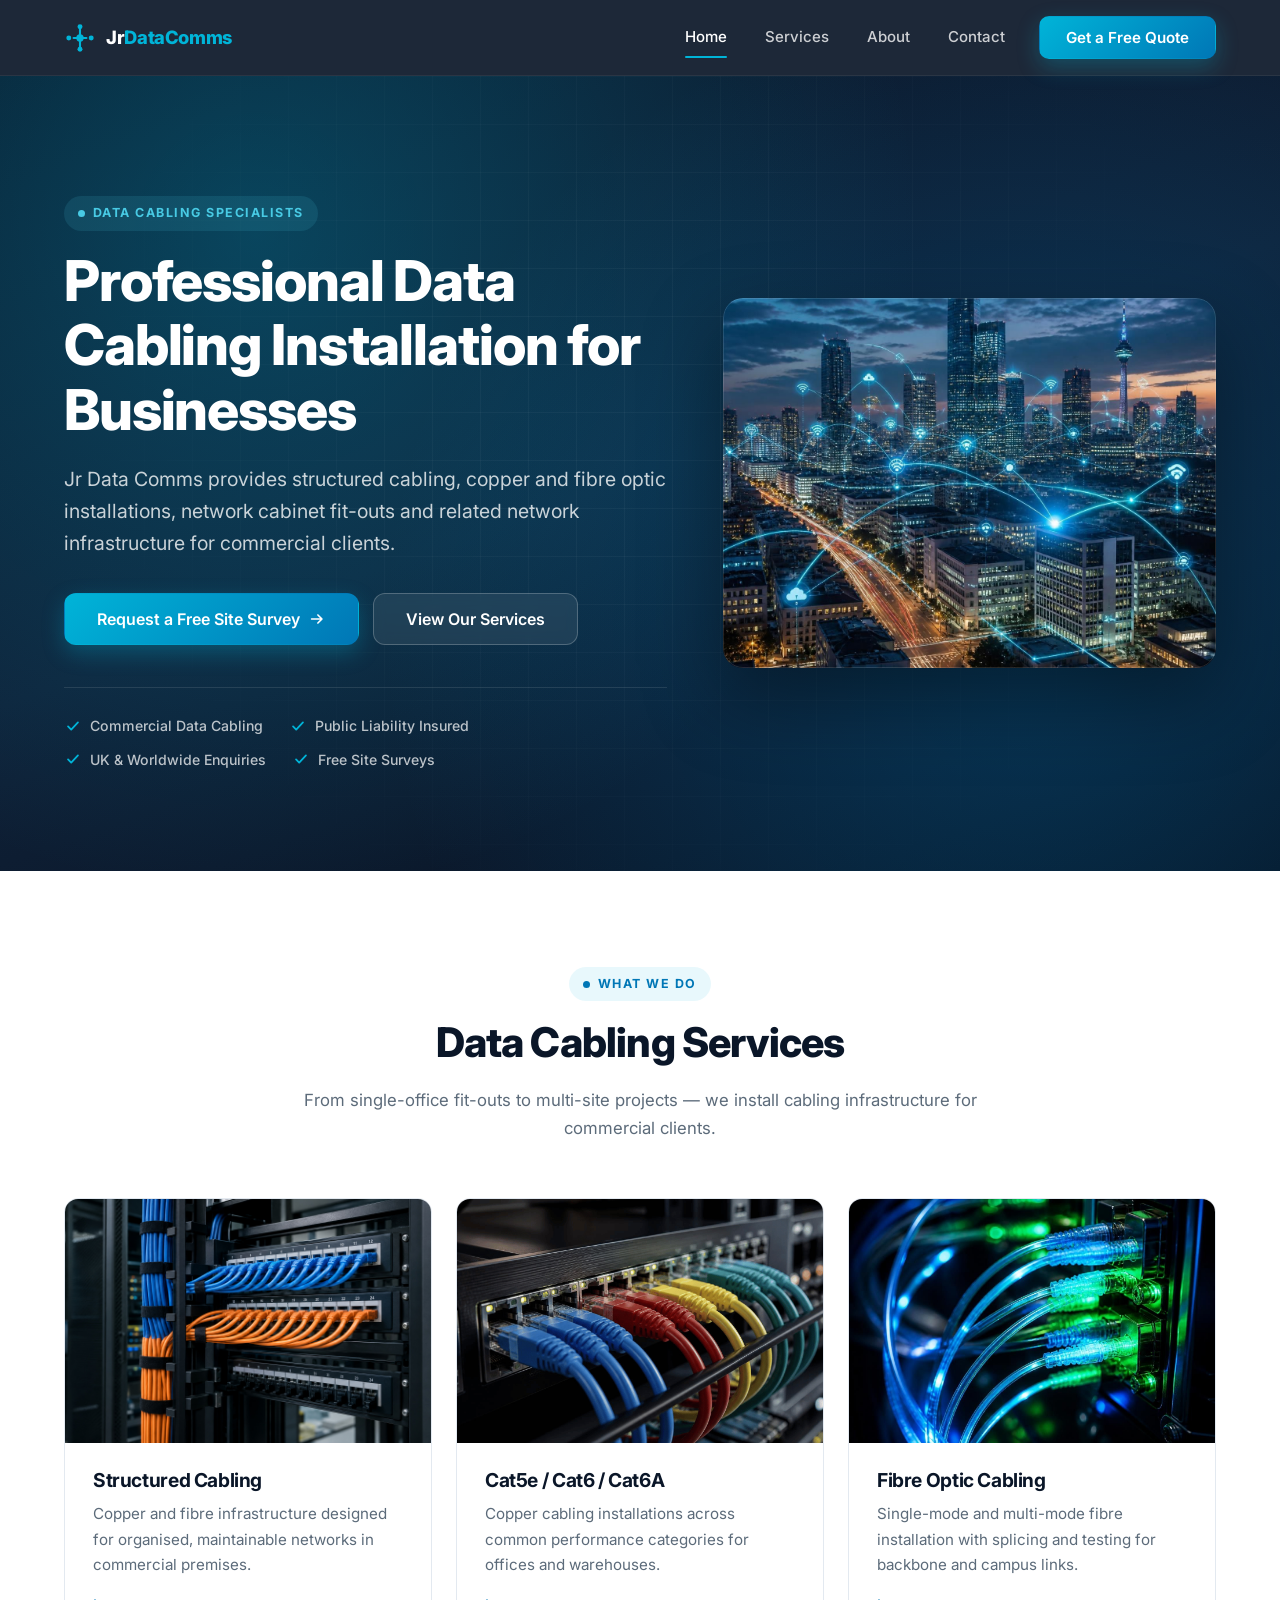
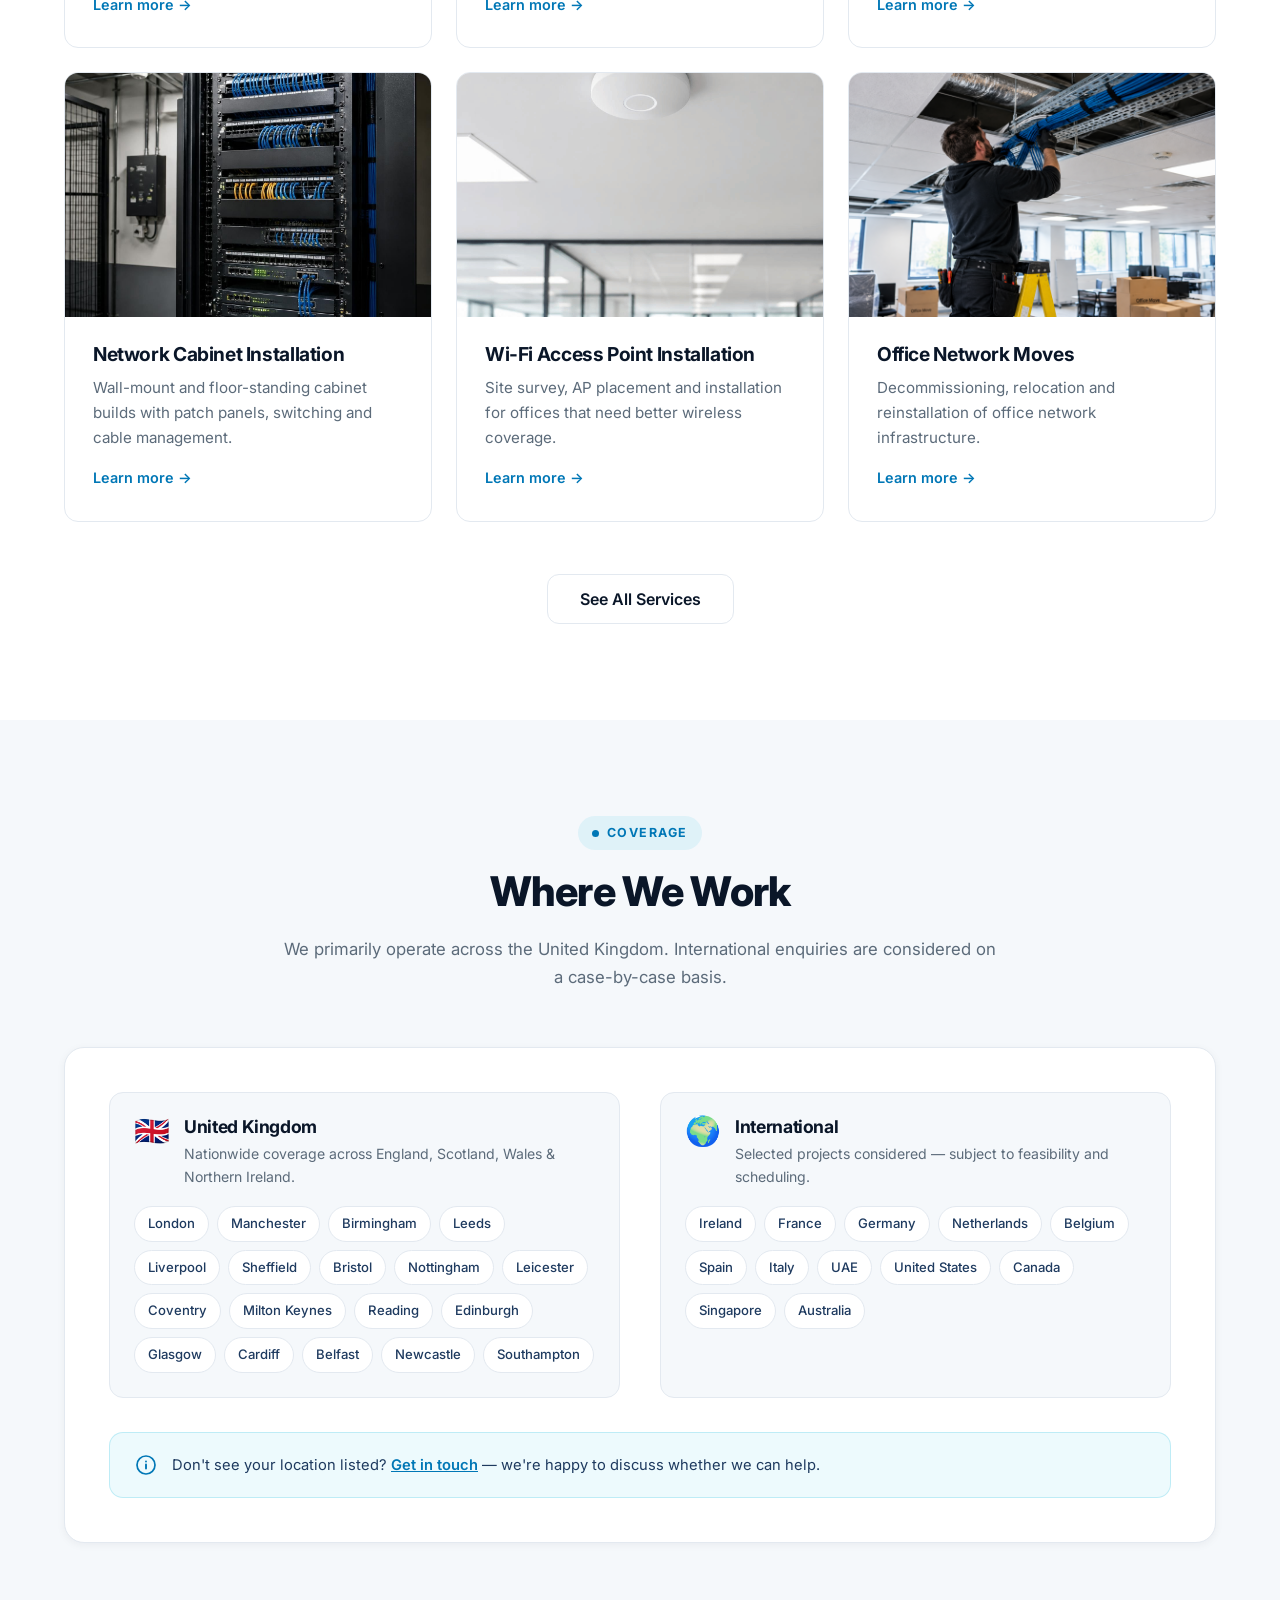
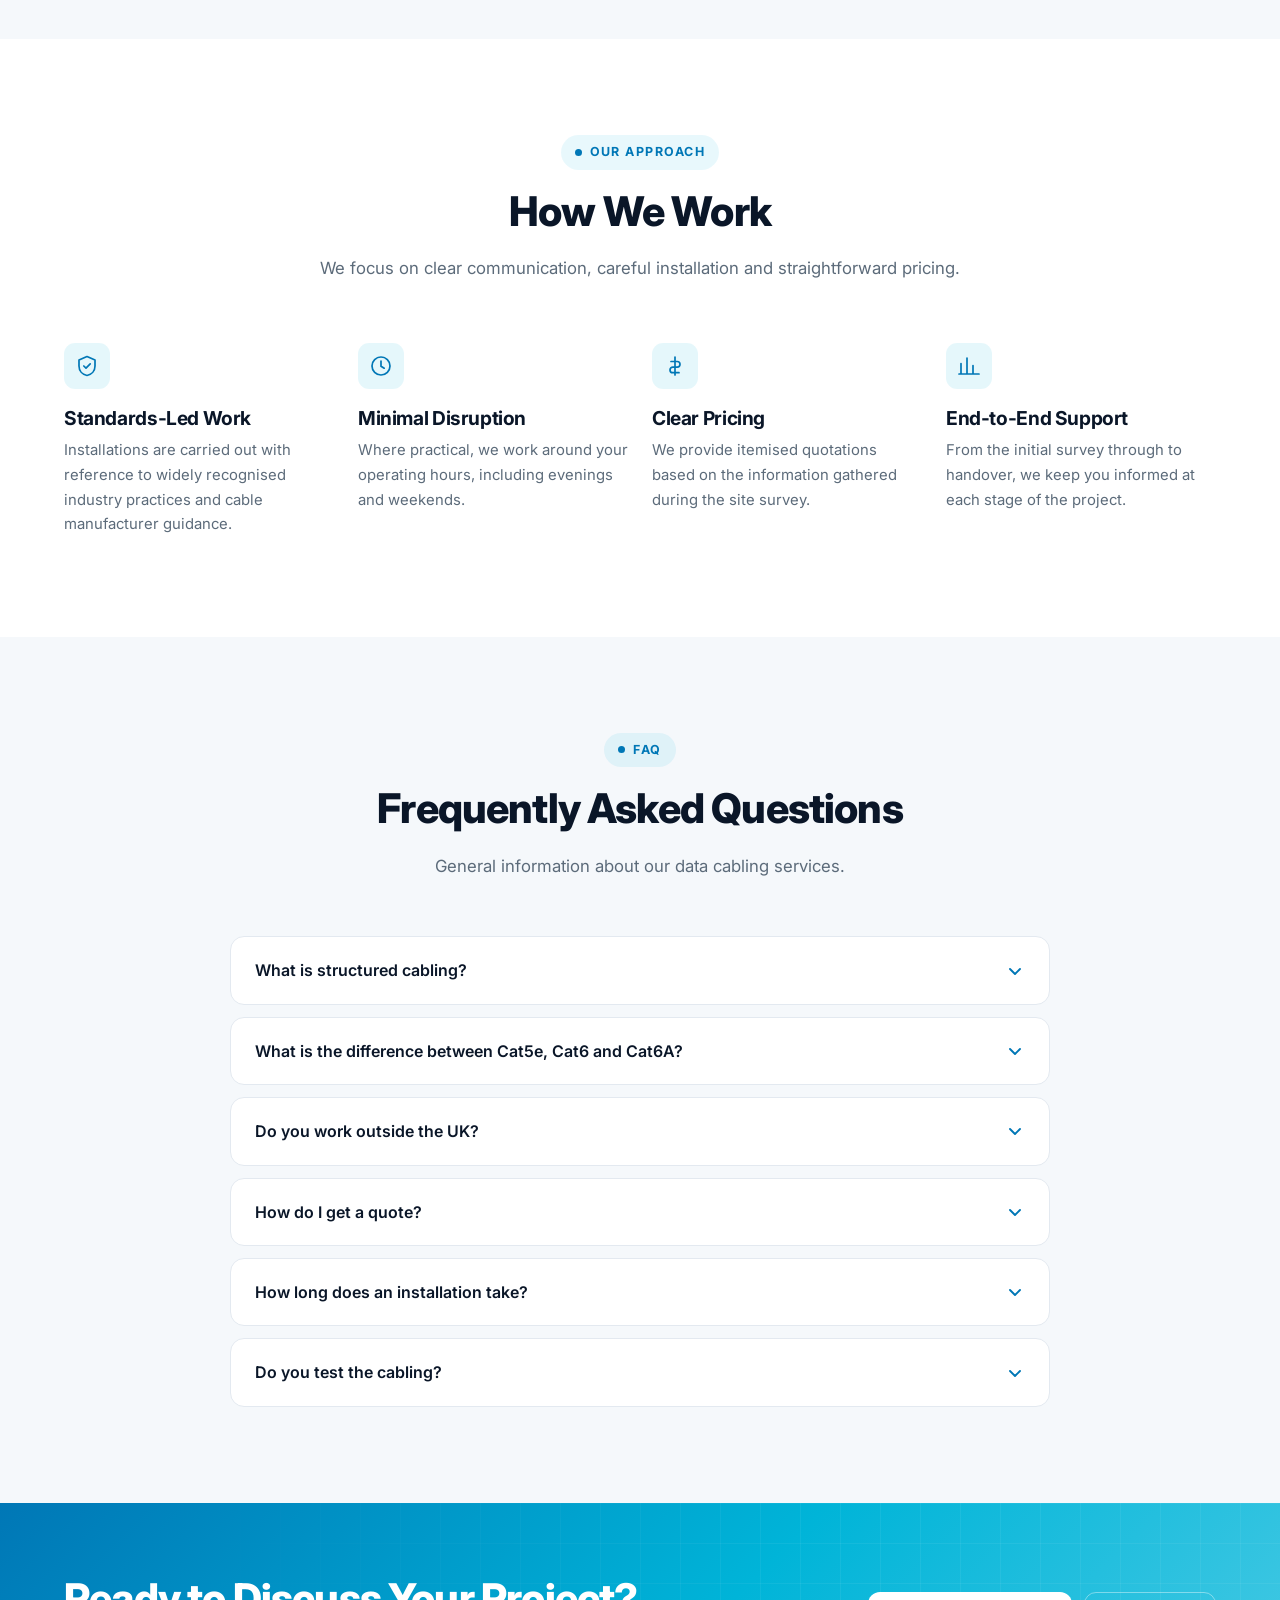
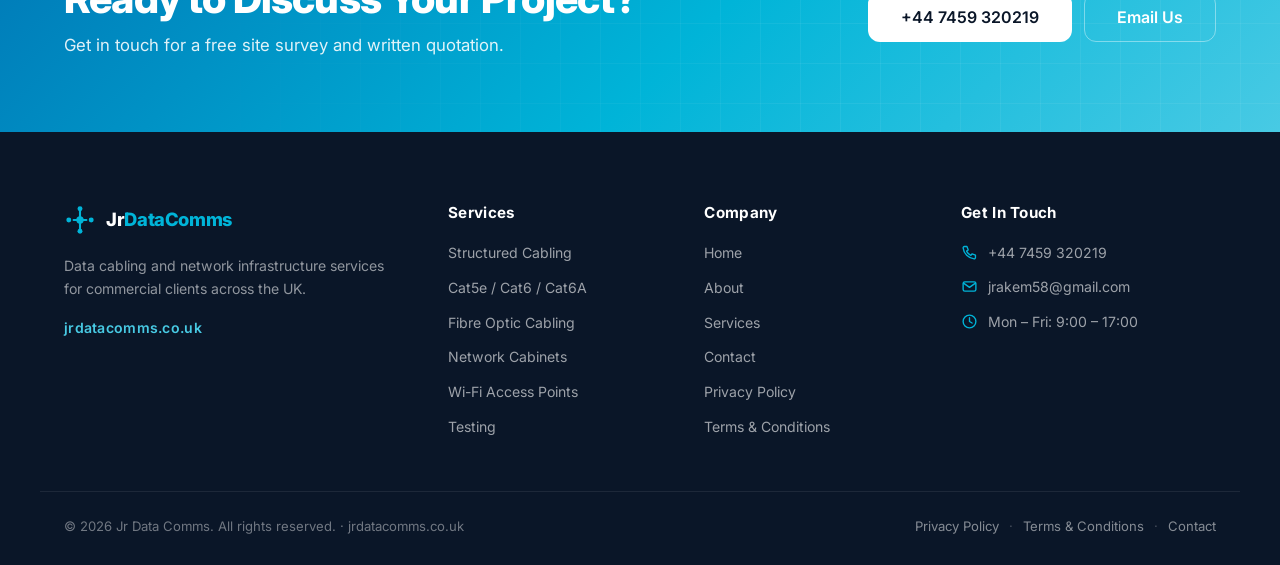
<file: index.html>
<!DOCTYPE html>
<html lang="en">
<head>
<meta charset="UTF-8">
<meta name="viewport" content="width=device-width, initial-scale=1">
<meta name="theme-color" content="#0A1628">
<title>Data Cabling Installation UK | Jr Data Comms | Free Quote</title>
<meta name="description" content="Professional data cabling installation for businesses. Structured cabling, Cat5e/Cat6/Cat6A, fibre optics &amp; Wi-Fi. UK-wide &amp; worldwide. Free site survey.">
<meta name="robots" content="index, follow, max-image-preview:large">
<link rel="canonical" href="https://jrdatacomms.co.uk/">
<link rel="preconnect" href="https://fonts.googleapis.com">
<link rel="preconnect" href="https://fonts.gstatic.com" crossorigin>
<link href="https://fonts.googleapis.com/css2?family=Inter:wght@400;500;600;700;800&display=swap" rel="stylesheet">
<link rel="stylesheet" href="css/style.css">
<link rel="icon" type="image/svg+xml" href="/favicon.svg">
</head>
<body>

<header class="site-header" id="siteHeader">
  <div class="container header-inner">
    <a class="logo" href="index.html" aria-label="Jr Data Comms home">
      <svg class="logo-mark" viewBox="0 0 40 40" aria-hidden="true">
        <path d="M20 8v8M20 24v8M12 20h6M22 20h6" stroke="currentColor" stroke-width="2.6" stroke-linecap="round"/>
        <circle cx="20" cy="20" r="4.6" fill="currentColor"/><circle cx="20" cy="6" r="3.1" fill="currentColor"/>
        <circle cx="20" cy="34" r="3.1" fill="currentColor"/><circle cx="6" cy="20" r="3.1" fill="currentColor"/>
        <circle cx="34" cy="20" r="3.1" fill="currentColor"/>
      </svg>
      <span class="logo-text">Jr<span>DataComms</span></span>
    </a>
    <nav class="nav" id="primaryNav" aria-label="Main navigation">
      <a href="index.html" class="nav-link" aria-current="page">Home</a>
      <a href="services.html" class="nav-link">Services</a>
      <a href="about.html" class="nav-link">About</a>
      <a href="contact.html" class="nav-link">Contact</a>
      <a href="contact.html" class="btn btn-primary nav-cta">Get a Free Quote</a>
    </nav>
    <button class="nav-toggle" id="navToggle" aria-label="Open menu" aria-expanded="false" aria-controls="primaryNav"><span></span><span></span><span></span></button>
  </div>
</header>

<main>

<!-- ===== HERO (with image) ===== -->
<section class="hero hero-with-image">
  <div class="hero-bg" aria-hidden="true"></div>
  <div class="container hero-inner">
    <div class="hero-content">
      <span class="eyebrow eyebrow-light"><span class="eyebrow-dot"></span> Data Cabling Specialists</span>
      <h1>Professional Data Cabling Installation for Businesses</h1>
      <p class="lead">Jr Data Comms provides structured cabling, copper and fibre optic installations, network cabinet fit-outs and related network infrastructure for commercial clients.</p>
      <div class="hero-actions">
        <a href="contact.html" class="btn btn-primary btn-lg">Request a Free Site Survey
          <svg viewBox="0 0 20 20" fill="none"><path d="M4 10h11M11 5.5 15.5 10 11 14.5" stroke="currentColor" stroke-width="1.8" stroke-linecap="round" stroke-linejoin="round"/></svg>
        </a>
        <a href="services.html" class="btn btn-ghost btn-lg">View Our Services</a>
      </div>
      <ul class="trust-bar">
        <li><svg viewBox="0 0 20 20" aria-hidden="true"><path d="m4.5 10.5 3.5 3.5 7.5-8" stroke="currentColor" stroke-width="2" stroke-linecap="round" stroke-linejoin="round" fill="none"/></svg>Commercial Data Cabling</li>
        <li><svg viewBox="0 0 20 20" aria-hidden="true"><path d="m4.5 10.5 3.5 3.5 7.5-8" stroke="currentColor" stroke-width="2" stroke-linecap="round" stroke-linejoin="round" fill="none"/></svg>Public Liability Insured</li>
        <li><svg viewBox="0 0 20 20" aria-hidden="true"><path d="m4.5 10.5 3.5 3.5 7.5-8" stroke="currentColor" stroke-width="2" stroke-linecap="round" stroke-linejoin="round" fill="none"/></svg>UK &amp; Worldwide Enquiries</li>
        <li><svg viewBox="0 0 20 20" aria-hidden="true"><path d="m4.5 10.5 3.5 3.5 7.5-8" stroke="currentColor" stroke-width="2" stroke-linecap="round" stroke-linejoin="round" fill="none"/></svg>Free Site Surveys</li>
      </ul>
    </div>

    <!-- IMAGE: Hero image -->
    <div class="hero-image reveal">
      <img src="images/hero-main.jpg"
           alt="Organised network cabling in a server room with patch panels and structured cabling"
           width="720" height="540"
           loading="eager"
           fetchpriority="high"
           decoding="async">
    </div>
  </div>
</section>

<!-- ===== SERVICES (with images) ===== -->
<section class="section" id="services">
  <div class="container">
    <div class="section-head reveal">
      <span class="eyebrow"><span class="eyebrow-dot"></span> What We Do</span>
      <h2>Data Cabling Services</h2>
      <p>From single-office fit-outs to multi-site projects — we install cabling infrastructure for commercial clients.</p>
    </div>

    <div class="grid grid-3">
      <!-- IMAGE: card image -->
      <article class="card card-with-image reveal" style="--d:.0s">
        <div class="card-image">
          <img src="images/service-structured.jpg"
               alt="Structured cabling installation with neatly bundled copper cables terminating at a patch panel"
               width="600" height="400" loading="lazy" decoding="async">
        </div>
        <div class="card-body">
          <h3>Structured Cabling</h3>
          <p>Copper and fibre infrastructure designed for organised, maintainable networks in commercial premises.</p>
          <a class="card-link" href="services.html#structured">Learn more →</a>
        </div>
      </article>

      <article class="card card-with-image reveal" style="--d:.06s">
        <div class="card-image">
          <img src="images/service-copper.jpg"
               alt="Cat6 patch cords connected to a network switch in a server rack"
               width="600" height="400" loading="lazy" decoding="async">
        </div>
        <div class="card-body">
          <h3>Cat5e / Cat6 / Cat6A</h3>
          <p>Copper cabling installations across common performance categories for offices and warehouses.</p>
          <a class="card-link" href="services.html#copper">Learn more →</a>
        </div>
      </article>

      <article class="card card-with-image reveal" style="--d:.12s">
        <div class="card-image">
          <img src="images/service-fibre.jpg"
               alt="Illuminated fibre optic cables showing blue and green light transmission"
               width="600" height="400" loading="lazy" decoding="async">
        </div>
        <div class="card-body">
          <h3>Fibre Optic Cabling</h3>
          <p>Single-mode and multi-mode fibre installation with splicing and testing for backbone and campus links.</p>
          <a class="card-link" href="services.html#fibre">Learn more →</a>
        </div>
      </article>

      <article class="card card-with-image reveal" style="--d:.0s">
        <div class="card-image">
          <img src="images/service-cabinet.jpg"
               alt="Wall-mounted network cabinet with patch panels and tidy cable management"
               width="600" height="400" loading="lazy" decoding="async">
        </div>
        <div class="card-body">
          <h3>Network Cabinet Installation</h3>
          <p>Wall-mount and floor-standing cabinet builds with patch panels, switching and cable management.</p>
          <a class="card-link" href="services.html#cabinets">Learn more →</a>
        </div>
      </article>

      <article class="card card-with-image reveal" style="--d:.06s">
        <div class="card-image">
          <img src="images/service-wifi.jpg"
               alt="Ceiling-mounted wireless access point in a modern office ceiling"
               width="600" height="400" loading="lazy" decoding="async">
        </div>
        <div class="card-body">
          <h3>Wi-Fi Access Point Installation</h3>
          <p>Site survey, AP placement and installation for offices that need better wireless coverage.</p>
          <a class="card-link" href="services.html#wifi">Learn more →</a>
        </div>
      </article>

      <article class="card card-with-image reveal" style="--d:.12s">
        <div class="card-image">
          <img src="images/service-moves.jpg"
               alt="Technician installing data cabling in an office ceiling during an office move"
               width="600" height="400" loading="lazy" decoding="async">
        </div>
        <div class="card-body">
          <h3>Office Network Moves</h3>
          <p>Decommissioning, relocation and reinstallation of office network infrastructure.</p>
          <a class="card-link" href="services.html#moves">Learn more →</a>
        </div>
      </article>
    </div>

    <div class="section-foot reveal">
      <a href="services.html" class="btn btn-outline btn-lg">See All Services</a>
    </div>
  </div>
</section>

<!-- ===== COVERAGE (with image) ===== -->
<section class="section section-alt" id="areas">
  <div class="container">
    <div class="section-head reveal">
      <span class="eyebrow"><span class="eyebrow-dot"></span> Coverage</span>
      <h2>Where We Work</h2>
      <p>We primarily operate across the United Kingdom. International enquiries are considered on a case-by-case basis.</p>
    </div>

    <div class="coverage-map reveal">
      <div class="coverage-grid">
        <div class="coverage-block">
          <div class="coverage-head">
            <span class="coverage-flag">🇬🇧</span>
            <div><h3>United Kingdom</h3><p>Nationwide coverage across England, Scotland, Wales &amp; Northern Ireland.</p></div>
          </div>
          <div class="areas-list">
            <span class="pill">London</span><span class="pill">Manchester</span><span class="pill">Birmingham</span>
            <span class="pill">Leeds</span><span class="pill">Liverpool</span><span class="pill">Sheffield</span>
            <span class="pill">Bristol</span><span class="pill">Nottingham</span><span class="pill">Leicester</span>
            <span class="pill">Coventry</span><span class="pill">Milton Keynes</span><span class="pill">Reading</span>
            <span class="pill">Edinburgh</span><span class="pill">Glasgow</span><span class="pill">Cardiff</span>
            <span class="pill">Belfast</span><span class="pill">Newcastle</span><span class="pill">Southampton</span>
          </div>
        </div>
        <div class="coverage-block">
          <div class="coverage-head">
            <span class="coverage-flag">🌍</span>
            <div><h3>International</h3><p>Selected projects considered — subject to feasibility and scheduling.</p></div>
          </div>
          <div class="areas-list">
            <span class="pill">Ireland</span><span class="pill">France</span><span class="pill">Germany</span>
            <span class="pill">Netherlands</span><span class="pill">Belgium</span><span class="pill">Spain</span>
            <span class="pill">Italy</span><span class="pill">UAE</span><span class="pill">United States</span>
            <span class="pill">Canada</span><span class="pill">Singapore</span><span class="pill">Australia</span>
          </div>
        </div>
      </div>
      <div class="coverage-note">
        <svg viewBox="0 0 24 24" fill="none"><circle cx="12" cy="12" r="9" stroke="currentColor" stroke-width="1.7"/><path d="M12 8.5v.01M12 11.5v4" stroke="currentColor" stroke-width="1.9" stroke-linecap="round"/></svg>
        <p>Don't see your location listed? <a href="contact.html">Get in touch</a> — we're happy to discuss whether we can help.</p>
      </div>
    </div>
  </div>
</section>

<!-- ===== APPROACH (unchanged, icon-based) ===== -->
<section class="section" id="why">
  <div class="container">
    <div class="section-head reveal">
      <span class="eyebrow"><span class="eyebrow-dot"></span> Our Approach</span>
      <h2>How We Work</h2>
      <p>We focus on clear communication, careful installation and straightforward pricing.</p>
    </div>
    <div class="grid grid-4">
      <div class="feature reveal" style="--d:.0s">
        <div class="feature-icon"><svg viewBox="0 0 24 24" fill="none"><path d="M12 2.5 4 6v6c0 5 3.4 8.6 8 9.5 4.6-.9 8-4.5 8-9.5V6l-8-3.5Z" stroke="currentColor" stroke-width="1.7" stroke-linejoin="round"/><path d="m8.8 12 2.2 2.2 4.2-4.4" stroke="currentColor" stroke-width="1.7" stroke-linecap="round" stroke-linejoin="round"/></svg></div>
        <h3>Standards-Led Work</h3>
        <p>Installations are carried out with reference to widely recognised industry practices and cable manufacturer guidance.</p>
      </div>
      <div class="feature reveal" style="--d:.06s">
        <div class="feature-icon"><svg viewBox="0 0 24 24" fill="none"><circle cx="12" cy="12" r="9" stroke="currentColor" stroke-width="1.7"/><path d="M12 7v5.2l3.2 2" stroke="currentColor" stroke-width="1.7" stroke-linecap="round" stroke-linejoin="round"/></svg></div>
        <h3>Minimal Disruption</h3>
        <p>Where practical, we work around your operating hours, including evenings and weekends.</p>
      </div>
      <div class="feature reveal" style="--d:.12s">
        <div class="feature-icon"><svg viewBox="0 0 24 24" fill="none"><path d="M12 3v18M8 7.5h6.2a2.8 2.8 0 0 1 0 5.6H9.8a2.8 2.8 0 0 0 0 5.6H16" stroke="currentColor" stroke-width="1.7" stroke-linecap="round" stroke-linejoin="round"/></svg></div>
        <h3>Clear Pricing</h3>
        <p>We provide itemised quotations based on the information gathered during the site survey.</p>
      </div>
      <div class="feature reveal" style="--d:.18s">
        <div class="feature-icon"><svg viewBox="0 0 24 24" fill="none"><path d="M4 20V9.5M10 20V4M16 20v-8.5M22 20h-20" stroke="currentColor" stroke-width="1.7" stroke-linecap="round"/></svg></div>
        <h3>End-to-End Support</h3>
        <p>From the initial survey through to handover, we keep you informed at each stage of the project.</p>
      </div>
    </div>
  </div>
</section>

<!-- ===== FAQ (unchanged) ===== -->
<section class="section section-alt" id="faq" aria-labelledby="faq-heading">
  <div class="container">
    <div class="section-head reveal">
      <span class="eyebrow"><span class="eyebrow-dot"></span> FAQ</span>
      <h2 id="faq-heading">Frequently Asked Questions</h2>
      <p>General information about our data cabling services.</p>
    </div>
    <div class="faq-list reveal">
      <details class="faq-item"><summary><span>What is structured cabling?</span><svg viewBox="0 0 20 20" fill="none"><path d="M5 8l5 5 5-5" stroke="currentColor" stroke-width="1.9" stroke-linecap="round" stroke-linejoin="round"/></svg></summary><div class="faq-body"><p>Structured cabling is a cabling system designed to carry voice, data and video signals across a building in an organised, maintainable way. It is typically installed with reference to widely recognised industry guidance such as TIA/EIA and ISO/IEC cabling standards.</p></div></details>
      <details class="faq-item"><summary><span>What is the difference between Cat5e, Cat6 and Cat6A?</span><svg viewBox="0 0 20 20" fill="none"><path d="M5 8l5 5 5-5" stroke="currentColor" stroke-width="1.9" stroke-linecap="round" stroke-linejoin="round"/></svg></summary><div class="faq-body"><p><strong>Cat5e</strong> is commonly used for 1Gbps networks. <strong>Cat6</strong> is often specified for modern offices where higher throughput over shorter distances is required. <strong>Cat6A</strong> is generally chosen for higher bandwidth over longer runs.</p></div></details>
      <details class="faq-item"><summary><span>Do you work outside the UK?</span><svg viewBox="0 0 20 20" fill="none"><path d="M5 8l5 5 5-5" stroke="currentColor" stroke-width="1.9" stroke-linecap="round" stroke-linejoin="round"/></svg></summary><div class="faq-body"><p>We primarily operate across the United Kingdom. International enquiries are considered on a case-by-case basis.</p></div></details>
      <details class="faq-item"><summary><span>How do I get a quote?</span><svg viewBox="0 0 20 20" fill="none"><path d="M5 8l5 5 5-5" stroke="currentColor" stroke-width="1.9" stroke-linecap="round" stroke-linejoin="round"/></svg></summary><div class="faq-body"><p>Call <a href="tel:+447459320219">+44 7459 320219</a>, email <a href="mailto:jrakem58@gmail.com">jrakem58@gmail.com</a>, or use the <a href="contact.html">contact form</a>.</p></div></details>
      <details class="faq-item"><summary><span>How long does an installation take?</span><svg viewBox="0 0 20 20" fill="none"><path d="M5 8l5 5 5-5" stroke="currentColor" stroke-width="1.9" stroke-linecap="round" stroke-linejoin="round"/></svg></summary><div class="faq-body"><p>Timescales vary depending on site size, cable type and access. We'll provide an indicative schedule with your quotation.</p></div></details>
      <details class="faq-item"><summary><span>Do you test the cabling?</span><svg viewBox="0 0 20 20" fill="none"><path d="M5 8l5 5 5-5" stroke="currentColor" stroke-width="1.9" stroke-linecap="round" stroke-linejoin="round"/></svg></summary><div class="faq-body"><p>Testing is available as part of the installation scope and can also be provided as a standalone service.</p></div></details>
    </div>
  </div>
</section>

<!-- ===== CTA ===== -->
<section class="cta-band">
  <div class="container cta-inner">
    <div class="cta-copy reveal">
      <h2>Ready to Discuss Your Project?</h2>
      <p>Get in touch for a free site survey and written quotation.</p>
    </div>
    <div class="cta-actions reveal" style="--d:.08s">
      <a href="tel:+447459320219" class="btn btn-white btn-lg">+44 7459 320219</a>
      <a href="mailto:jrakem58@gmail.com" class="btn btn-ghost-light btn-lg">Email Us</a>
    </div>
  </div>
</section>

</main>

<footer class="site-footer">
  <div class="container footer-grid">
    <div class="footer-brand">
      <a class="logo logo-footer" href="index.html">
        <svg class="logo-mark" viewBox="0 0 40 40" aria-hidden="true"><path d="M20 8v8M20 24v8M12 20h6M22 20h6" stroke="currentColor" stroke-width="2.6" stroke-linecap="round"/><circle cx="20" cy="20" r="4.6" fill="currentColor"/><circle cx="20" cy="6" r="3.1" fill="currentColor"/><circle cx="20" cy="34" r="3.1" fill="currentColor"/><circle cx="6" cy="20" r="3.1" fill="currentColor"/><circle cx="34" cy="20" r="3.1" fill="currentColor"/></svg>
        <span class="logo-text">Jr<span>DataComms</span></span>
      </a>
      <p>Data cabling and network infrastructure services for commercial clients across the UK.</p>
      <p class="footer-url">jrdatacomms.co.uk</p>
    </div>
    <div class="footer-col"><h4>Services</h4><ul><li><a href="services.html#structured">Structured Cabling</a></li><li><a href="services.html#copper">Cat5e / Cat6 / Cat6A</a></li><li><a href="services.html#fibre">Fibre Optic Cabling</a></li><li><a href="services.html#cabinets">Network Cabinets</a></li><li><a href="services.html#wifi">Wi-Fi Access Points</a></li><li><a href="services.html#testing">Testing</a></li></ul></div>
    <div class="footer-col"><h4>Company</h4><ul><li><a href="index.html">Home</a></li><li><a href="about.html">About</a></li><li><a href="services.html">Services</a></li><li><a href="contact.html">Contact</a></li><li><a href="privacy.html">Privacy Policy</a></li><li><a href="terms.html">Terms &amp; Conditions</a></li></ul></div>
    <div class="footer-col"><h4>Get In Touch</h4><ul class="footer-contact"><li><svg viewBox="0 0 20 20" fill="none"><path d="M4 3h3l1.5 4-2 1.4a11 11 0 0 0 5.1 5.1l1.4-2 4 1.5v3a1.5 1.5 0 0 1-1.6 1.5A14.5 14.5 0 0 1 2.5 4.6 1.5 1.5 0 0 1 4 3Z" stroke="currentColor" stroke-width="1.6" stroke-linejoin="round"/></svg><a href="tel:+447459320219">+44 7459 320219</a></li><li><svg viewBox="0 0 20 20" fill="none"><rect x="2.5" y="4.5" width="15" height="11" rx="2" stroke="currentColor" stroke-width="1.6"/><path d="m3 6 7 5 7-5" stroke="currentColor" stroke-width="1.6" stroke-linecap="round" stroke-linejoin="round"/></svg><a href="mailto:jrakem58@gmail.com">jrakem58@gmail.com</a></li><li><svg viewBox="0 0 20 20" fill="none"><circle cx="10" cy="10" r="7.5" stroke="currentColor" stroke-width="1.6"/><path d="M10 5.5V10l3 1.8" stroke="currentColor" stroke-width="1.6" stroke-linecap="round" stroke-linejoin="round"/></svg><span>Mon – Fri: 9:00 – 17:00</span></li></ul></div>
  </div>
  <div class="container footer-bottom">
    <p>&copy; <span id="year">2025</span> Jr Data Comms. All rights reserved. &middot; jrdatacomms.co.uk</p>
    <p class="footer-legal"><a href="privacy.html">Privacy Policy</a> <span aria-hidden="true">·</span> <a href="terms.html">Terms &amp; Conditions</a> <span aria-hidden="true">·</span> <a href="contact.html">Contact</a></p>
  </div>
</footer>

<script src="js/main.js" defer></script>
</body>
</html>
</file>
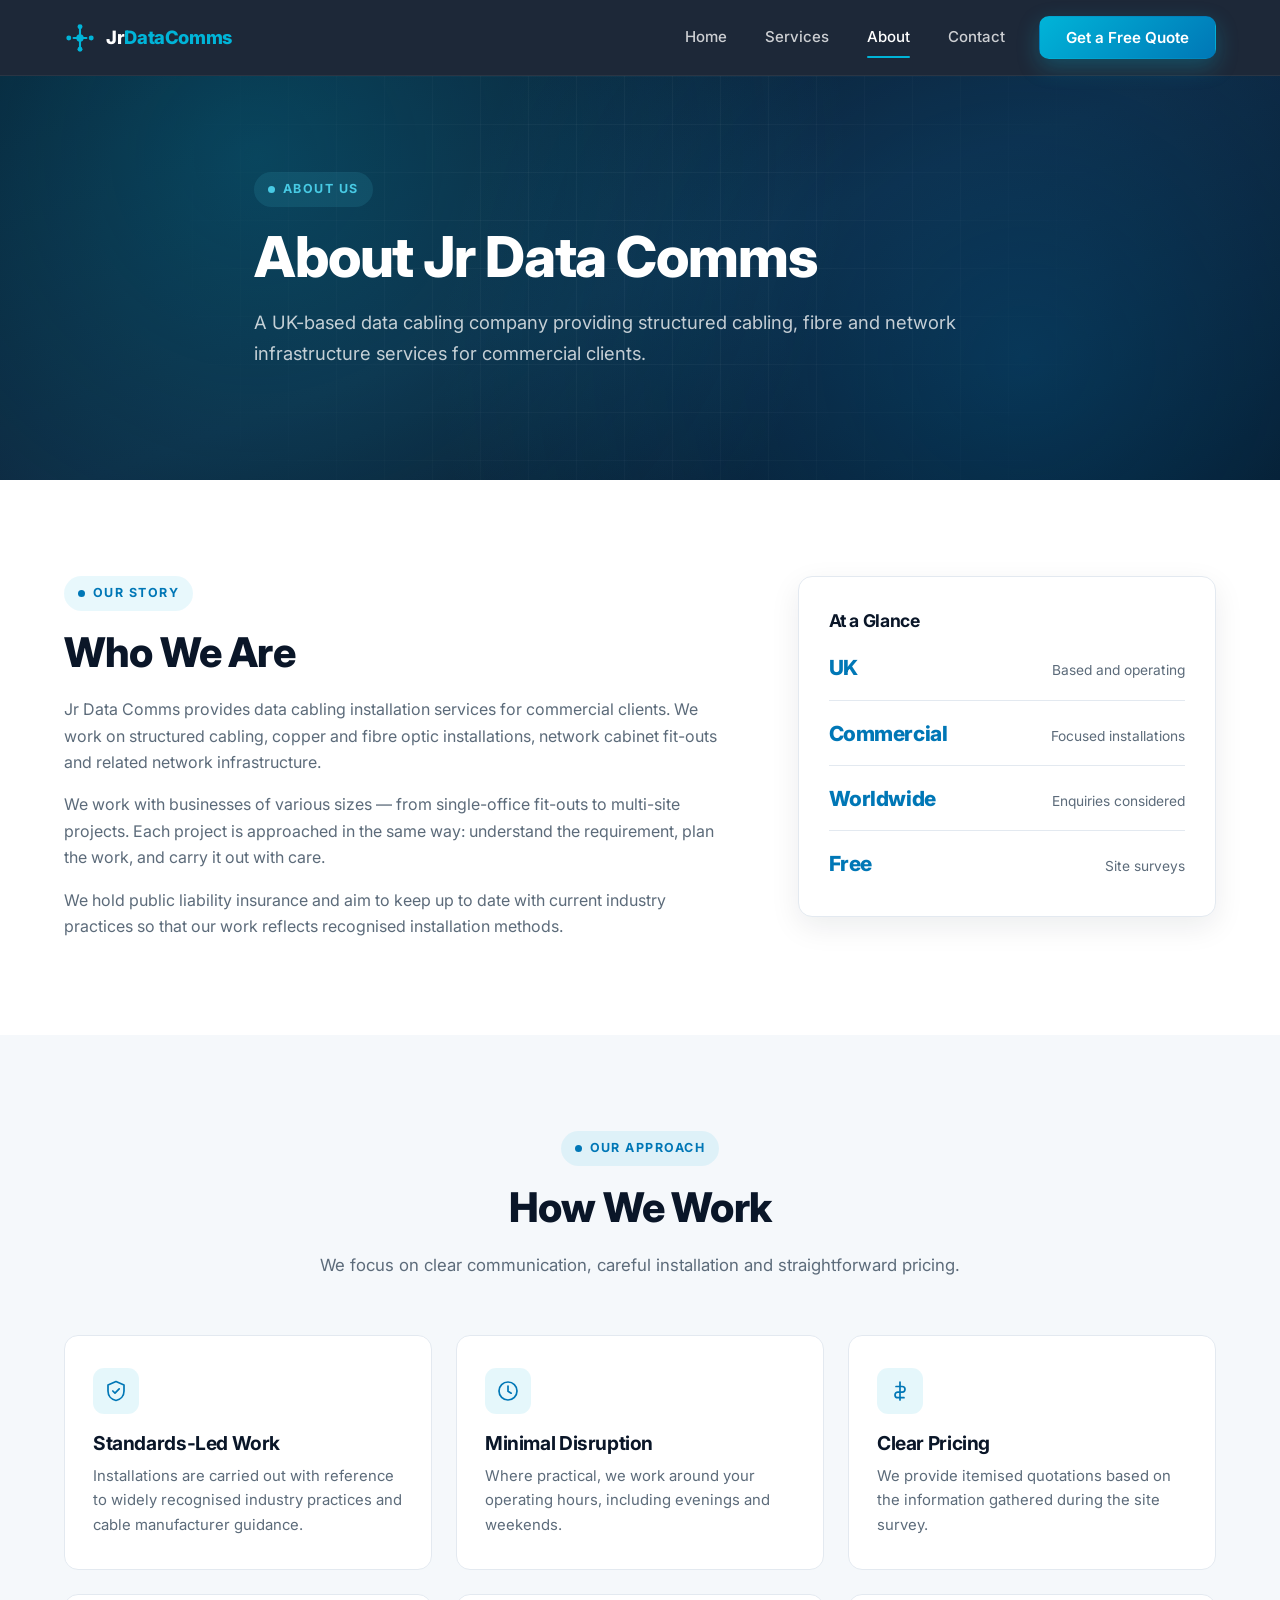
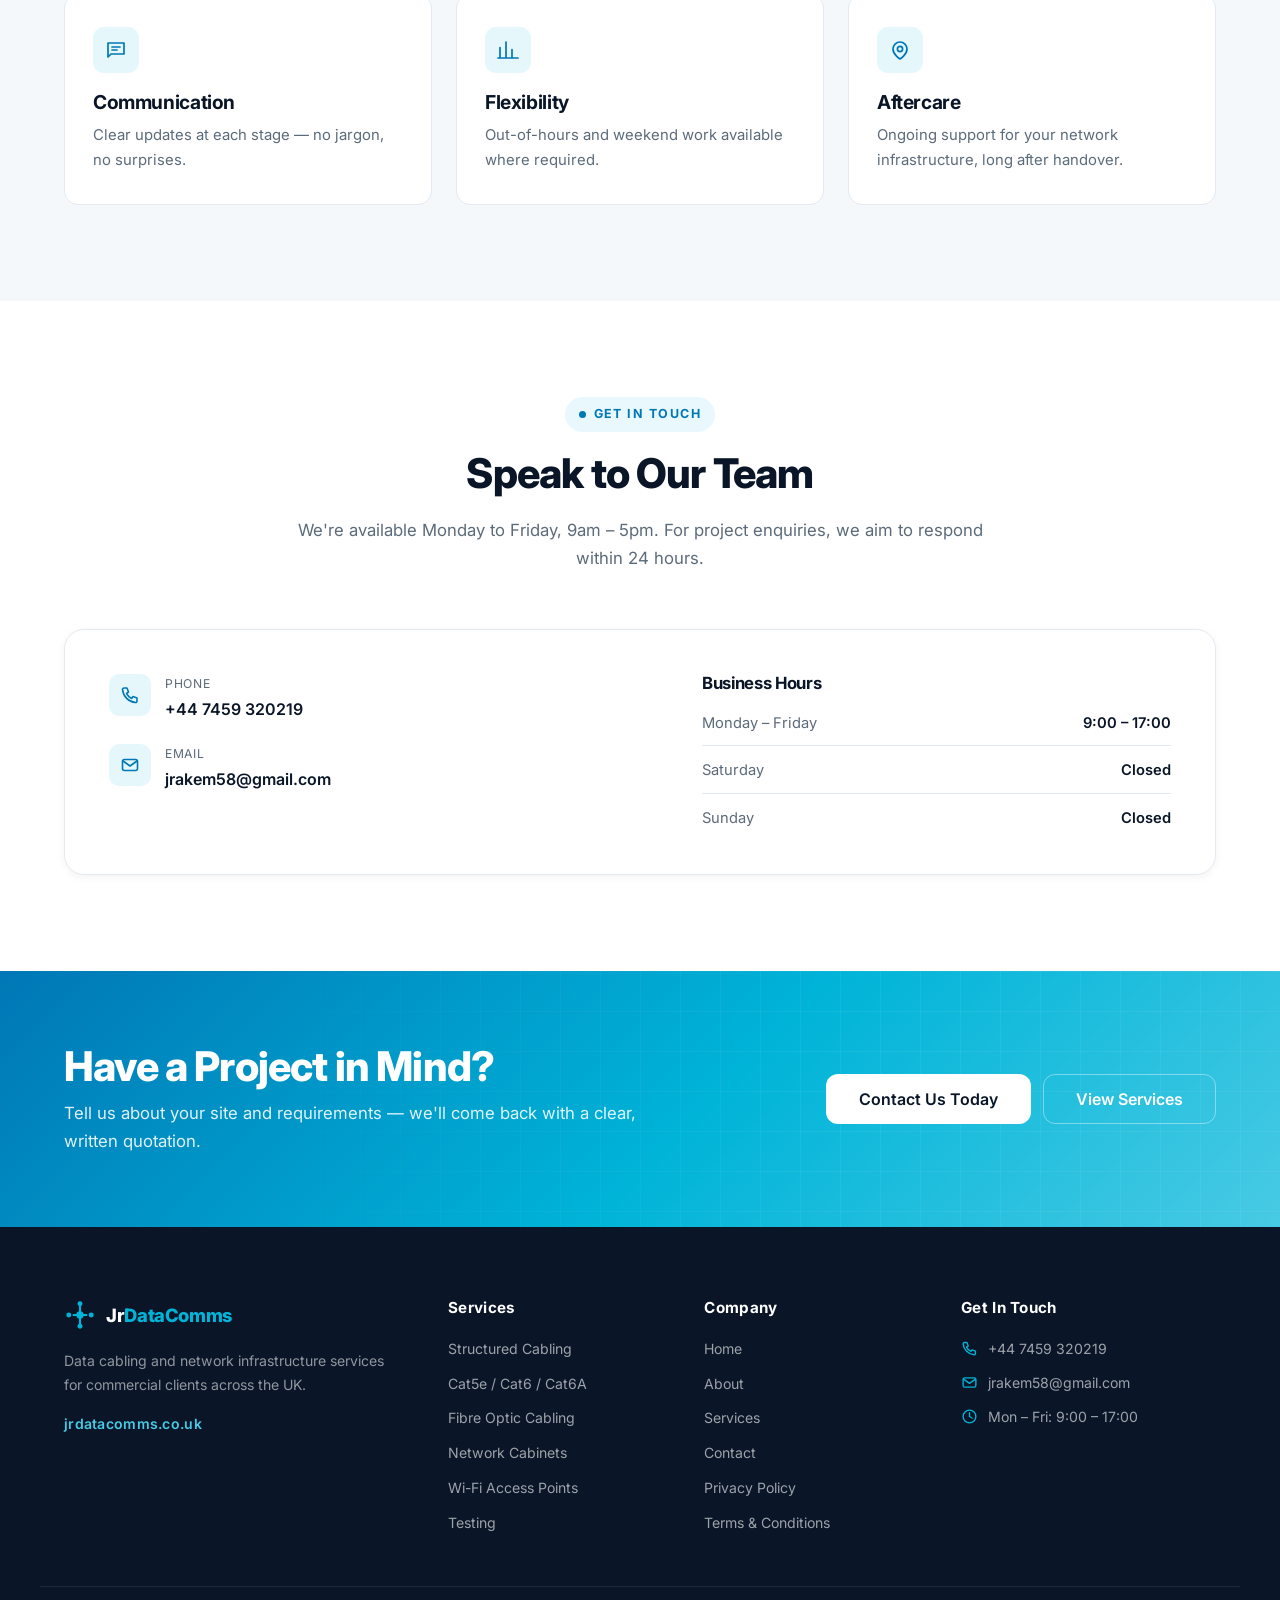
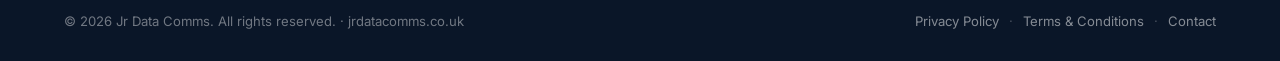
<file: about.html>
<!DOCTYPE html>
<html lang="en">
<head>
<meta charset="UTF-8">
<meta name="viewport" content="width=device-width, initial-scale=1">
<meta name="theme-color" content="#0A1628">
<title>About Jr Data Comms | Data Cabling Specialists</title>
<meta name="description" content="About Jr Data Comms — a UK-based data cabling company providing structured cabling, fibre and network infrastructure services to commercial clients.">
<meta name="robots" content="index, follow">
<link rel="canonical" href="https://jrdatacomms.co.uk/about.html">
<meta property="og:type" content="website">
<meta property="og:url" content="https://jrdatacomms.co.uk/about.html">
<meta property="og:title" content="About Jr Data Comms">
<meta property="og:description" content="A UK-based data cabling company providing structured cabling, fibre and network infrastructure services.">
<meta property="og:image" content="https://jrdatacomms.co.uk/images/og-about.jpg">
<meta name="twitter:card" content="summary_large_image">
<link rel="preconnect" href="https://fonts.googleapis.com">
<link rel="preconnect" href="https://fonts.gstatic.com" crossorigin>
<link href="https://fonts.googleapis.com/css2?family=Inter:wght@400;500;600;700;800&display=swap" rel="stylesheet">
<link rel="stylesheet" href="css/style.css">
<link rel="icon" type="image/svg+xml" href="/favicon.svg">
<link rel="manifest" href="/site.webmanifest">
<script type="application/ld+json">
{
  "@context": "https://schema.org",
  "@type": "BreadcrumbList",
  "itemListElement": [
    { "@type": "ListItem", "position": 1, "name": "Home", "item": "https://jrdatacomms.co.uk/" },
    { "@type": "ListItem", "position": 2, "name": "About", "item": "https://jrdatacomms.co.uk/about.html" }
  ]
}
</script>
</head>
<body>

<header class="site-header" id="siteHeader">
  <div class="container header-inner">
    <a class="logo" href="index.html" aria-label="Jr Data Comms home">
      <svg class="logo-mark" viewBox="0 0 40 40" aria-hidden="true">
        <path d="M20 8v8M20 24v8M12 20h6M22 20h6" stroke="currentColor" stroke-width="2.6" stroke-linecap="round"/>
        <circle cx="20" cy="20" r="4.6" fill="currentColor"/><circle cx="20" cy="6" r="3.1" fill="currentColor"/>
        <circle cx="20" cy="34" r="3.1" fill="currentColor"/><circle cx="6" cy="20" r="3.1" fill="currentColor"/>
        <circle cx="34" cy="20" r="3.1" fill="currentColor"/>
      </svg>
      <span class="logo-text">Jr<span>DataComms</span></span>
    </a>
    <nav class="nav" id="primaryNav" aria-label="Main navigation">
      <a href="index.html" class="nav-link">Home</a>
      <a href="services.html" class="nav-link">Services</a>
      <a href="about.html" class="nav-link" aria-current="page">About</a>
      <a href="contact.html" class="nav-link">Contact</a>
      <a href="contact.html" class="btn btn-primary nav-cta">Get a Free Quote</a>
    </nav>
    <button class="nav-toggle" id="navToggle" aria-label="Open menu" aria-expanded="false" aria-controls="primaryNav"><span></span><span></span><span></span></button>
  </div>
</header>

<main>

<section class="page-hero">
  <div class="hero-bg" aria-hidden="true"></div>
  <div class="container page-hero-inner">
    <span class="eyebrow eyebrow-light"><span class="eyebrow-dot"></span> About Us</span>
    <h1>About Jr Data Comms</h1>
    <p class="lead">A UK-based data cabling company providing structured cabling, fibre and network infrastructure services for commercial clients.</p>
  </div>
</section>

<section class="section">
  <div class="container about-grid">
    <div class="about-copy reveal">
      <span class="eyebrow"><span class="eyebrow-dot"></span> Our Story</span>
      <h2>Who We Are</h2>
      <p>Jr Data Comms provides data cabling installation services for commercial clients. We work on structured cabling, copper and fibre optic installations, network cabinet fit-outs and related network infrastructure.</p>
      <p>We work with businesses of various sizes — from single-office fit-outs to multi-site projects. Each project is approached in the same way: understand the requirement, plan the work, and carry it out with care.</p>
      <p>We hold public liability insurance and aim to keep up to date with current industry practices so that our work reflects recognised installation methods.</p>
    </div>
    <div class="about-side reveal" style="--d:.1s">
      <div class="side-card">
        <h3>At a Glance</h3>
        <ul class="stat-list">
          <li><strong>UK</strong><span>Based and operating</span></li>
          <li><strong>Commercial</strong><span>Focused installations</span></li>
          <li><strong>Worldwide</strong><span>Enquiries considered</span></li>
          <li><strong>Free</strong><span>Site surveys</span></li>
        </ul>
      </div>
    </div>
  </div>
</section>

<section class="section section-alt">
  <div class="container">
    <div class="section-head reveal">
      <span class="eyebrow"><span class="eyebrow-dot"></span> Our Approach</span>
      <h2>How We Work</h2>
      <p>We focus on clear communication, careful installation and straightforward pricing.</p>
    </div>
    <div class="grid grid-3">
      <div class="feature feature-card reveal" style="--d:.0s">
        <div class="feature-icon"><svg viewBox="0 0 24 24" fill="none"><path d="M12 2.5 4 6v6c0 5 3.4 8.6 8 9.5 4.6-.9 8-4.5 8-9.5V6l-8-3.5Z" stroke="currentColor" stroke-width="1.7" stroke-linejoin="round"/><path d="m8.8 12 2.2 2.2 4.2-4.4" stroke="currentColor" stroke-width="1.7" stroke-linecap="round" stroke-linejoin="round"/></svg></div>
        <h3>Standards-Led Work</h3>
        <p>Installations are carried out with reference to widely recognised industry practices and cable manufacturer guidance.</p>
      </div>
      <div class="feature feature-card reveal" style="--d:.06s">
        <div class="feature-icon"><svg viewBox="0 0 24 24" fill="none"><circle cx="12" cy="12" r="9" stroke="currentColor" stroke-width="1.7"/><path d="M12 7v5.2l3.2 2" stroke="currentColor" stroke-width="1.7" stroke-linecap="round" stroke-linejoin="round"/></svg></div>
        <h3>Minimal Disruption</h3>
        <p>Where practical, we work around your operating hours, including evenings and weekends.</p>
      </div>
      <div class="feature feature-card reveal" style="--d:.12s">
        <div class="feature-icon"><svg viewBox="0 0 24 24" fill="none"><path d="M12 3v18M8 7.5h6.2a2.8 2.8 0 0 1 0 5.6H9.8a2.8 2.8 0 0 0 0 5.6H16" stroke="currentColor" stroke-width="1.7" stroke-linecap="round" stroke-linejoin="round"/></svg></div>
        <h3>Clear Pricing</h3>
        <p>We provide itemised quotations based on the information gathered during the site survey.</p>
      </div>
      <div class="feature feature-card reveal" style="--d:.0s">
        <div class="feature-icon"><svg viewBox="0 0 24 24" fill="none"><path d="M4 5h16v11H7l-3 3V5Z" stroke="currentColor" stroke-width="1.7" stroke-linejoin="round"/><path d="M8 9h8M8 12h5" stroke="currentColor" stroke-width="1.7" stroke-linecap="round"/></svg></div>
        <h3>Communication</h3>
        <p>Clear updates at each stage — no jargon, no surprises.</p>
      </div>
      <div class="feature feature-card reveal" style="--d:.06s">
        <div class="feature-icon"><svg viewBox="0 0 24 24" fill="none"><path d="M4 20V9.5M10 20V4M16 20v-8.5M22 20h-20" stroke="currentColor" stroke-width="1.7" stroke-linecap="round"/></svg></div>
        <h3>Flexibility</h3>
        <p>Out-of-hours and weekend work available where required.</p>
      </div>
      <div class="feature feature-card reveal" style="--d:.12s">
        <div class="feature-icon"><svg viewBox="0 0 24 24" fill="none"><path d="M12 21s-7-4.3-7-10a7 7 0 0 1 14 0c0 5.7-7 10-7 10Z" stroke="currentColor" stroke-width="1.7" stroke-linejoin="round"/><circle cx="12" cy="11" r="2.6" stroke="currentColor" stroke-width="1.7"/></svg></div>
        <h3>Aftercare</h3>
        <p>Ongoing support for your network infrastructure, long after handover.</p>
      </div>
    </div>
  </div>
</section>

<section class="section">
  <div class="container">
    <div class="section-head reveal">
      <span class="eyebrow"><span class="eyebrow-dot"></span> Get in Touch</span>
      <h2>Speak to Our Team</h2>
      <p>We're available Monday to Friday, 9am – 5pm. For project enquiries, we aim to respond within 24 hours.</p>
    </div>
    <div class="contact-block reveal">
      <div class="contact-info">
        <div class="info-item">
          <div class="info-icon"><svg viewBox="0 0 20 20" fill="none"><path d="M4 3h3l1.5 4-2 1.4a11 11 0 0 0 5.1 5.1l1.4-2 4 1.5v3a1.5 1.5 0 0 1-1.6 1.5A14.5 14.5 0 0 1 2.5 4.6 1.5 1.5 0 0 1 4 3Z" stroke="currentColor" stroke-width="1.6" stroke-linejoin="round"/></svg></div>
          <div><small>Phone</small><a href="tel:+447459320219">+44 7459 320219</a></div>
        </div>
        <div class="info-item">
          <div class="info-icon"><svg viewBox="0 0 20 20" fill="none"><rect x="2.5" y="4.5" width="15" height="11" rx="2" stroke="currentColor" stroke-width="1.6"/><path d="m3 6 7 5 7-5" stroke="currentColor" stroke-width="1.6" stroke-linecap="round" stroke-linejoin="round"/></svg></div>
          <div><small>Email</small><a href="mailto:jrakem58@gmail.com">jrakem58@gmail.com</a></div>
        </div>
      </div>
      <div class="contact-hours">
        <h3>Business Hours</h3>
        <ul>
          <li><span>Monday – Friday</span><strong>9:00 – 17:00</strong></li>
          <li><span>Saturday</span><strong>Closed</strong></li>
          <li><span>Sunday</span><strong>Closed</strong></li>
        </ul>
      </div>
    </div>
  </div>
</section>

<section class="cta-band">
  <div class="container cta-inner">
    <div class="cta-copy reveal">
      <h2>Have a Project in Mind?</h2>
      <p>Tell us about your site and requirements — we'll come back with a clear, written quotation.</p>
    </div>
    <div class="cta-actions reveal" style="--d:.08s">
      <a href="contact.html" class="btn btn-white btn-lg">Contact Us Today</a>
      <a href="services.html" class="btn btn-ghost-light btn-lg">View Services</a>
    </div>
  </div>
</section>

</main>

<footer class="site-footer">
  <div class="container footer-grid">
    <div class="footer-brand">
      <a class="logo logo-footer" href="index.html">
        <svg class="logo-mark" viewBox="0 0 40 40" aria-hidden="true">
          <path d="M20 8v8M20 24v8M12 20h6M22 20h6" stroke="currentColor" stroke-width="2.6" stroke-linecap="round"/>
          <circle cx="20" cy="20" r="4.6" fill="currentColor"/><circle cx="20" cy="6" r="3.1" fill="currentColor"/>
          <circle cx="20" cy="34" r="3.1" fill="currentColor"/><circle cx="6" cy="20" r="3.1" fill="currentColor"/>
          <circle cx="34" cy="20" r="3.1" fill="currentColor"/>
        </svg>
        <span class="logo-text">Jr<span>DataComms</span></span>
      </a>
      <p>Data cabling and network infrastructure services for commercial clients across the UK.</p>
      <p class="footer-url">jrdatacomms.co.uk</p>
    </div>
    <div class="footer-col">
      <h4>Services</h4>
      <ul>
        <li><a href="services.html#structured">Structured Cabling</a></li>
        <li><a href="services.html#copper">Cat5e / Cat6 / Cat6A</a></li>
        <li><a href="services.html#fibre">Fibre Optic Cabling</a></li>
        <li><a href="services.html#cabinets">Network Cabinets</a></li>
        <li><a href="services.html#wifi">Wi-Fi Access Points</a></li>
        <li><a href="services.html#testing">Testing</a></li>
      </ul>
    </div>
    <div class="footer-col">
      <h4>Company</h4>
      <ul>
        <li><a href="index.html">Home</a></li><li><a href="about.html">About</a></li>
        <li><a href="services.html">Services</a></li><li><a href="contact.html">Contact</a></li>
        <li><a href="privacy.html">Privacy Policy</a></li><li><a href="terms.html">Terms &amp; Conditions</a></li>
      </ul>
    </div>
    <div class="footer-col">
      <h4>Get In Touch</h4>
      <ul class="footer-contact">
        <li><svg viewBox="0 0 20 20" fill="none"><path d="M4 3h3l1.5 4-2 1.4a11 11 0 0 0 5.1 5.1l1.4-2 4 1.5v3a1.5 1.5 0 0 1-1.6 1.5A14.5 14.5 0 0 1 2.5 4.6 1.5 1.5 0 0 1 4 3Z" stroke="currentColor" stroke-width="1.6" stroke-linejoin="round"/></svg><a href="tel:+447459320219">+44 7459 320219</a></li>
        <li><svg viewBox="0 0 20 20" fill="none"><rect x="2.5" y="4.5" width="15" height="11" rx="2" stroke="currentColor" stroke-width="1.6"/><path d="m3 6 7 5 7-5" stroke="currentColor" stroke-width="1.6" stroke-linecap="round" stroke-linejoin="round"/></svg><a href="mailto:jrakem58@gmail.com">jrakem58@gmail.com</a></li>
        <li><svg viewBox="0 0 20 20" fill="none"><circle cx="10" cy="10" r="7.5" stroke="currentColor" stroke-width="1.6"/><path d="M10 5.5V10l3 1.8" stroke="currentColor" stroke-width="1.6" stroke-linecap="round" stroke-linejoin="round"/></svg><span>Mon – Fri: 9:00 – 17:00</span></li>
      </ul>
    </div>
  </div>
  <div class="container footer-bottom">
    <p>&copy; <span id="year">2025</span> Jr Data Comms. All rights reserved. &middot; jrdatacomms.co.uk</p>
    <p class="footer-legal"><a href="privacy.html">Privacy Policy</a> <span aria-hidden="true">·</span> <a href="terms.html">Terms &amp; Conditions</a> <span aria-hidden="true">·</span> <a href="contact.html">Contact</a></p>
  </div>
</footer>

<script src="js/main.js" defer></script>
</body>
</html>
</file>
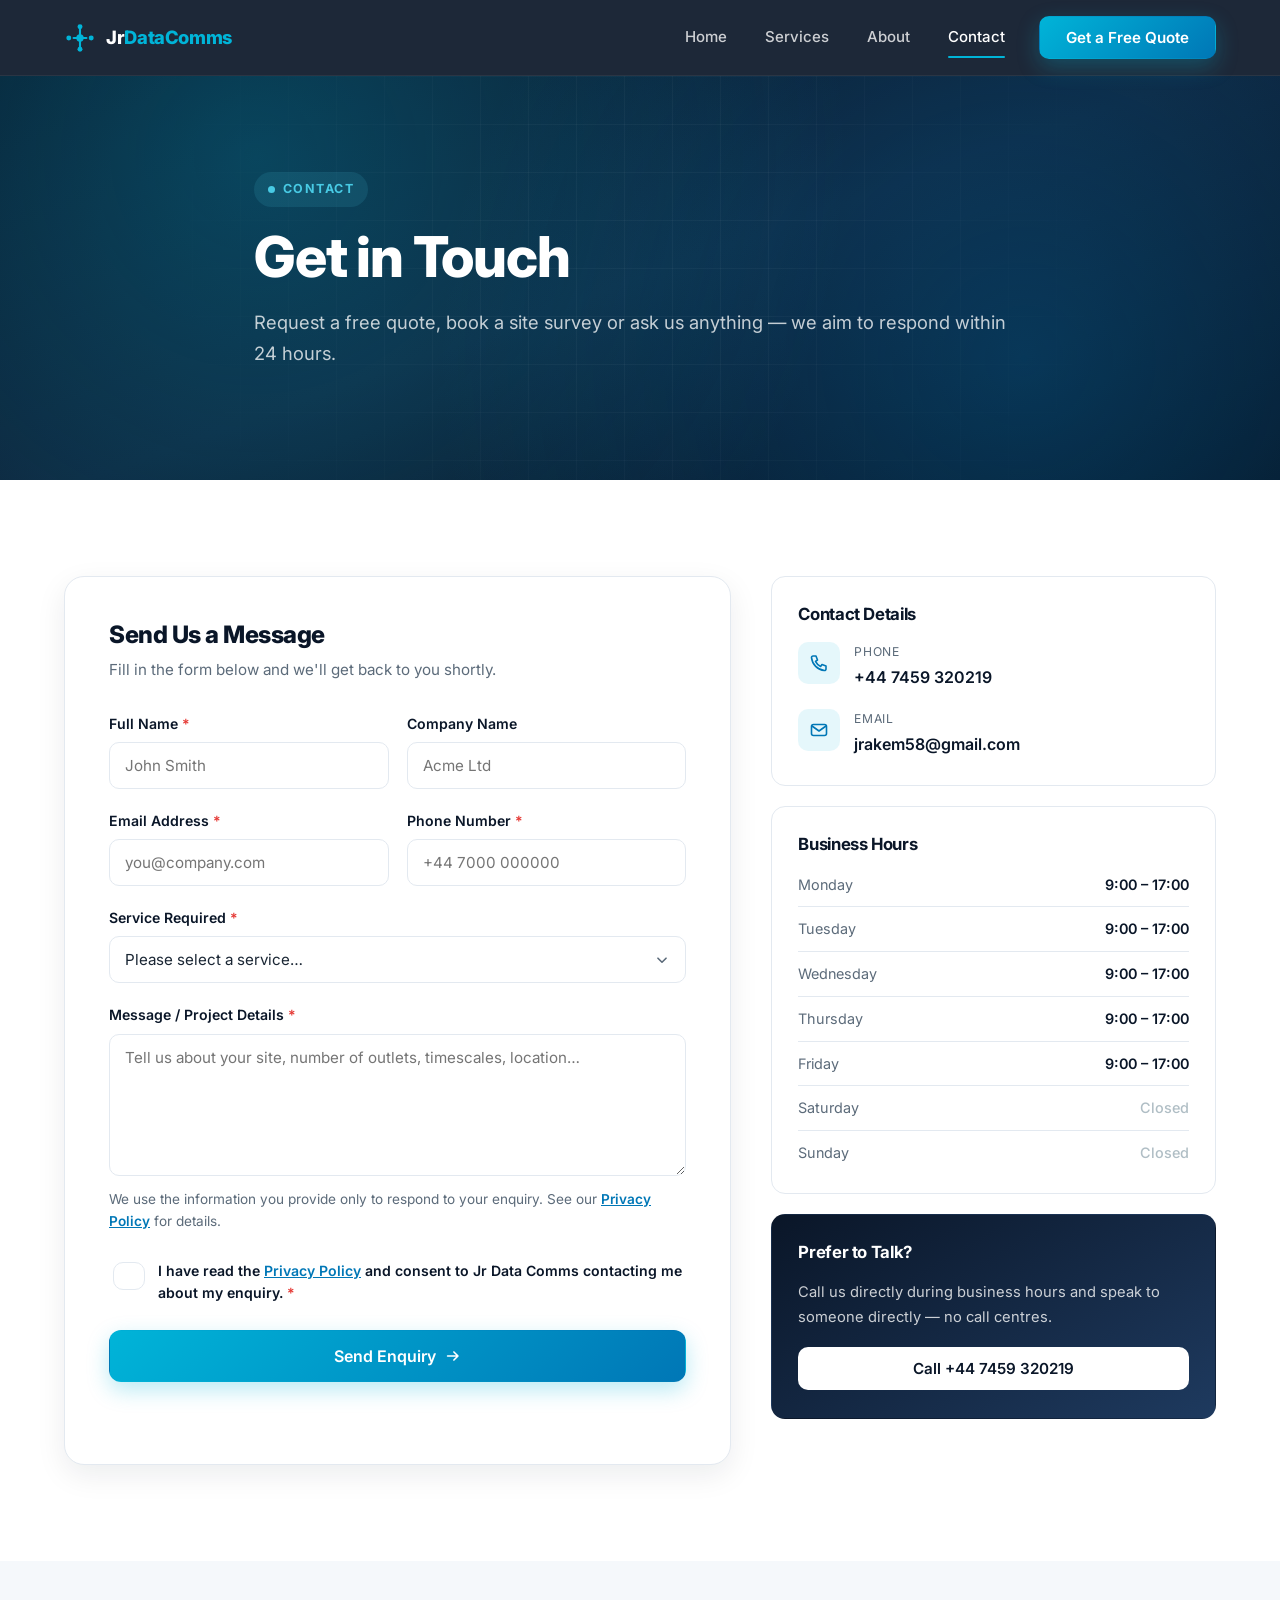
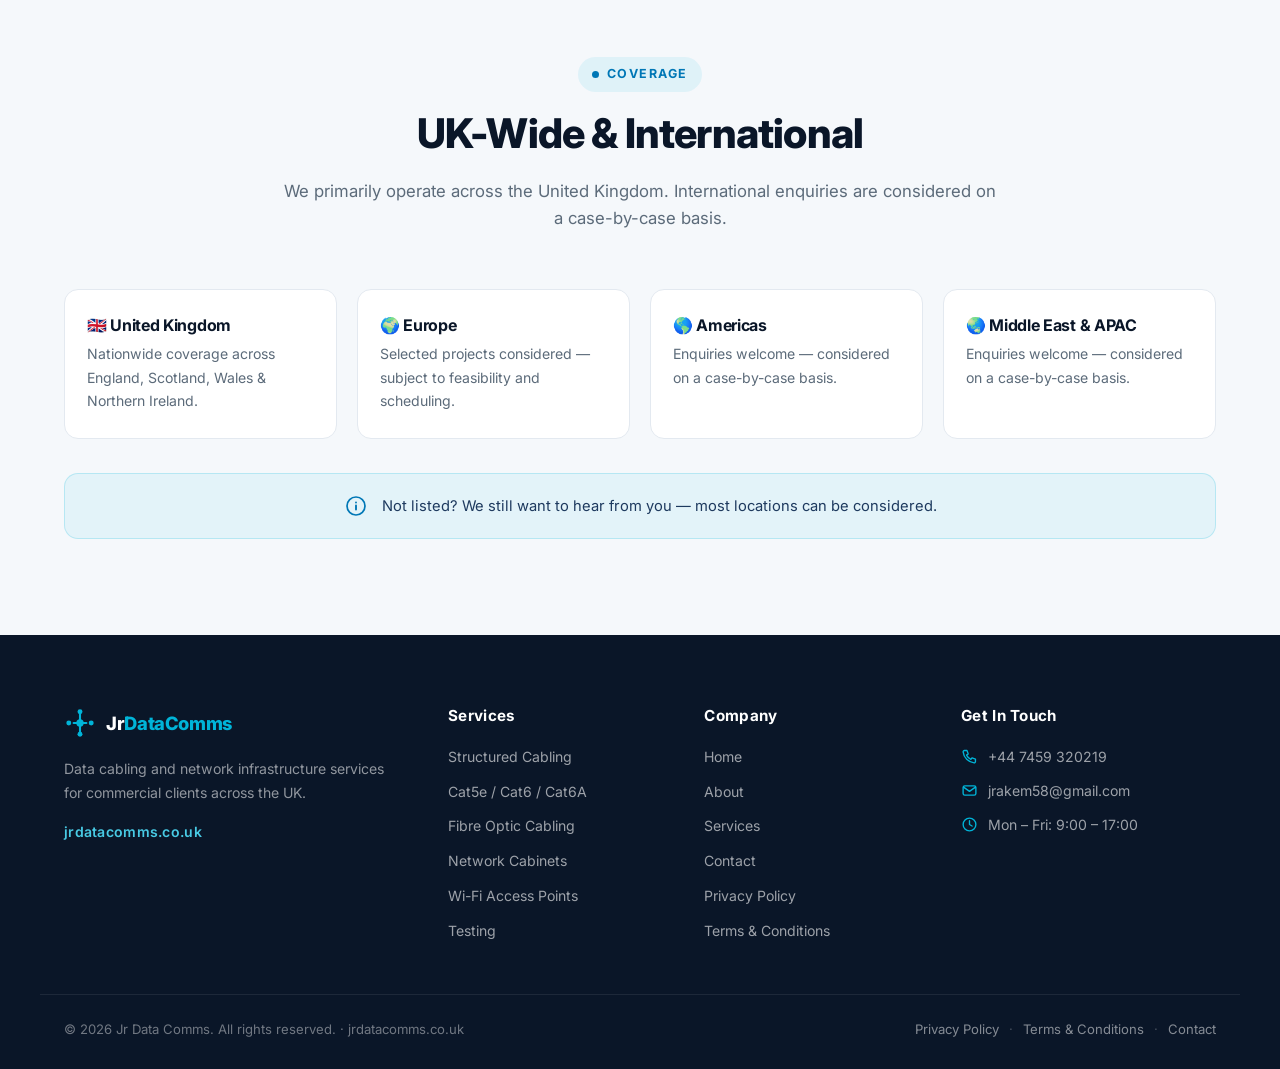
<file: contact.html>
<!DOCTYPE html>
<html lang="en">
<head>
<meta charset="UTF-8">
<meta name="viewport" content="width=device-width, initial-scale=1">
<meta name="theme-color" content="#0A1628">
<title>Contact Jr Data Comms | Free Quote &amp; Site Survey</title>
<meta name="description" content="Contact Jr Data Comms for a free data cabling quote or site survey. Call +44 7459 320219 or email jrakem58@gmail.com. Mon–Fri 9am–5pm.">
<meta name="robots" content="index, follow">
<link rel="canonical" href="https://jrdatacomms.co.uk/contact.html">
<link rel="alternate" hreflang="en-gb" href="https://jrdatacomms.co.uk/contact.html">
<link rel="alternate" hreflang="x-default" href="https://jrdatacomms.co.uk/contact.html">

<meta property="og:type" content="website">
<meta property="og:url" content="https://jrdatacomms.co.uk/contact.html">
<meta property="og:title" content="Contact Jr Data Comms | Free Quote &amp; Site Survey">
<meta property="og:description" content="Free data cabling quote and site survey. Call +44 7459 320219 or email jrakem58@gmail.com.">
<meta property="og:image" content="https://jrdatacomms.co.uk/images/og-contact.jpg">
<meta property="og:locale" content="en_GB">
<meta property="og:site_name" content="Jr Data Comms">
<meta name="twitter:card" content="summary_large_image">
<meta name="twitter:title" content="Contact Jr Data Comms">
<meta name="twitter:description" content="Free data cabling quote and site survey.">
<meta name="twitter:image" content="https://jrdatacomms.co.uk/images/og-contact.jpg">

<link rel="preconnect" href="https://fonts.googleapis.com">
<link rel="preconnect" href="https://fonts.gstatic.com" crossorigin>
<link rel="dns-prefetch" href="https://api.web3forms.com">
<link href="https://fonts.googleapis.com/css2?family=Inter:wght@400;500;600;700;800&display=swap" rel="stylesheet">
<link rel="stylesheet" href="css/style.css">
<link rel="icon" type="image/svg+xml" href="/favicon.svg">
<link rel="apple-touch-icon" href="/apple-touch-icon.png">
<link rel="manifest" href="/site.webmanifest">

<script type="application/ld+json">
{
  "@context": "https://schema.org",
  "@type": "BreadcrumbList",
  "itemListElement": [
    { "@type": "ListItem", "position": 1, "name": "Home", "item": "https://jrdatacomms.co.uk/" },
    { "@type": "ListItem", "position": 2, "name": "Contact", "item": "https://jrdatacomms.co.uk/contact.html" }
  ]
}
</script>
<script type="application/ld+json">
{
  "@context": "https://schema.org",
  "@type": "ContactPage",
  "url": "https://jrdatacomms.co.uk/contact.html",
  "name": "Contact Jr Data Comms",
  "description": "Contact Jr Data Comms for a free data cabling quote or site survey.",
  "mainEntity": { "@id": "https://jrdatacomms.co.uk/#business" }
}
</script>
</head>
<body>

<header class="site-header" id="siteHeader">
  <div class="container header-inner">
    <a class="logo" href="index.html" aria-label="Jr Data Comms home">
      <svg class="logo-mark" viewBox="0 0 40 40" aria-hidden="true">
        <path d="M20 8v8M20 24v8M12 20h6M22 20h6" stroke="currentColor" stroke-width="2.6" stroke-linecap="round"/>
        <circle cx="20" cy="20" r="4.6" fill="currentColor"/>
        <circle cx="20" cy="6" r="3.1" fill="currentColor"/>
        <circle cx="20" cy="34" r="3.1" fill="currentColor"/>
        <circle cx="6" cy="20" r="3.1" fill="currentColor"/>
        <circle cx="34" cy="20" r="3.1" fill="currentColor"/>
      </svg>
      <span class="logo-text">Jr<span>DataComms</span></span>
    </a>
    <nav class="nav" id="primaryNav" aria-label="Main navigation">
      <a href="index.html" class="nav-link">Home</a>
      <a href="services.html" class="nav-link">Services</a>
      <a href="about.html" class="nav-link">About</a>
      <a href="contact.html" class="nav-link" aria-current="page">Contact</a>
      <a href="contact.html" class="btn btn-primary nav-cta">Get a Free Quote</a>
    </nav>
    <button class="nav-toggle" id="navToggle" aria-label="Open menu" aria-expanded="false" aria-controls="primaryNav">
      <span></span><span></span><span></span>
    </button>
  </div>
</header>

<main>

  <section class="page-hero">
    <div class="hero-bg" aria-hidden="true"></div>
    <div class="container page-hero-inner">
      <span class="eyebrow eyebrow-light"><span class="eyebrow-dot"></span> Contact</span>
      <h1>Get in Touch</h1>
      <p class="lead">Request a free quote, book a site survey or ask us anything — we aim to respond within 24 hours.</p>
    </div>
  </section>

  <section class="section">
    <div class="container contact-layout">

      <!-- FORM -->
      <div class="form-card reveal">
        <h2>Send Us a Message</h2>
        <p class="form-intro">Fill in the form below and we'll get back to you shortly.</p>

        <!-- =========================================================
             WEB3FORMS INTEGRATION
             Replace the access_key value below with the key you received
             from https://web3forms.com after entering jrakem58@gmail.com.
             ========================================================= -->
        <form class="contact-form" id="contactForm" action="https://api.web3forms.com/submit" method="POST" novalidate>

          <!-- Web3Forms access key — REPLACE THIS VALUE -->
          <input type="hidden" name="access_key" value="REPLACE-THIS-WITH-YOUR-WEB3FORMS-KEY">

          <!-- Email subject line -->
          <input type="hidden" name="subject" value="New enquiry from jrdatacomms.co.uk">

          <!-- Where the reply-to should go (comes from the user's email field) -->
          <input type="hidden" name="from_name" value="Jr Data Comms Website">

          <!-- Anti-spam honeypot — real users won't see or fill this -->
          <input type="checkbox" name="botcheck" class="hidden-honeypot" tabindex="-1" autocomplete="off" aria-hidden="true">

          <div class="form-row">
            <div class="form-field">
              <label for="name">Full Name <span class="req">*</span></label>
              <input type="text" id="name" name="name" required autocomplete="name" placeholder="John Smith">
              <span class="field-error" data-error-for="name"></span>
            </div>
            <div class="form-field">
              <label for="company">Company Name</label>
              <input type="text" id="company" name="company" autocomplete="organization" placeholder="Acme Ltd">
            </div>
          </div>

          <div class="form-row">
            <div class="form-field">
              <label for="email">Email Address <span class="req">*</span></label>
              <input type="email" id="email" name="email" required autocomplete="email" placeholder="you@company.com">
              <span class="field-error" data-error-for="email"></span>
            </div>
            <div class="form-field">
              <label for="phone">Phone Number <span class="req">*</span></label>
              <input type="tel" id="phone" name="phone" required autocomplete="tel" placeholder="+44 7000 000000">
              <span class="field-error" data-error-for="phone"></span>
            </div>
          </div>

          <div class="form-field">
            <label for="service">Service Required <span class="req">*</span></label>
            <select id="service" name="service" required>
              <option value="">Please select a service…</option>
              <option>Structured Cabling</option>
              <option>Cat5e / Cat6 / Cat6A Installation</option>
              <option>Fibre Optic Cabling</option>
              <option>Network Cabinet Installation</option>
              <option>Wi-Fi Access Point Installation</option>
              <option>Office Network Move</option>
              <option>Cable Testing</option>
              <option>Other / General Enquiry</option>
            </select>
            <span class="field-error" data-error-for="service"></span>
          </div>

          <div class="form-field">
            <label for="message">Message / Project Details <span class="req">*</span></label>
            <textarea id="message" name="message" rows="6" required placeholder="Tell us about your site, number of outlets, timescales, location…"></textarea>
            <span class="field-error" data-error-for="message"></span>
          </div>

          <p class="form-note">We use the information you provide only to respond to your enquiry. See our <a href="privacy.html" target="_blank" rel="noopener">Privacy Policy</a> for details.</p>

          <div class="form-field form-check">
            <label class="checkbox-label">
              <input type="checkbox" id="consent" name="consent" required>
              <span>I have read the <a href="privacy.html" target="_blank" rel="noopener">Privacy Policy</a> and consent to Jr Data Comms contacting me about my enquiry. <span class="req">*</span></span>
            </label>
            <span class="field-error" data-error-for="consent"></span>
          </div>

          <button type="submit" class="btn btn-primary btn-lg btn-block" id="submitBtn">
            Send Enquiry
            <svg viewBox="0 0 20 20" fill="none" aria-hidden="true"><path d="M4 10h11M11 5.5 15.5 10 11 14.5" stroke="currentColor" stroke-width="1.8" stroke-linecap="round" stroke-linejoin="round"/></svg>
          </button>

          <p class="form-status" id="formStatus" role="status" aria-live="polite"></p>
        </form>
      </div>

      <!-- SIDEBAR -->
      <aside class="contact-sidebar reveal" style="--d:.08s">
        <div class="side-panel">
          <h3>Contact Details</h3>

          <div class="info-item">
            <div class="info-icon">
              <svg viewBox="0 0 20 20" fill="none" aria-hidden="true"><path d="M4 3h3l1.5 4-2 1.4a11 11 0 0 0 5.1 5.1l1.4-2 4 1.5v3a1.5 1.5 0 0 1-1.6 1.5A14.5 14.5 0 0 1 2.5 4.6 1.5 1.5 0 0 1 4 3Z" stroke="currentColor" stroke-width="1.6" stroke-linejoin="round"/></svg>
            </div>
            <div>
              <small>Phone</small>
              <a href="tel:+447459320219">+44 7459 320219</a>
            </div>
          </div>

          <div class="info-item">
            <div class="info-icon">
              <svg viewBox="0 0 20 20" fill="none" aria-hidden="true"><rect x="2.5" y="4.5" width="15" height="11" rx="2" stroke="currentColor" stroke-width="1.6"/><path d="m3 6 7 5 7-5" stroke="currentColor" stroke-width="1.6" stroke-linecap="round" stroke-linejoin="round"/></svg>
            </div>
            <div>
              <small>Email</small>
              <a href="mailto:jrakem58@gmail.com">jrakem58@gmail.com</a>
            </div>
          </div>
        </div>

        <div class="side-panel">
          <h3>Business Hours</h3>
          <ul class="hours-list">
            <li><span>Monday</span><strong>9:00 – 17:00</strong></li>
            <li><span>Tuesday</span><strong>9:00 – 17:00</strong></li>
            <li><span>Wednesday</span><strong>9:00 – 17:00</strong></li>
            <li><span>Thursday</span><strong>9:00 – 17:00</strong></li>
            <li><span>Friday</span><strong>9:00 – 17:00</strong></li>
            <li class="closed"><span>Saturday</span><strong>Closed</strong></li>
            <li class="closed"><span>Sunday</span><strong>Closed</strong></li>
          </ul>
        </div>

        <div class="side-panel side-panel-accent">
          <h3>Prefer to Talk?</h3>
          <p>Call us directly during business hours and speak to someone directly — no call centres.</p>
          <a href="tel:+447459320219" class="btn btn-white btn-block">Call +44 7459 320219</a>
        </div>
      </aside>

    </div>
  </section>

  <!-- COVERAGE -->
  <section class="section section-alt">
    <div class="container">
      <div class="section-head reveal">
        <span class="eyebrow"><span class="eyebrow-dot"></span> Coverage</span>
        <h2>UK-Wide &amp; International</h2>
        <p>We primarily operate across the United Kingdom. International enquiries are considered on a case-by-case basis.</p>
      </div>

      <div class="coverage-mini reveal">
        <div class="coverage-mini-item">
          <h4>🇬🇧 United Kingdom</h4>
          <p>Nationwide coverage across England, Scotland, Wales &amp; Northern Ireland.</p>
        </div>
        <div class="coverage-mini-item">
          <h4>🌍 Europe</h4>
          <p>Selected projects considered — subject to feasibility and scheduling.</p>
        </div>
        <div class="coverage-mini-item">
          <h4>🌎 Americas</h4>
          <p>Enquiries welcome — considered on a case-by-case basis.</p>
        </div>
        <div class="coverage-mini-item">
          <h4>🌏 Middle East &amp; APAC</h4>
          <p>Enquiries welcome — considered on a case-by-case basis.</p>
        </div>
      </div>

      <div class="coverage-note coverage-note-center reveal">
        <svg viewBox="0 0 24 24" fill="none" aria-hidden="true"><circle cx="12" cy="12" r="9" stroke="currentColor" stroke-width="1.7"/><path d="M12 8.5v.01M12 11.5v4" stroke="currentColor" stroke-width="1.9" stroke-linecap="round"/></svg>
        <p>Not listed? We still want to hear from you — most locations can be considered.</p>
      </div>
    </div>
  </section>

</main>

<footer class="site-footer">
  <div class="container footer-grid">
    <div class="footer-brand">
      <a class="logo logo-footer" href="index.html">
        <svg class="logo-mark" viewBox="0 0 40 40" aria-hidden="true">
          <path d="M20 8v8M20 24v8M12 20h6M22 20h6" stroke="currentColor" stroke-width="2.6" stroke-linecap="round"/>
          <circle cx="20" cy="20" r="4.6" fill="currentColor"/>
          <circle cx="20" cy="6" r="3.1" fill="currentColor"/>
          <circle cx="20" cy="34" r="3.1" fill="currentColor"/>
          <circle cx="6" cy="20" r="3.1" fill="currentColor"/>
          <circle cx="34" cy="20" r="3.1" fill="currentColor"/>
        </svg>
        <span class="logo-text">Jr<span>DataComms</span></span>
      </a>
      <p>Data cabling and network infrastructure services for commercial clients across the UK.</p>
      <p class="footer-url">jrdatacomms.co.uk</p>
    </div>
    <div class="footer-col">
      <h4>Services</h4>
      <ul>
        <li><a href="services.html#structured">Structured Cabling</a></li>
        <li><a href="services.html#copper">Cat5e / Cat6 / Cat6A</a></li>
        <li><a href="services.html#fibre">Fibre Optic Cabling</a></li>
        <li><a href="services.html#cabinets">Network Cabinets</a></li>
        <li><a href="services.html#wifi">Wi-Fi Access Points</a></li>
        <li><a href="services.html#testing">Testing</a></li>
      </ul>
    </div>
    <div class="footer-col">
      <h4>Company</h4>
      <ul>
        <li><a href="index.html">Home</a></li>
        <li><a href="about.html">About</a></li>
        <li><a href="services.html">Services</a></li>
        <li><a href="contact.html">Contact</a></li>
        <li><a href="privacy.html">Privacy Policy</a></li>
        <li><a href="terms.html">Terms &amp; Conditions</a></li>
      </ul>
    </div>
    <div class="footer-col">
      <h4>Get In Touch</h4>
      <ul class="footer-contact">
        <li>
          <svg viewBox="0 0 20 20" fill="none" aria-hidden="true"><path d="M4 3h3l1.5 4-2 1.4a11 11 0 0 0 5.1 5.1l1.4-2 4 1.5v3a1.5 1.5 0 0 1-1.6 1.5A14.5 14.5 0 0 1 2.5 4.6 1.5 1.5 0 0 1 4 3Z" stroke="currentColor" stroke-width="1.6" stroke-linejoin="round"/></svg>
          <a href="tel:+447459320219">+44 7459 320219</a>
        </li>
        <li>
          <svg viewBox="0 0 20 20" fill="none" aria-hidden="true"><rect x="2.5" y="4.5" width="15" height="11" rx="2" stroke="currentColor" stroke-width="1.6"/><path d="m3 6 7 5 7-5" stroke="currentColor" stroke-width="1.6" stroke-linecap="round" stroke-linejoin="round"/></svg>
          <a href="mailto:jrakem58@gmail.com">jrakem58@gmail.com</a>
        </li>
        <li>
          <svg viewBox="0 0 20 20" fill="none" aria-hidden="true"><circle cx="10" cy="10" r="7.5" stroke="currentColor" stroke-width="1.6"/><path d="M10 5.5V10l3 1.8" stroke="currentColor" stroke-width="1.6" stroke-linecap="round" stroke-linejoin="round"/></svg>
          <span>Mon – Fri: 9:00 – 17:00</span>
        </li>
      </ul>
    </div>
  </div>
  <div class="container footer-bottom">
    <p>&copy; <span id="year">2025</span> Jr Data Comms. All rights reserved. &middot; jrdatacomms.co.uk</p>
    <p class="footer-legal">
      <a href="privacy.html">Privacy Policy</a>
      <span aria-hidden="true">·</span>
      <a href="terms.html">Terms &amp; Conditions</a>
      <span aria-hidden="true">·</span>
      <a href="contact.html">Contact</a>
    </p>
  </div>
</footer>

<script src="js/main.js" defer></script>
</body>
</html>
</file>
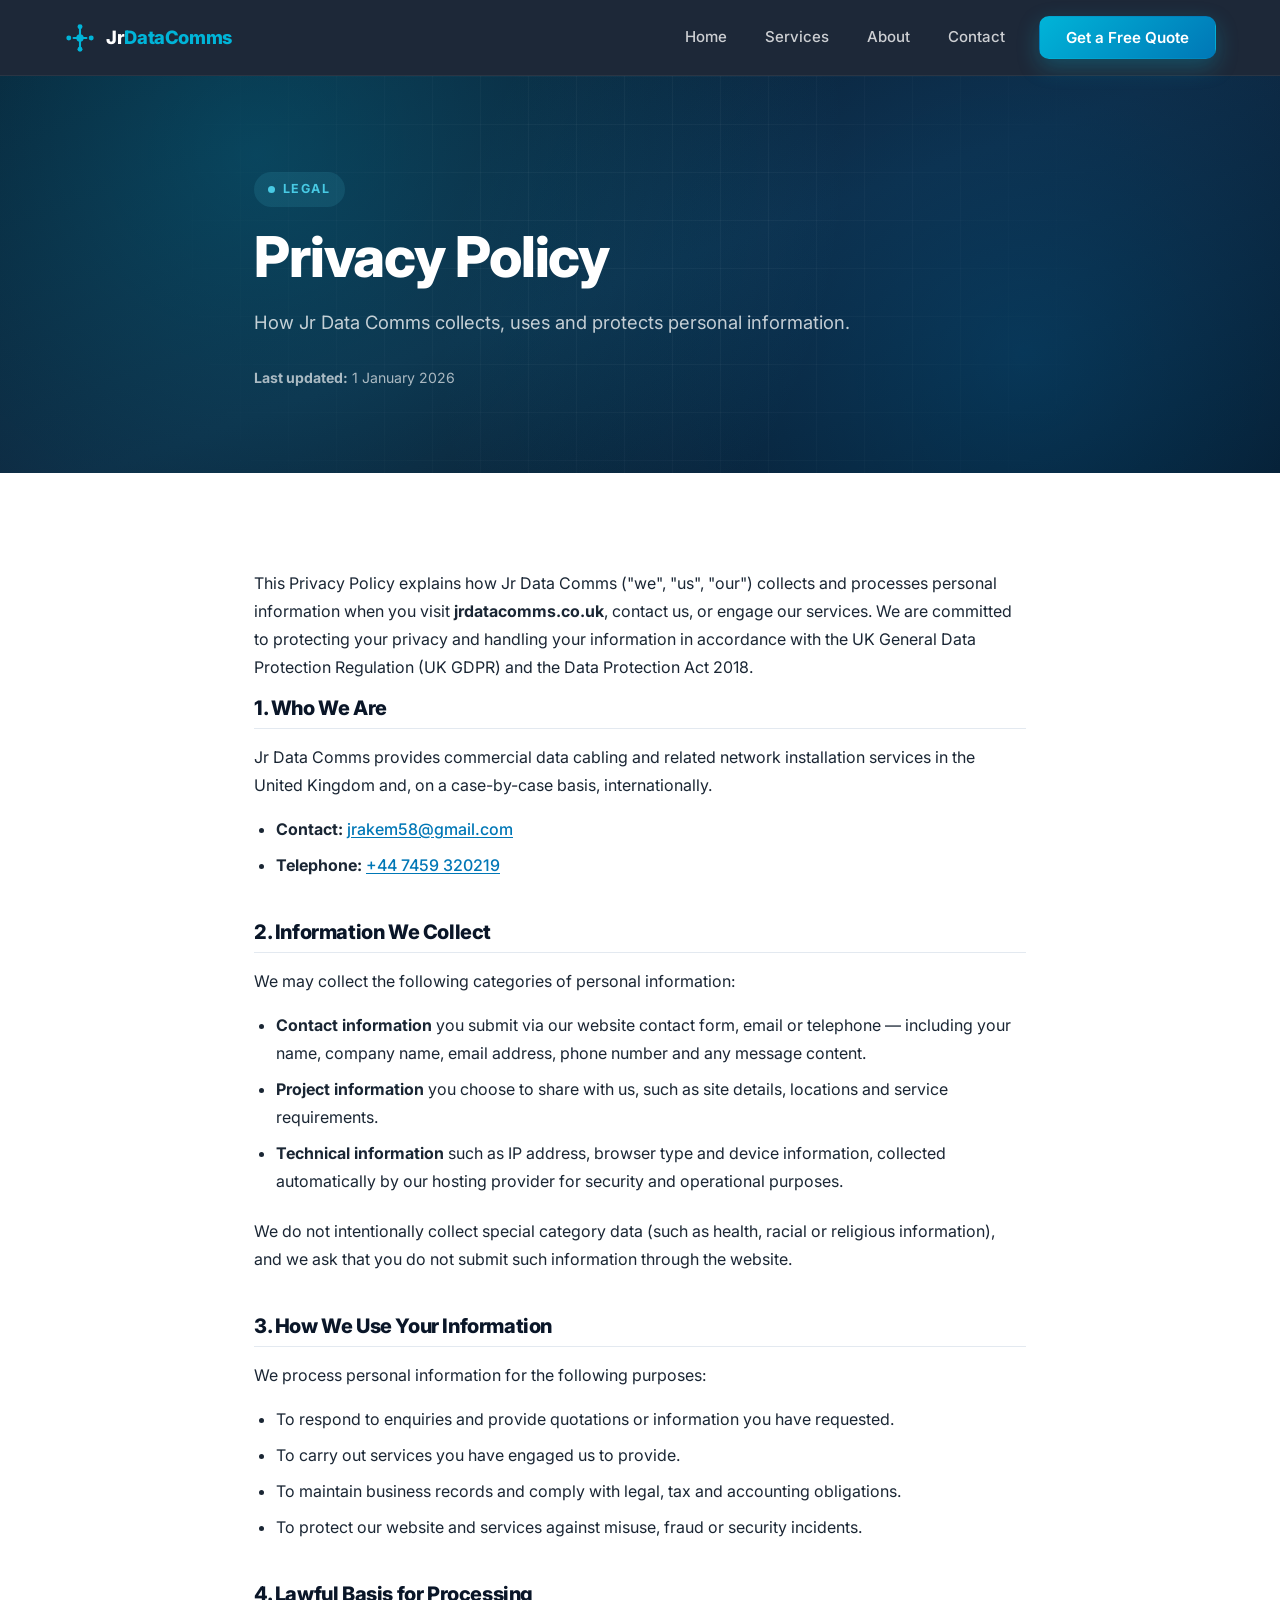
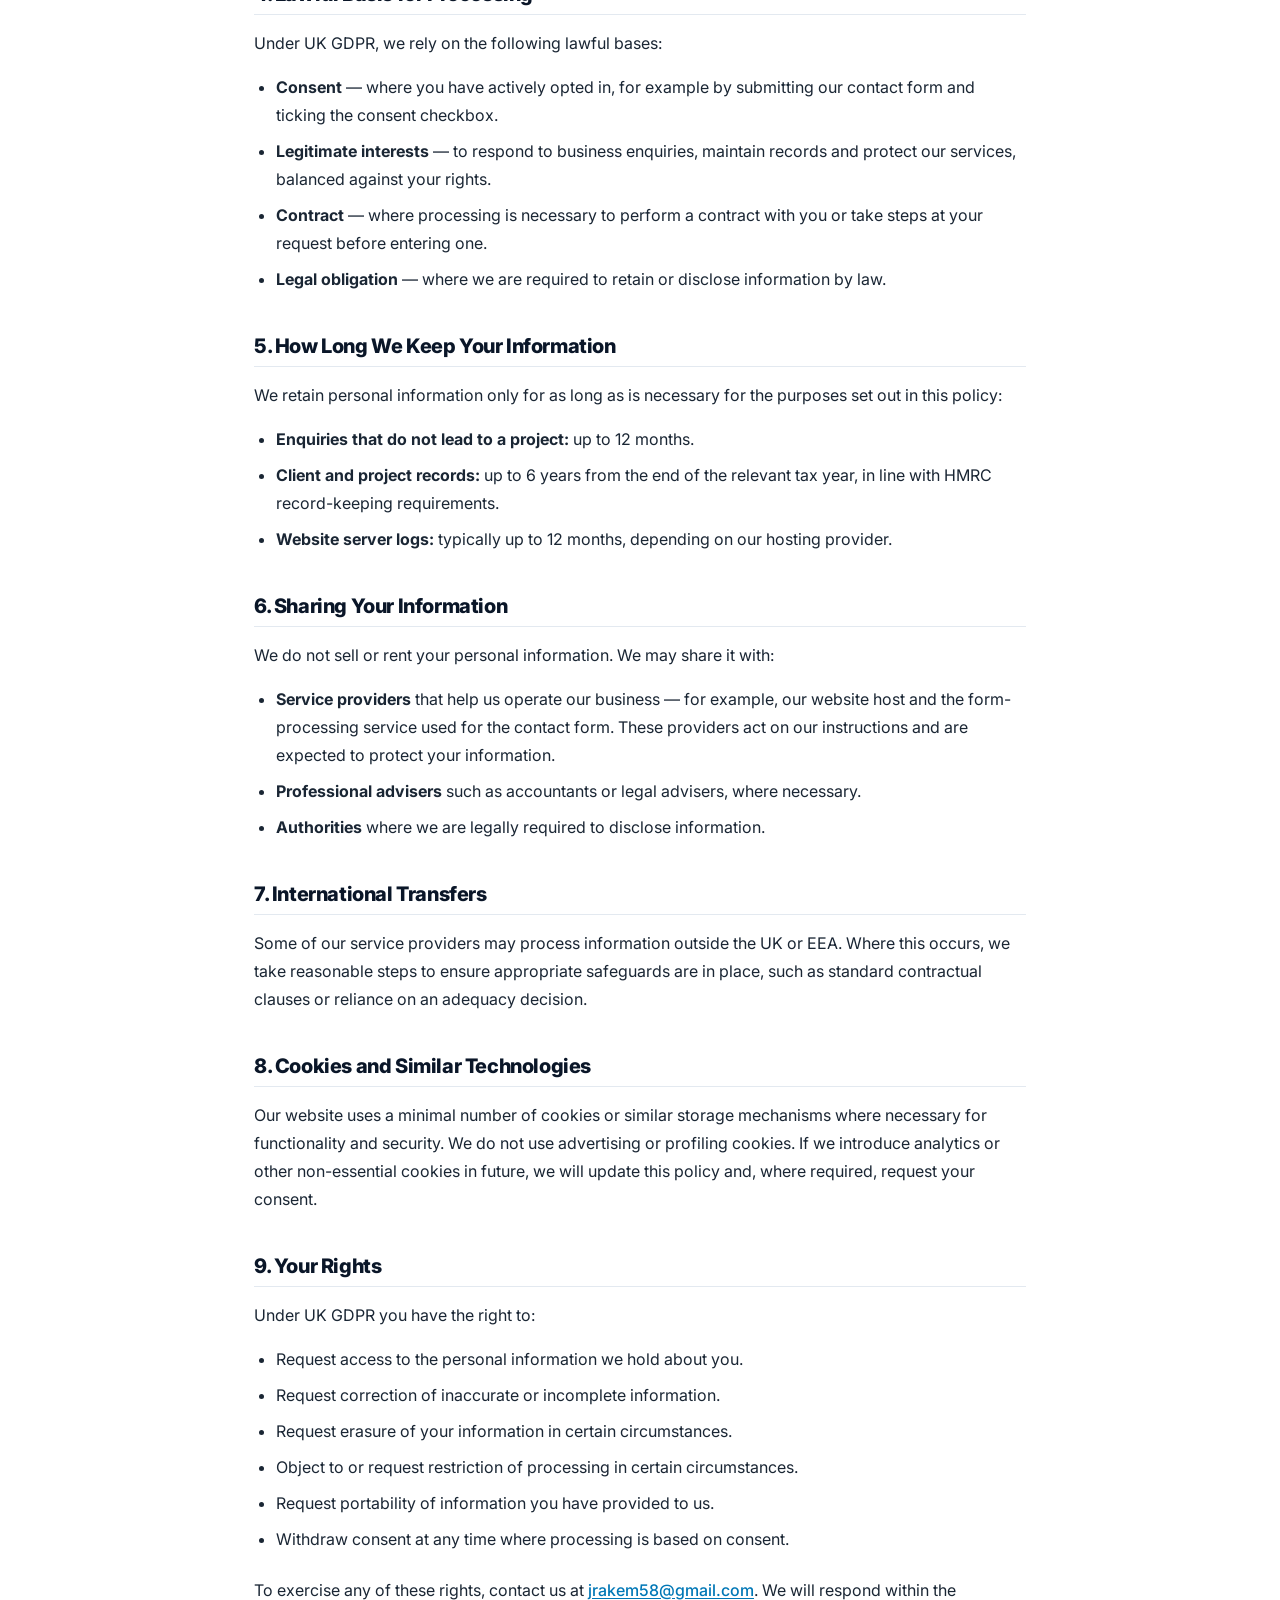
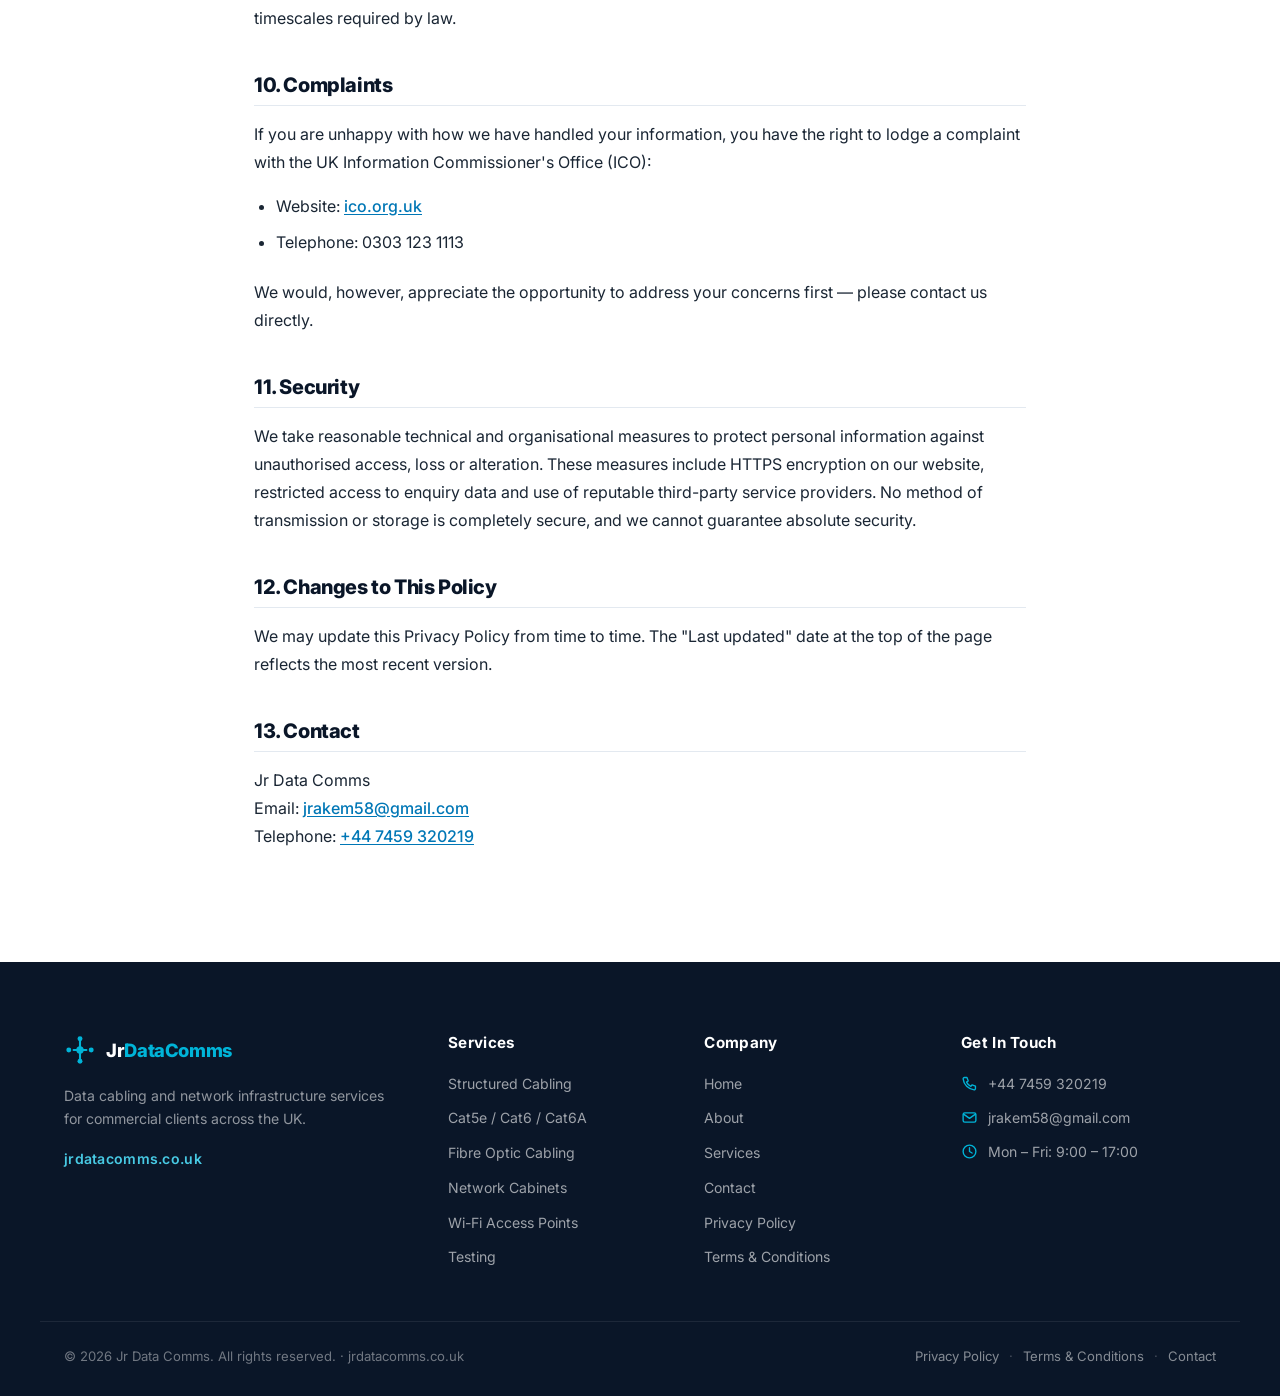
<file: privacy.html>
<!DOCTYPE html>
<html lang="en">
<head>
<meta charset="UTF-8">
<meta name="viewport" content="width=device-width, initial-scale=1">
<title>Privacy Policy | Jr Data Comms</title>
<meta name="description" content="Privacy Policy for Jr Data Comms — how we collect, use and protect personal information in accordance with UK GDPR.">
<meta name="robots" content="index, follow">
<link rel="canonical" href="https://jrdatacomms.co.uk/privacy.html">
<link rel="preconnect" href="https://fonts.googleapis.com">
<link rel="preconnect" href="https://fonts.gstatic.com" crossorigin>
<link href="https://fonts.googleapis.com/css2?family=Inter:wght@400;500;600;700;800&display=swap" rel="stylesheet">
<link rel="stylesheet" href="css/style.css">
<link rel="icon" type="image/svg+xml" href="/favicon.svg">
</head>
<body>

<header class="site-header" id="siteHeader">
  <div class="container header-inner">
    <a class="logo" href="index.html" aria-label="Jr Data Comms home">
      <svg class="logo-mark" viewBox="0 0 40 40" aria-hidden="true">
        <path d="M20 8v8M20 24v8M12 20h6M22 20h6" stroke="currentColor" stroke-width="2.6" stroke-linecap="round"/>
        <circle cx="20" cy="20" r="4.6" fill="currentColor"/><circle cx="20" cy="6" r="3.1" fill="currentColor"/>
        <circle cx="20" cy="34" r="3.1" fill="currentColor"/><circle cx="6" cy="20" r="3.1" fill="currentColor"/>
        <circle cx="34" cy="20" r="3.1" fill="currentColor"/>
      </svg>
      <span class="logo-text">Jr<span>DataComms</span></span>
    </a>
    <nav class="nav" id="primaryNav" aria-label="Main navigation">
      <a href="index.html" class="nav-link">Home</a>
      <a href="services.html" class="nav-link">Services</a>
      <a href="about.html" class="nav-link">About</a>
      <a href="contact.html" class="nav-link">Contact</a>
      <a href="contact.html" class="btn btn-primary nav-cta">Get a Free Quote</a>
    </nav>
    <button class="nav-toggle" id="navToggle" aria-label="Open menu" aria-expanded="false" aria-controls="primaryNav"><span></span><span></span><span></span></button>
  </div>
</header>

<main>
<section class="page-hero">
  <div class="hero-bg" aria-hidden="true"></div>
  <div class="container page-hero-inner">
    <span class="eyebrow eyebrow-light"><span class="eyebrow-dot"></span> Legal</span>
    <h1>Privacy Policy</h1>
    <p class="lead">How Jr Data Comms collects, uses and protects personal information.</p>
    <p class="legal-meta"><strong>Last updated:</strong> 1 January 2026</p>
  </div>
</section>

<section class="section">
  <div class="container legal-content">

    <p>This Privacy Policy explains how Jr Data Comms ("we", "us", "our") collects and processes personal information when you visit <strong>jrdatacomms.co.uk</strong>, contact us, or engage our services. We are committed to protecting your privacy and handling your information in accordance with the UK General Data Protection Regulation (UK GDPR) and the Data Protection Act 2018.</p>

    <h2>1. Who We Are</h2>
    <p>Jr Data Comms provides commercial data cabling and related network installation services in the United Kingdom and, on a case-by-case basis, internationally.</p>
    <ul>
      <li><strong>Contact:</strong> <a href="mailto:jrakem58@gmail.com">jrakem58@gmail.com</a></li>
      <li><strong>Telephone:</strong> <a href="tel:+447459320219">+44 7459 320219</a></li>
    </ul>

    <h2>2. Information We Collect</h2>
    <p>We may collect the following categories of personal information:</p>
    <ul>
      <li><strong>Contact information</strong> you submit via our website contact form, email or telephone — including your name, company name, email address, phone number and any message content.</li>
      <li><strong>Project information</strong> you choose to share with us, such as site details, locations and service requirements.</li>
      <li><strong>Technical information</strong> such as IP address, browser type and device information, collected automatically by our hosting provider for security and operational purposes.</li>
    </ul>
    <p>We do not intentionally collect special category data (such as health, racial or religious information), and we ask that you do not submit such information through the website.</p>

    <h2>3. How We Use Your Information</h2>
    <p>We process personal information for the following purposes:</p>
    <ul>
      <li>To respond to enquiries and provide quotations or information you have requested.</li>
      <li>To carry out services you have engaged us to provide.</li>
      <li>To maintain business records and comply with legal, tax and accounting obligations.</li>
      <li>To protect our website and services against misuse, fraud or security incidents.</li>
    </ul>

    <h2>4. Lawful Basis for Processing</h2>
    <p>Under UK GDPR, we rely on the following lawful bases:</p>
    <ul>
      <li><strong>Consent</strong> — where you have actively opted in, for example by submitting our contact form and ticking the consent checkbox.</li>
      <li><strong>Legitimate interests</strong> — to respond to business enquiries, maintain records and protect our services, balanced against your rights.</li>
      <li><strong>Contract</strong> — where processing is necessary to perform a contract with you or take steps at your request before entering one.</li>
      <li><strong>Legal obligation</strong> — where we are required to retain or disclose information by law.</li>
    </ul>

    <h2>5. How Long We Keep Your Information</h2>
    <p>We retain personal information only for as long as is necessary for the purposes set out in this policy:</p>
    <ul>
      <li><strong>Enquiries that do not lead to a project:</strong> up to 12 months.</li>
      <li><strong>Client and project records:</strong> up to 6 years from the end of the relevant tax year, in line with HMRC record-keeping requirements.</li>
      <li><strong>Website server logs:</strong> typically up to 12 months, depending on our hosting provider.</li>
    </ul>

    <h2>6. Sharing Your Information</h2>
    <p>We do not sell or rent your personal information. We may share it with:</p>
    <ul>
      <li><strong>Service providers</strong> that help us operate our business — for example, our website host and the form-processing service used for the contact form. These providers act on our instructions and are expected to protect your information.</li>
      <li><strong>Professional advisers</strong> such as accountants or legal advisers, where necessary.</li>
      <li><strong>Authorities</strong> where we are legally required to disclose information.</li>
    </ul>

    <h2>7. International Transfers</h2>
    <p>Some of our service providers may process information outside the UK or EEA. Where this occurs, we take reasonable steps to ensure appropriate safeguards are in place, such as standard contractual clauses or reliance on an adequacy decision.</p>

    <h2>8. Cookies and Similar Technologies</h2>
    <p>Our website uses a minimal number of cookies or similar storage mechanisms where necessary for functionality and security. We do not use advertising or profiling cookies. If we introduce analytics or other non-essential cookies in future, we will update this policy and, where required, request your consent.</p>

    <h2>9. Your Rights</h2>
    <p>Under UK GDPR you have the right to:</p>
    <ul>
      <li>Request access to the personal information we hold about you.</li>
      <li>Request correction of inaccurate or incomplete information.</li>
      <li>Request erasure of your information in certain circumstances.</li>
      <li>Object to or request restriction of processing in certain circumstances.</li>
      <li>Request portability of information you have provided to us.</li>
      <li>Withdraw consent at any time where processing is based on consent.</li>
    </ul>
    <p>To exercise any of these rights, contact us at <a href="mailto:jrakem58@gmail.com">jrakem58@gmail.com</a>. We will respond within the timescales required by law.</p>

    <h2>10. Complaints</h2>
    <p>If you are unhappy with how we have handled your information, you have the right to lodge a complaint with the UK Information Commissioner's Office (ICO):</p>
    <ul>
      <li>Website: <a href="https://ico.org.uk" target="_blank" rel="noopener noreferrer">ico.org.uk</a></li>
      <li>Telephone: 0303 123 1113</li>
    </ul>
    <p>We would, however, appreciate the opportunity to address your concerns first — please contact us directly.</p>

    <h2>11. Security</h2>
    <p>We take reasonable technical and organisational measures to protect personal information against unauthorised access, loss or alteration. These measures include HTTPS encryption on our website, restricted access to enquiry data and use of reputable third-party service providers. No method of transmission or storage is completely secure, and we cannot guarantee absolute security.</p>

    <h2>12. Changes to This Policy</h2>
    <p>We may update this Privacy Policy from time to time. The "Last updated" date at the top of the page reflects the most recent version.</p>

    <h2>13. Contact</h2>
    <p>Jr Data Comms<br>Email: <a href="mailto:jrakem58@gmail.com">jrakem58@gmail.com</a><br>Telephone: <a href="tel:+447459320219">+44 7459 320219</a></p>

  </div>
</section>
</main>

<footer class="site-footer">
  <div class="container footer-grid">
    <div class="footer-brand">
      <a class="logo logo-footer" href="index.html">
        <svg class="logo-mark" viewBox="0 0 40 40" aria-hidden="true">
          <path d="M20 8v8M20 24v8M12 20h6M22 20h6" stroke="currentColor" stroke-width="2.6" stroke-linecap="round"/>
          <circle cx="20" cy="20" r="4.6" fill="currentColor"/><circle cx="20" cy="6" r="3.1" fill="currentColor"/>
          <circle cx="20" cy="34" r="3.1" fill="currentColor"/><circle cx="6" cy="20" r="3.1" fill="currentColor"/>
          <circle cx="34" cy="20" r="3.1" fill="currentColor"/>
        </svg>
        <span class="logo-text">Jr<span>DataComms</span></span>
      </a>
      <p>Data cabling and network infrastructure services for commercial clients across the UK.</p>
      <p class="footer-url">jrdatacomms.co.uk</p>
    </div>
    <div class="footer-col">
      <h4>Services</h4>
      <ul>
        <li><a href="services.html#structured">Structured Cabling</a></li>
        <li><a href="services.html#copper">Cat5e / Cat6 / Cat6A</a></li>
        <li><a href="services.html#fibre">Fibre Optic Cabling</a></li>
        <li><a href="services.html#cabinets">Network Cabinets</a></li>
        <li><a href="services.html#wifi">Wi-Fi Access Points</a></li>
        <li><a href="services.html#testing">Testing</a></li>
      </ul>
    </div>
    <div class="footer-col">
      <h4>Company</h4>
      <ul>
        <li><a href="index.html">Home</a></li><li><a href="about.html">About</a></li>
        <li><a href="services.html">Services</a></li><li><a href="contact.html">Contact</a></li>
        <li><a href="privacy.html">Privacy Policy</a></li><li><a href="terms.html">Terms &amp; Conditions</a></li>
      </ul>
    </div>
    <div class="footer-col">
      <h4>Get In Touch</h4>
      <ul class="footer-contact">
        <li><svg viewBox="0 0 20 20" fill="none"><path d="M4 3h3l1.5 4-2 1.4a11 11 0 0 0 5.1 5.1l1.4-2 4 1.5v3a1.5 1.5 0 0 1-1.6 1.5A14.5 14.5 0 0 1 2.5 4.6 1.5 1.5 0 0 1 4 3Z" stroke="currentColor" stroke-width="1.6" stroke-linejoin="round"/></svg><a href="tel:+447459320219">+44 7459 320219</a></li>
        <li><svg viewBox="0 0 20 20" fill="none"><rect x="2.5" y="4.5" width="15" height="11" rx="2" stroke="currentColor" stroke-width="1.6"/><path d="m3 6 7 5 7-5" stroke="currentColor" stroke-width="1.6" stroke-linecap="round" stroke-linejoin="round"/></svg><a href="mailto:jrakem58@gmail.com">jrakem58@gmail.com</a></li>
        <li><svg viewBox="0 0 20 20" fill="none"><circle cx="10" cy="10" r="7.5" stroke="currentColor" stroke-width="1.6"/><path d="M10 5.5V10l3 1.8" stroke="currentColor" stroke-width="1.6" stroke-linecap="round" stroke-linejoin="round"/></svg><span>Mon – Fri: 9:00 – 17:00</span></li>
      </ul>
    </div>
  </div>
  <div class="container footer-bottom">
    <p>&copy; <span id="year">2025</span> Jr Data Comms. All rights reserved. &middot; jrdatacomms.co.uk</p>
    <p class="footer-legal"><a href="privacy.html">Privacy Policy</a> <span aria-hidden="true">·</span> <a href="terms.html">Terms &amp; Conditions</a> <span aria-hidden="true">·</span> <a href="contact.html">Contact</a></p>
  </div>
</footer>

<script src="js/main.js" defer></script>
</body>
</html>
</file>
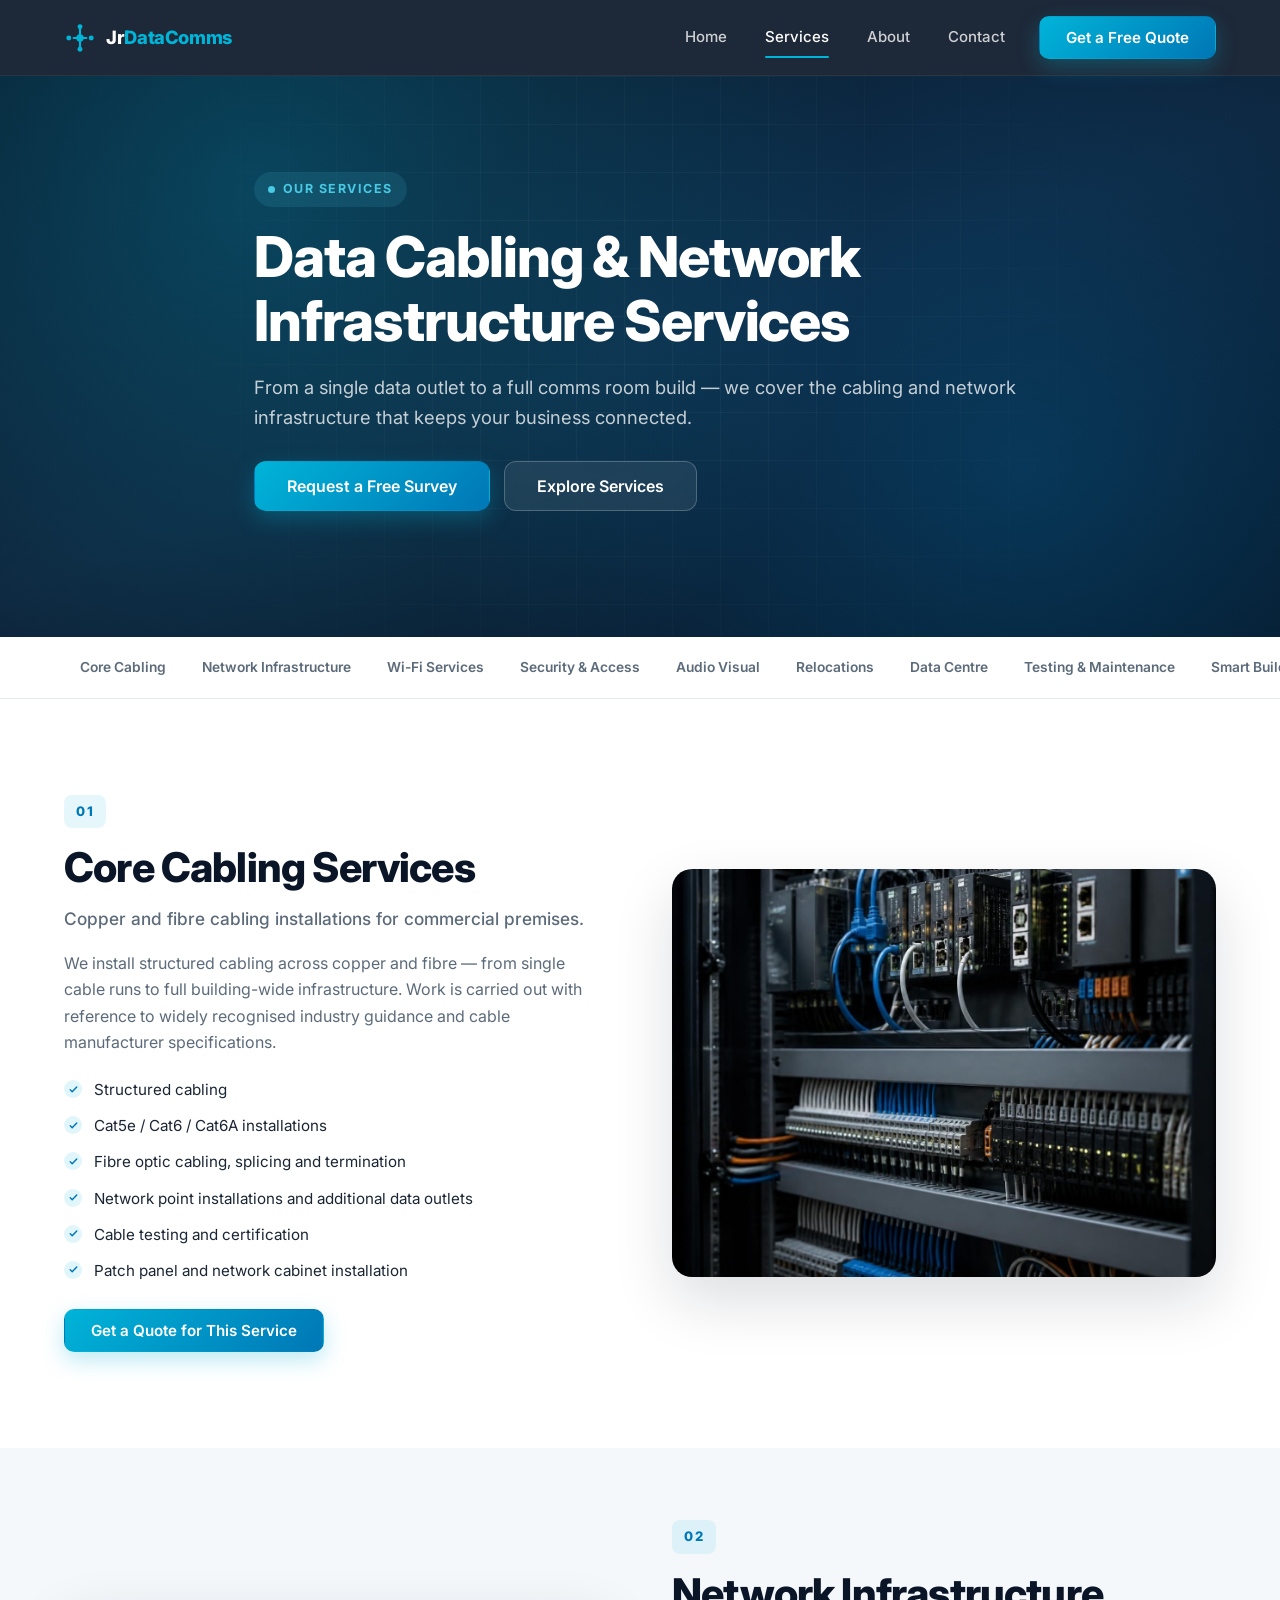
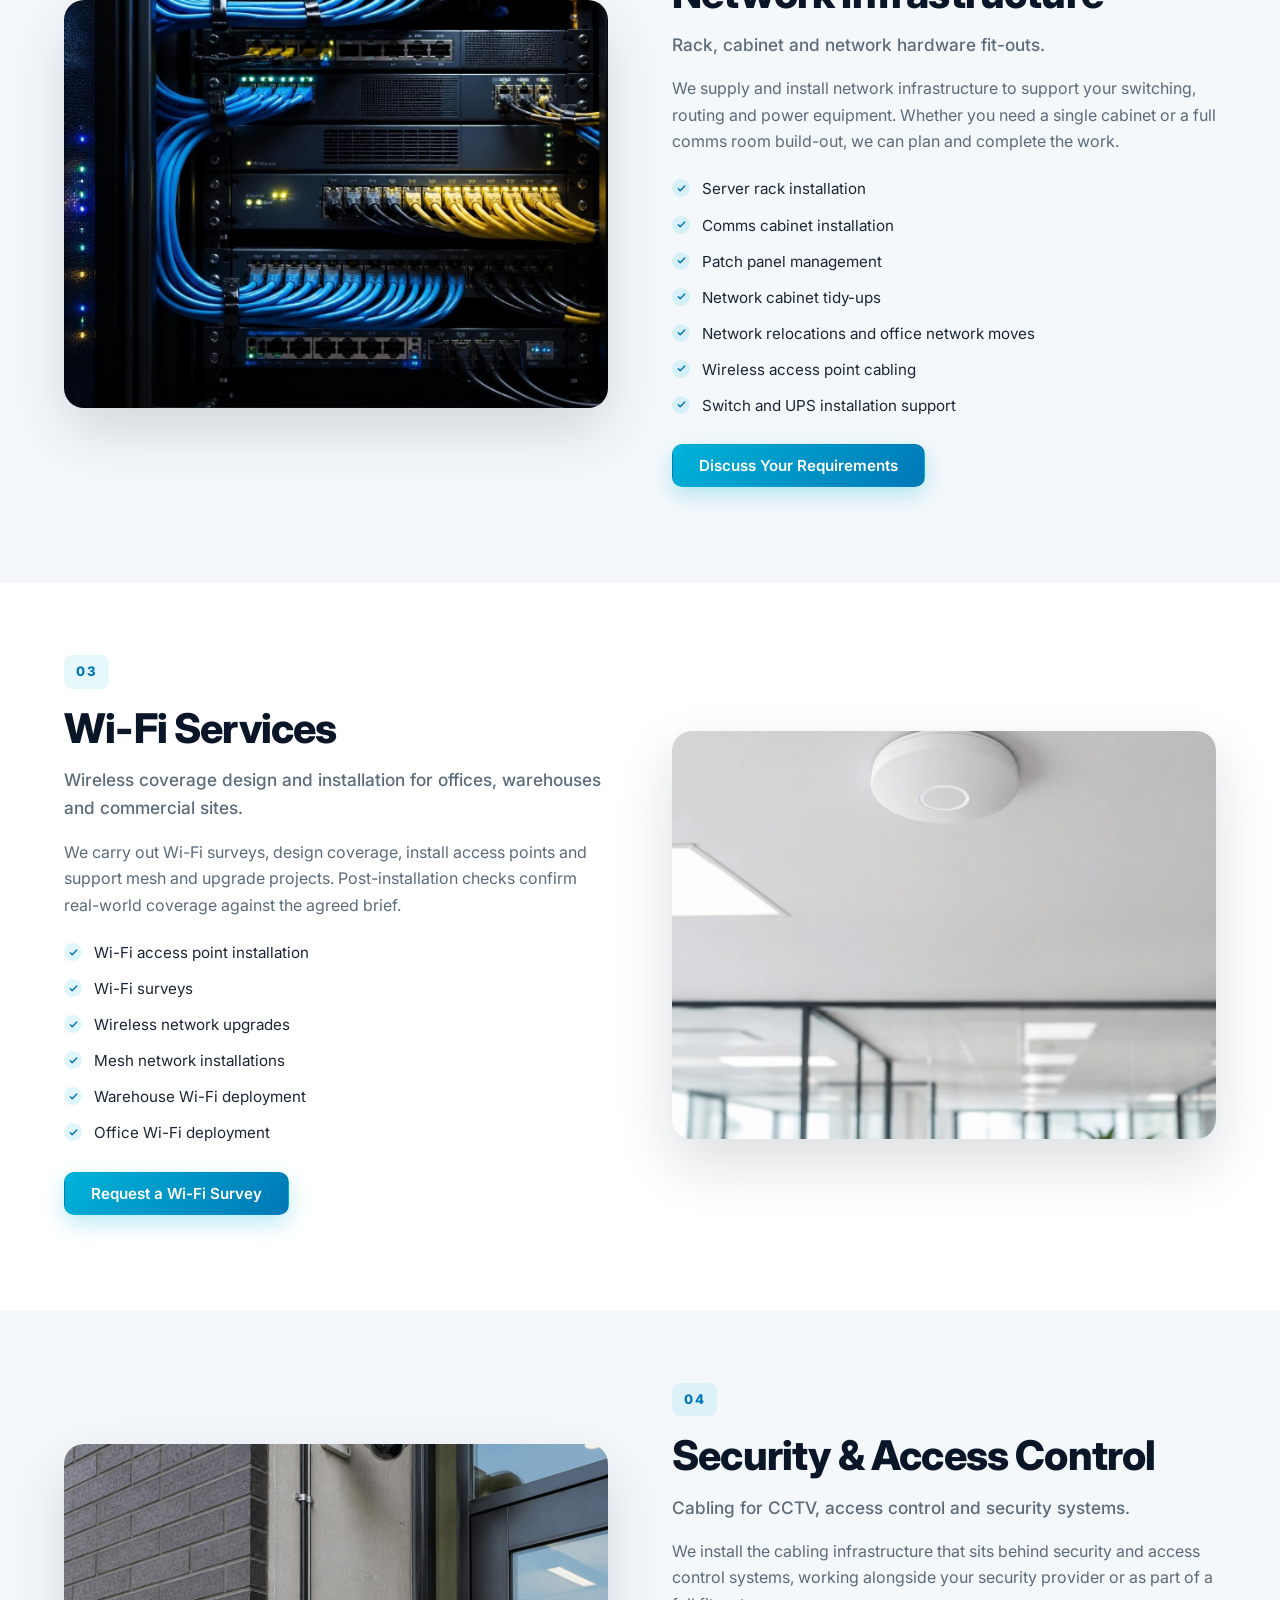
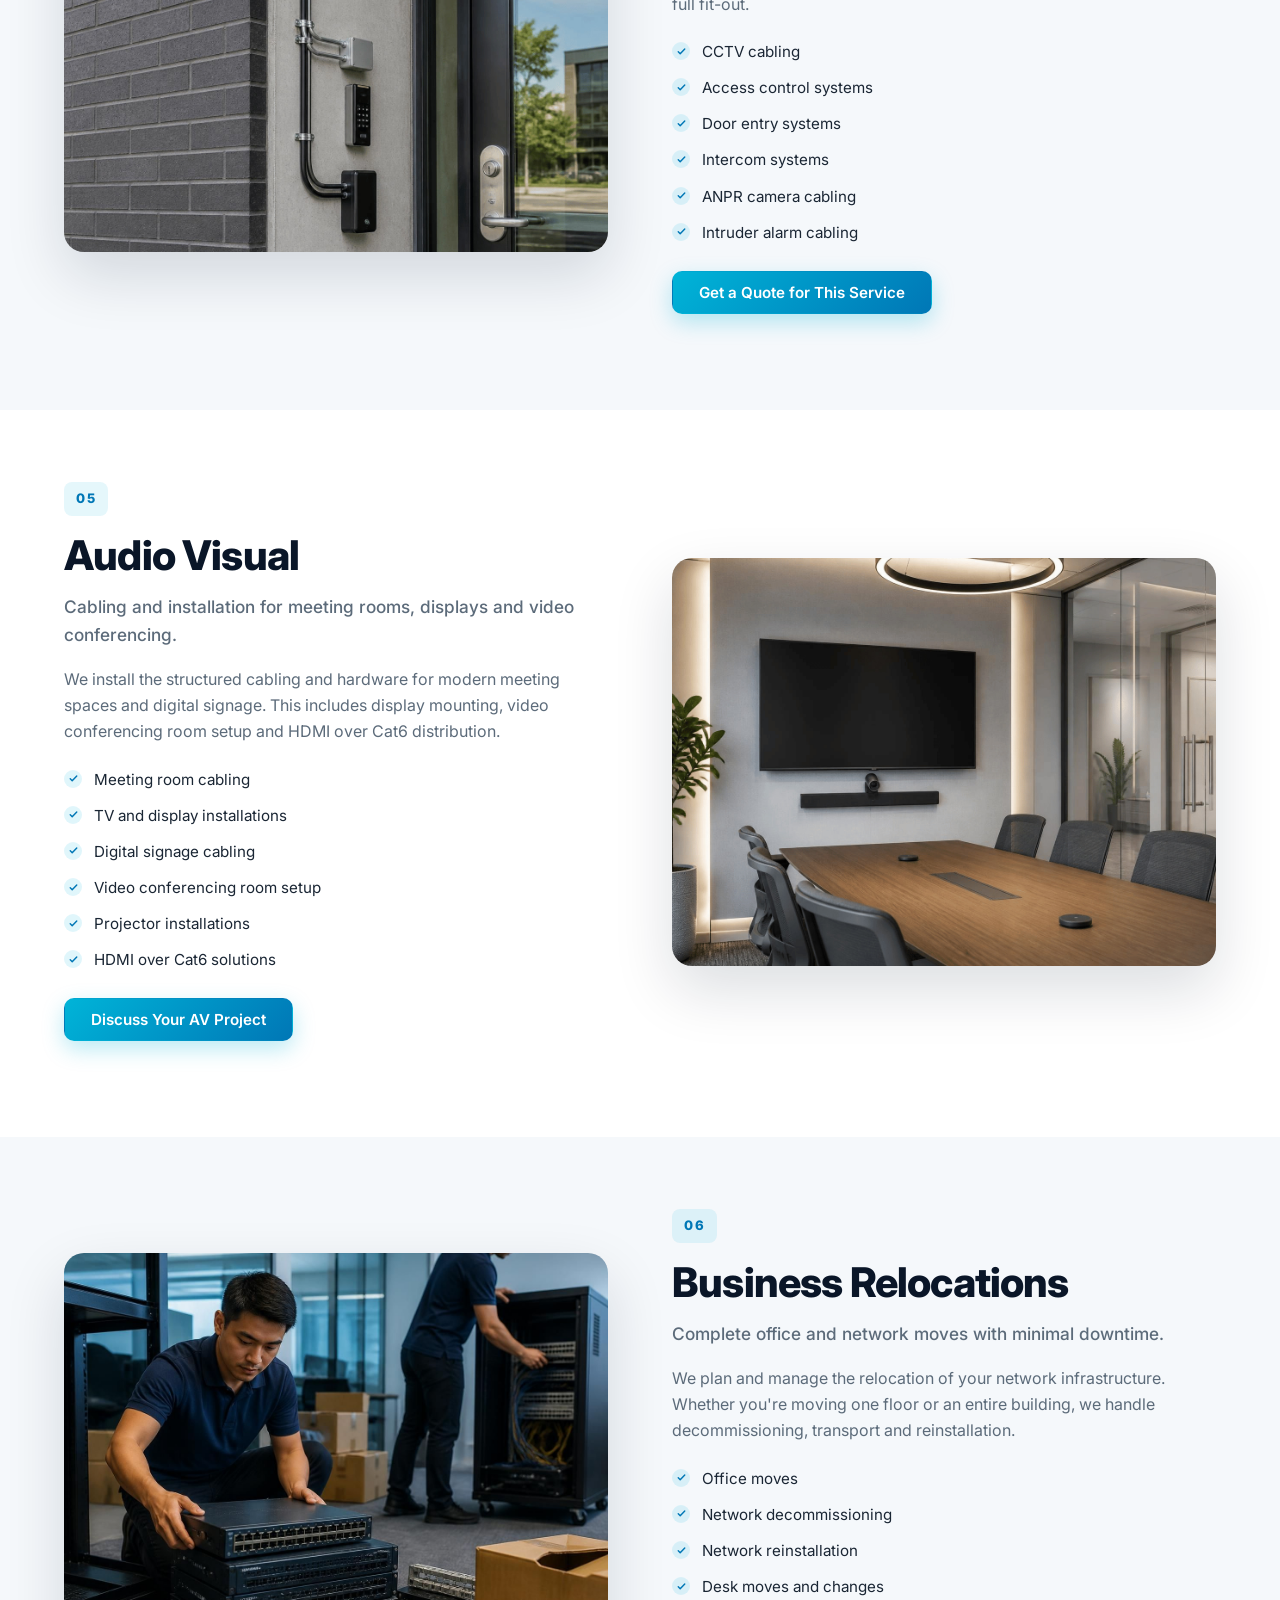
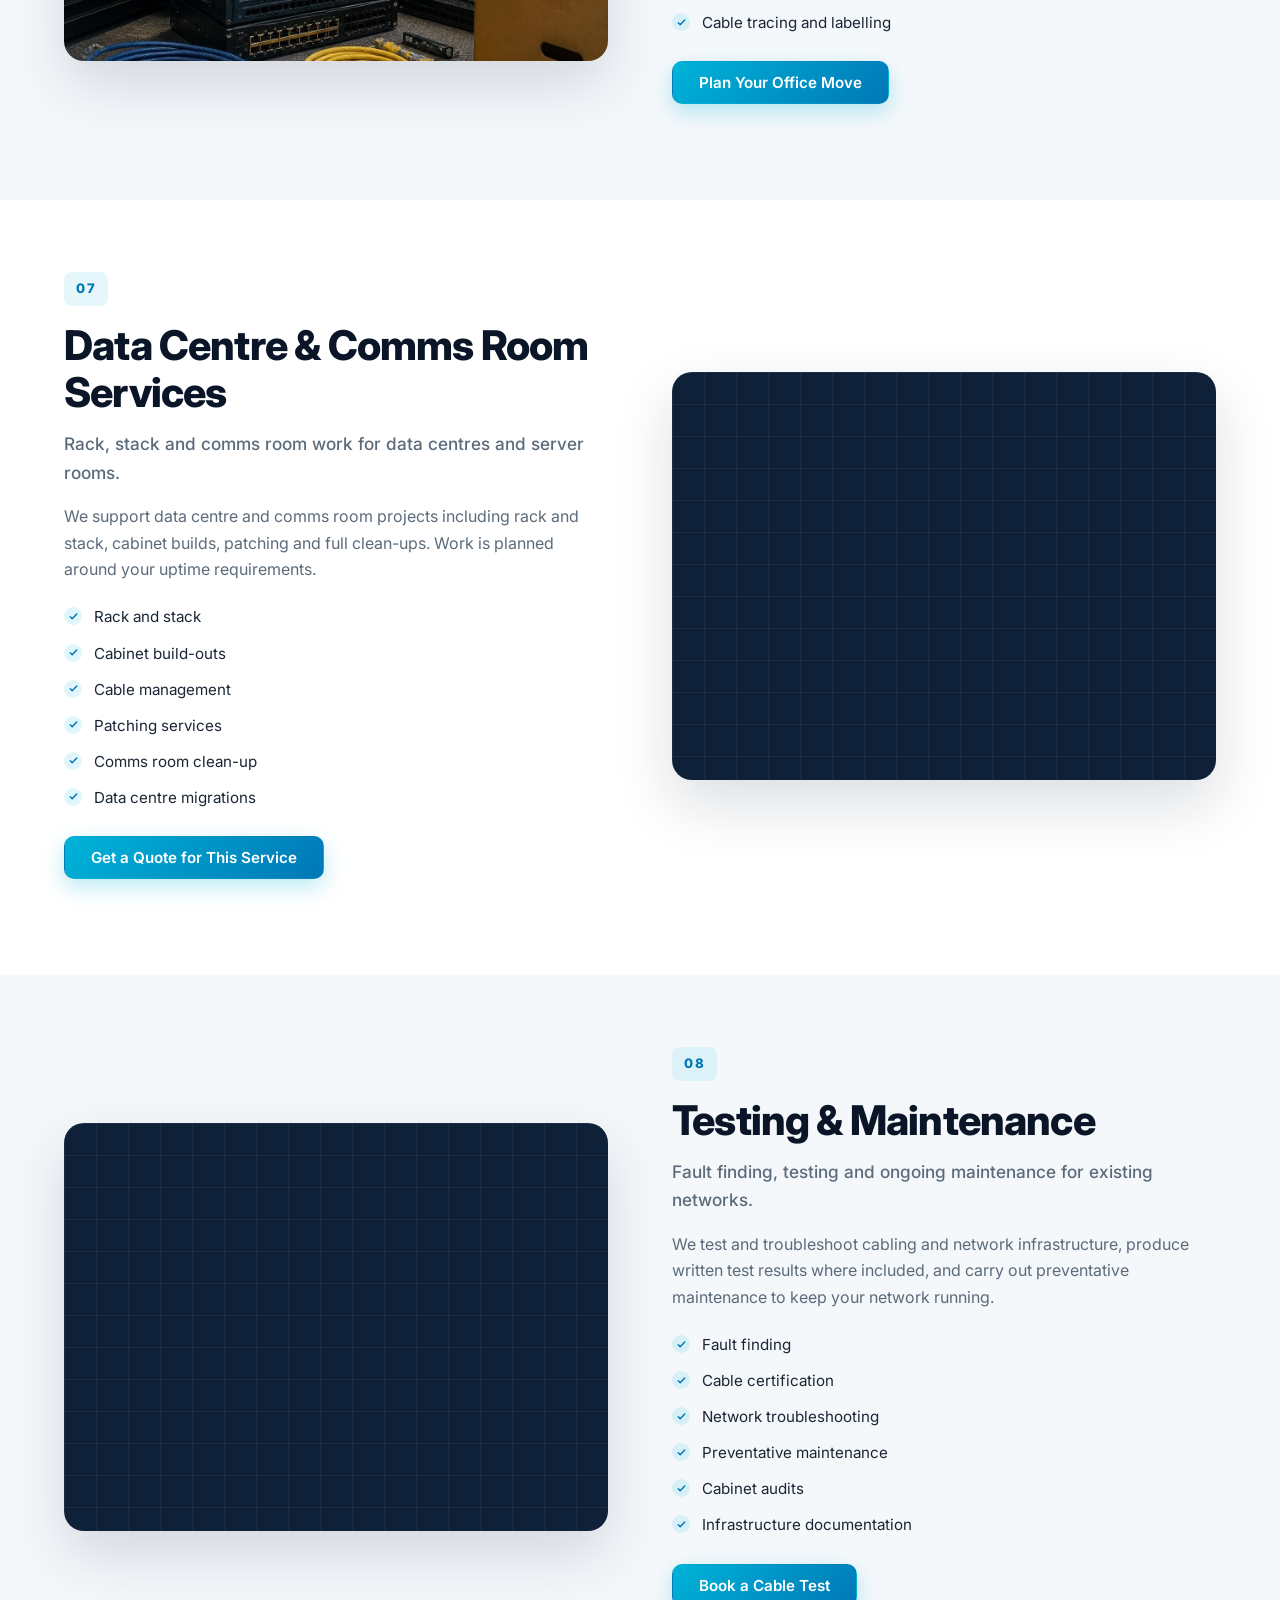
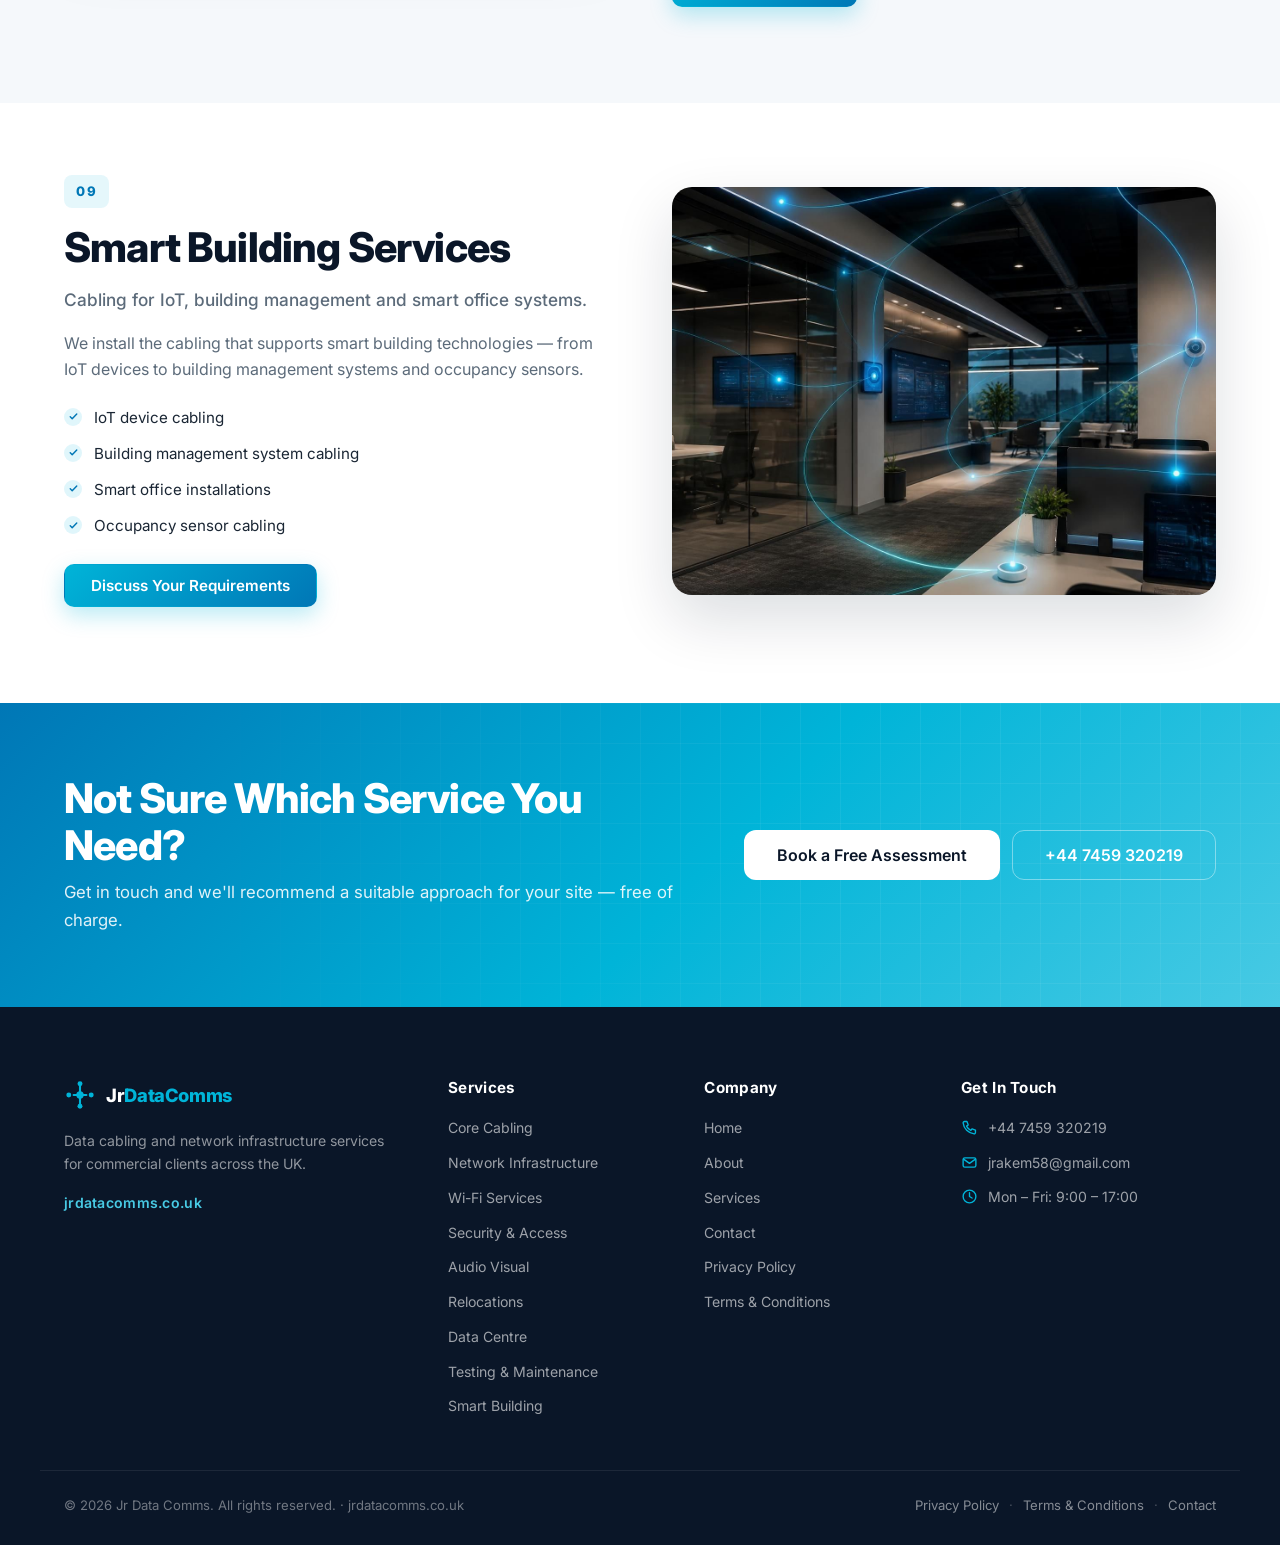
<file: services.html>
<!DOCTYPE html>
<html lang="en">
<head>
<meta charset="UTF-8">
<meta name="viewport" content="width=device-width, initial-scale=1">
<meta name="theme-color" content="#0A1628">
<title>Services | Data Cabling, Fibre, Wi-Fi &amp; Networks | Jr Data Comms</title>
<meta name="description" content="Core cabling, network infrastructure, Wi-Fi, security, AV, relocations, data centre services, testing and smart building cabling. UK-wide and international enquiries.">
<meta name="robots" content="index, follow, max-image-preview:large">
<link rel="canonical" href="https://jrdatacomms.co.uk/services.html">
<link rel="alternate" hreflang="en-gb" href="https://jrdatacomms.co.uk/services.html">
<link rel="alternate" hreflang="x-default" href="https://jrdatacomms.co.uk/services.html">

<meta property="og:type" content="website">
<meta property="og:url" content="https://jrdatacomms.co.uk/services.html">
<meta property="og:title" content="Services | Data Cabling &amp; Network Infrastructure | Jr Data Comms">
<meta property="og:description" content="Core cabling, network infrastructure, Wi-Fi, security, AV, relocations, data centre services, testing and smart building cabling.">
<meta property="og:image" content="https://jrdatacomms.co.uk/images/og-services.jpg">
<meta property="og:locale" content="en_GB">
<meta property="og:site_name" content="Jr Data Comms">
<meta name="twitter:card" content="summary_large_image">

<link rel="preconnect" href="https://fonts.googleapis.com">
<link rel="preconnect" href="https://fonts.gstatic.com" crossorigin>
<link href="https://fonts.googleapis.com/css2?family=Inter:wght@400;500;600;700;800&display=swap" rel="stylesheet">
<link rel="stylesheet" href="css/style.css">
<link rel="icon" type="image/svg+xml" href="/favicon.svg">
<link rel="apple-touch-icon" href="/apple-touch-icon.png">
<link rel="manifest" href="/site.webmanifest">

<script type="application/ld+json">
{
  "@context": "https://schema.org",
  "@type": "BreadcrumbList",
  "itemListElement": [
    { "@type": "ListItem", "position": 1, "name": "Home", "item": "https://jrdatacomms.co.uk/" },
    { "@type": "ListItem", "position": 2, "name": "Services", "item": "https://jrdatacomms.co.uk/services.html" }
  ]
}
</script>
</head>
<body>

<header class="site-header" id="siteHeader">
  <div class="container header-inner">
    <a class="logo" href="index.html" aria-label="Jr Data Comms home">
      <svg class="logo-mark" viewBox="0 0 40 40" aria-hidden="true">
        <path d="M20 8v8M20 24v8M12 20h6M22 20h6" stroke="currentColor" stroke-width="2.6" stroke-linecap="round"/>
        <circle cx="20" cy="20" r="4.6" fill="currentColor"/>
        <circle cx="20" cy="6" r="3.1" fill="currentColor"/>
        <circle cx="20" cy="34" r="3.1" fill="currentColor"/>
        <circle cx="6" cy="20" r="3.1" fill="currentColor"/>
        <circle cx="34" cy="20" r="3.1" fill="currentColor"/>
      </svg>
      <span class="logo-text">Jr<span>DataComms</span></span>
    </a>
    <nav class="nav" id="primaryNav" aria-label="Main navigation">
      <a href="index.html" class="nav-link">Home</a>
      <a href="services.html" class="nav-link" aria-current="page">Services</a>
      <a href="about.html" class="nav-link">About</a>
      <a href="contact.html" class="nav-link">Contact</a>
      <a href="contact.html" class="btn btn-primary nav-cta">Get a Free Quote</a>
    </nav>
    <button class="nav-toggle" id="navToggle" aria-label="Open menu" aria-expanded="false" aria-controls="primaryNav">
      <span></span><span></span><span></span>
    </button>
  </div>
</header>

<main>

<section class="page-hero">
  <div class="hero-bg" aria-hidden="true"></div>
  <div class="container page-hero-inner">
    <span class="eyebrow eyebrow-light"><span class="eyebrow-dot"></span> Our Services</span>
    <h1>Data Cabling &amp; Network Infrastructure Services</h1>
    <p class="lead">From a single data outlet to a full comms room build — we cover the cabling and network infrastructure that keeps your business connected.</p>
    <div class="hero-actions">
      <a href="contact.html" class="btn btn-primary btn-lg">Request a Free Survey</a>
      <a href="#cabling" class="btn btn-ghost btn-lg">Explore Services</a>
    </div>
  </div>
</section>

<nav class="services-quicknav" aria-label="Services quick navigation">
  <div class="container quicknav-inner">
    <a href="#cabling">Core Cabling</a>
    <a href="#infrastructure">Network Infrastructure</a>
    <a href="#wifi">Wi-Fi Services</a>
    <a href="#security">Security &amp; Access</a>
    <a href="#av">Audio Visual</a>
    <a href="#relocations">Relocations</a>
    <a href="#datacentre">Data Centre</a>
    <a href="#testing">Testing &amp; Maintenance</a>
    <a href="#smart">Smart Building</a>
  </div>
</nav>

<!-- ============ 1. CORE CABLING ============ -->
<section class="service-detail" id="cabling">
  <div class="container service-grid">
    <div class="service-copy reveal">
      <span class="service-num">01</span>
      <h2>Core Cabling Services</h2>
      <p class="lead-sm">Copper and fibre cabling installations for commercial premises.</p>
      <p>We install structured cabling across copper and fibre — from single cable runs to full building-wide infrastructure. Work is carried out with reference to widely recognised industry guidance and cable manufacturer specifications.</p>
      <ul class="tick-list">
        <li>Structured cabling</li>
        <li>Cat5e / Cat6 / Cat6A installations</li>
        <li>Fibre optic cabling, splicing and termination</li>
        <li>Network point installations and additional data outlets</li>
        <li>Cable testing and certification</li>
        <li>Patch panel and network cabinet installation</li>
      </ul>
      <a href="contact.html" class="btn btn-primary">Get a Quote for This Service</a>
    </div>
    <div class="service-visual reveal" style="--d:.08s">
      <img class="service-image" src="images/service-cabling.jpg"
           alt="Structured cabling installation with neatly bundled Cat6 cables terminating at a patch panel"
           width="800" height="600" loading="lazy" decoding="async">
    </div>
  </div>
</section>

<!-- ============ 2. NETWORK INFRASTRUCTURE ============ -->
<section class="service-detail service-alt" id="infrastructure">
  <div class="container service-grid service-reverse">
    <div class="service-visual reveal">
      <img class="service-image" src="images/service-network.jpg"
           alt="Server rack and comms cabinet installation with organised cabling and patch panels"
           width="800" height="600" loading="lazy" decoding="async">
    </div>
    <div class="service-copy reveal" style="--d:.08s">
      <span class="service-num">02</span>
      <h2>Network Infrastructure</h2>
      <p class="lead-sm">Rack, cabinet and network hardware fit-outs.</p>
      <p>We supply and install network infrastructure to support your switching, routing and power equipment. Whether you need a single cabinet or a full comms room build-out, we can plan and complete the work.</p>
      <ul class="tick-list">
        <li>Server rack installation</li>
        <li>Comms cabinet installation</li>
        <li>Patch panel management</li>
        <li>Network cabinet tidy-ups</li>
        <li>Network relocations and office network moves</li>
        <li>Wireless access point cabling</li>
        <li>Switch and UPS installation support</li>
      </ul>
      <a href="contact.html" class="btn btn-primary">Discuss Your Requirements</a>
    </div>
  </div>
</section>

<!-- ============ 3. WI-FI SERVICES ============ -->
<section class="service-detail" id="wifi">
  <div class="container service-grid">
    <div class="service-copy reveal">
      <span class="service-num">03</span>
      <h2>Wi-Fi Services</h2>
      <p class="lead-sm">Wireless coverage design and installation for offices, warehouses and commercial sites.</p>
      <p>We carry out Wi-Fi surveys, design coverage, install access points and support mesh and upgrade projects. Post-installation checks confirm real-world coverage against the agreed brief.</p>
      <ul class="tick-list">
        <li>Wi-Fi access point installation</li>
        <li>Wi-Fi surveys</li>
        <li>Wireless network upgrades</li>
        <li>Mesh network installations</li>
        <li>Warehouse Wi-Fi deployment</li>
        <li>Office Wi-Fi deployment</li>
      </ul>
      <a href="contact.html" class="btn btn-primary">Request a Wi-Fi Survey</a>
    </div>
    <div class="service-visual reveal" style="--d:.08s">
      <img class="service-image" src="images/service-wifi.jpg"
           alt="Ceiling-mounted wireless access point in a modern office ceiling"
           width="800" height="600" loading="lazy" decoding="async">
    </div>
  </div>
</section>

<!-- ============ 4. SECURITY & ACCESS CONTROL ============ -->
<section class="service-detail service-alt" id="security">
  <div class="container service-grid service-reverse">
    <div class="service-visual reveal">
      <img class="service-image" src="images/service-security.jpg"
           alt="CCTV camera and access control cabling installation on a commercial building"
           width="800" height="600" loading="lazy" decoding="async">
    </div>
    <div class="service-copy reveal" style="--d:.08s">
      <span class="service-num">04</span>
      <h2>Security &amp; Access Control</h2>
      <p class="lead-sm">Cabling for CCTV, access control and security systems.</p>
      <p>We install the cabling infrastructure that sits behind security and access control systems, working alongside your security provider or as part of a full fit-out.</p>
      <ul class="tick-list">
        <li>CCTV cabling</li>
        <li>Access control systems</li>
        <li>Door entry systems</li>
        <li>Intercom systems</li>
        <li>ANPR camera cabling</li>
        <li>Intruder alarm cabling</li>
      </ul>
      <a href="contact.html" class="btn btn-primary">Get a Quote for This Service</a>
    </div>
  </div>
</section>

<!-- ============ 5. AUDIO VISUAL ============ -->
<section class="service-detail" id="av">
  <div class="container service-grid">
    <div class="service-copy reveal">
      <span class="service-num">05</span>
      <h2>Audio Visual</h2>
      <p class="lead-sm">Cabling and installation for meeting rooms, displays and video conferencing.</p>
      <p>We install the structured cabling and hardware for modern meeting spaces and digital signage. This includes display mounting, video conferencing room setup and HDMI over Cat6 distribution.</p>
      <ul class="tick-list">
        <li>Meeting room cabling</li>
        <li>TV and display installations</li>
        <li>Digital signage cabling</li>
        <li>Video conferencing room setup</li>
        <li>Projector installations</li>
        <li>HDMI over Cat6 solutions</li>
      </ul>
      <a href="contact.html" class="btn btn-primary">Discuss Your AV Project</a>
    </div>
    <div class="service-visual reveal" style="--d:.08s">
      <img class="service-image" src="images/service-av.jpg"
           alt="Modern meeting room with wall-mounted display and video conferencing setup"
           width="800" height="600" loading="lazy" decoding="async">
    </div>
  </div>
</section>

<!-- ============ 6. BUSINESS RELOCATIONS ============ -->
<section class="service-detail service-alt" id="relocations">
  <div class="container service-grid service-reverse">
    <div class="service-visual reveal">
      <img class="service-image" src="images/service-relocation.jpg"
           alt="Technicians relocating office network equipment during an office move"
           width="800" height="600" loading="lazy" decoding="async">
    </div>
    <div class="service-copy reveal" style="--d:.08s">
      <span class="service-num">06</span>
      <h2>Business Relocations</h2>
      <p class="lead-sm">Complete office and network moves with minimal downtime.</p>
      <p>We plan and manage the relocation of your network infrastructure. Whether you're moving one floor or an entire building, we handle decommissioning, transport and reinstallation.</p>
      <ul class="tick-list">
        <li>Office moves</li>
        <li>Network decommissioning</li>
        <li>Network reinstallation</li>
        <li>Desk moves and changes</li>
        <li>Cable tracing and labelling</li>
      </ul>
      <a href="contact.html" class="btn btn-primary">Plan Your Office Move</a>
    </div>
  </div>
</section>

<!-- ============ 7. DATA CENTRE & COMMS ROOM ============ -->
<section class="service-detail" id="datacentre">
  <div class="container service-grid">
    <div class="service-copy reveal">
      <span class="service-num">07</span>
      <h2>Data Centre &amp; Comms Room Services</h2>
      <p class="lead-sm">Rack, stack and comms room work for data centres and server rooms.</p>
      <p>We support data centre and comms room projects including rack and stack, cabinet builds, patching and full clean-ups. Work is planned around your uptime requirements.</p>
      <ul class="tick-list">
        <li>Rack and stack</li>
        <li>Cabinet build-outs</li>
        <li>Cable management</li>
        <li>Patching services</li>
        <li>Comms room clean-up</li>
        <li>Data centre migrations</li>
      </ul>
      <a href="contact.html" class="btn btn-primary">Get a Quote for This Service</a>
    </div>
    <div class="service-visual reveal" style="--d:.08s">
      <img class="service-image" src="images/service-datacentre.jpg"
           alt="Data centre rack with organised cable management and patch panels"
           width="800" height="600" loading="lazy" decoding="async">
    </div>
  </div>
</section>

<!-- ============ 8. TESTING & MAINTENANCE ============ -->
<section class="service-detail service-alt" id="testing">
  <div class="container service-grid service-reverse">
    <div class="service-visual reveal">
      <img class="service-image" src="images/service-testing.jpg"
           alt="Network engineer testing cabling with a certification tester at a patch panel"
           width="800" height="600" loading="lazy" decoding="async">
    </div>
    <div class="service-copy reveal" style="--d:.08s">
      <span class="service-num">08</span>
      <h2>Testing &amp; Maintenance</h2>
      <p class="lead-sm">Fault finding, testing and ongoing maintenance for existing networks.</p>
      <p>We test and troubleshoot cabling and network infrastructure, produce written test results where included, and carry out preventative maintenance to keep your network running.</p>
      <ul class="tick-list">
        <li>Fault finding</li>
        <li>Cable certification</li>
        <li>Network troubleshooting</li>
        <li>Preventative maintenance</li>
        <li>Cabinet audits</li>
        <li>Infrastructure documentation</li>
      </ul>
      <a href="contact.html" class="btn btn-primary">Book a Cable Test</a>
    </div>
  </div>
</section>

<!-- ============ 9. SMART BUILDING ============ -->
<section class="service-detail" id="smart">
  <div class="container service-grid">
    <div class="service-copy reveal">
      <span class="service-num">09</span>
      <h2>Smart Building Services</h2>
      <p class="lead-sm">Cabling for IoT, building management and smart office systems.</p>
      <p>We install the cabling that supports smart building technologies — from IoT devices to building management systems and occupancy sensors.</p>
      <ul class="tick-list">
        <li>IoT device cabling</li>
        <li>Building management system cabling</li>
        <li>Smart office installations</li>
        <li>Occupancy sensor cabling</li>
      </ul>
      <a href="contact.html" class="btn btn-primary">Discuss Your Requirements</a>
    </div>
    <div class="service-visual reveal" style="--d:.08s">
      <img class="service-image" src="images/service-smart.jpg"
           alt="Smart building control panel with connected IoT device cabling"
           width="800" height="600" loading="lazy" decoding="async">
    </div>
  </div>
</section>

<section class="cta-band">
  <div class="container cta-inner">
    <div class="cta-copy reveal">
      <h2>Not Sure Which Service You Need?</h2>
      <p>Get in touch and we'll recommend a suitable approach for your site — free of charge.</p>
    </div>
    <div class="cta-actions reveal" style="--d:.08s">
      <a href="contact.html" class="btn btn-white btn-lg">Book a Free Assessment</a>
      <a href="tel:+447459320219" class="btn btn-ghost-light btn-lg">+44 7459 320219</a>
    </div>
  </div>
</section>

</main>

<footer class="site-footer">
  <div class="container footer-grid">
    <div class="footer-brand">
      <a class="logo logo-footer" href="index.html">
        <svg class="logo-mark" viewBox="0 0 40 40" aria-hidden="true">
          <path d="M20 8v8M20 24v8M12 20h6M22 20h6" stroke="currentColor" stroke-width="2.6" stroke-linecap="round"/>
          <circle cx="20" cy="20" r="4.6" fill="currentColor"/>
          <circle cx="20" cy="6" r="3.1" fill="currentColor"/>
          <circle cx="20" cy="34" r="3.1" fill="currentColor"/>
          <circle cx="6" cy="20" r="3.1" fill="currentColor"/>
          <circle cx="34" cy="20" r="3.1" fill="currentColor"/>
        </svg>
        <span class="logo-text">Jr<span>DataComms</span></span>
      </a>
      <p>Data cabling and network infrastructure services for commercial clients across the UK.</p>
      <p class="footer-url">jrdatacomms.co.uk</p>
    </div>
    <div class="footer-col">
      <h4>Services</h4>
      <ul>
        <li><a href="services.html#cabling">Core Cabling</a></li>
        <li><a href="services.html#infrastructure">Network Infrastructure</a></li>
        <li><a href="services.html#wifi">Wi-Fi Services</a></li>
        <li><a href="services.html#security">Security &amp; Access</a></li>
        <li><a href="services.html#av">Audio Visual</a></li>
        <li><a href="services.html#relocations">Relocations</a></li>
        <li><a href="services.html#datacentre">Data Centre</a></li>
        <li><a href="services.html#testing">Testing &amp; Maintenance</a></li>
        <li><a href="services.html#smart">Smart Building</a></li>
      </ul>
    </div>
    <div class="footer-col">
      <h4>Company</h4>
      <ul>
        <li><a href="index.html">Home</a></li>
        <li><a href="about.html">About</a></li>
        <li><a href="services.html">Services</a></li>
        <li><a href="contact.html">Contact</a></li>
        <li><a href="privacy.html">Privacy Policy</a></li>
        <li><a href="terms.html">Terms &amp; Conditions</a></li>
      </ul>
    </div>
    <div class="footer-col">
      <h4>Get In Touch</h4>
      <ul class="footer-contact">
        <li><svg viewBox="0 0 20 20" fill="none"><path d="M4 3h3l1.5 4-2 1.4a11 11 0 0 0 5.1 5.1l1.4-2 4 1.5v3a1.5 1.5 0 0 1-1.6 1.5A14.5 14.5 0 0 1 2.5 4.6 1.5 1.5 0 0 1 4 3Z" stroke="currentColor" stroke-width="1.6" stroke-linejoin="round"/></svg><a href="tel:+447459320219">+44 7459 320219</a></li>
        <li><svg viewBox="0 0 20 20" fill="none"><rect x="2.5" y="4.5" width="15" height="11" rx="2" stroke="currentColor" stroke-width="1.6"/><path d="m3 6 7 5 7-5" stroke="currentColor" stroke-width="1.6" stroke-linecap="round" stroke-linejoin="round"/></svg><a href="mailto:jrakem58@gmail.com">jrakem58@gmail.com</a></li>
        <li><svg viewBox="0 0 20 20" fill="none"><circle cx="10" cy="10" r="7.5" stroke="currentColor" stroke-width="1.6"/><path d="M10 5.5V10l3 1.8" stroke="currentColor" stroke-width="1.6" stroke-linecap="round" stroke-linejoin="round"/></svg><span>Mon – Fri: 9:00 – 17:00</span></li>
      </ul>
    </div>
  </div>
  <div class="container footer-bottom">
    <p>&copy; <span id="year">2025</span> Jr Data Comms. All rights reserved. &middot; jrdatacomms.co.uk</p>
    <p class="footer-legal">
      <a href="privacy.html">Privacy Policy</a>
      <span aria-hidden="true">·</span>
      <a href="terms.html">Terms &amp; Conditions</a>
      <span aria-hidden="true">·</span>
      <a href="contact.html">Contact</a>
    </p>
  </div>
</footer>

<script src="js/main.js" defer></script>
</body>
</html>
</file>
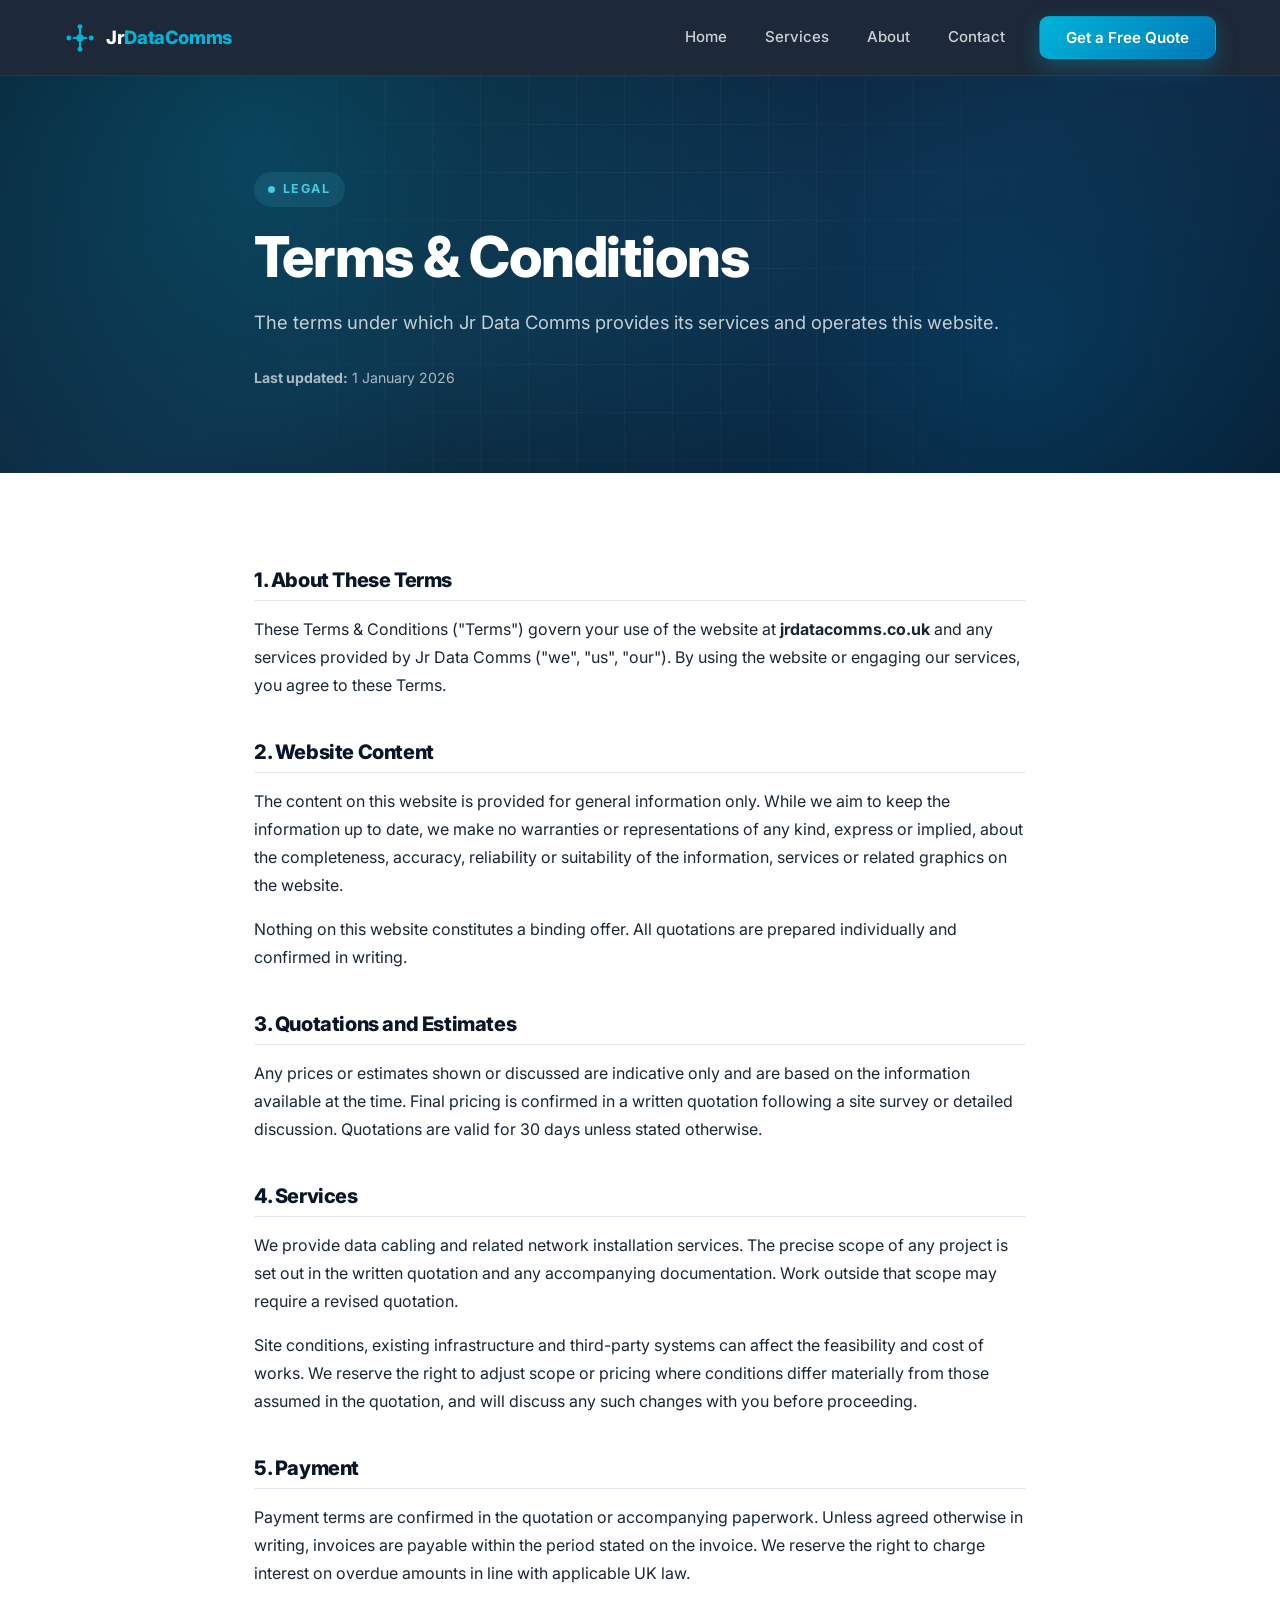
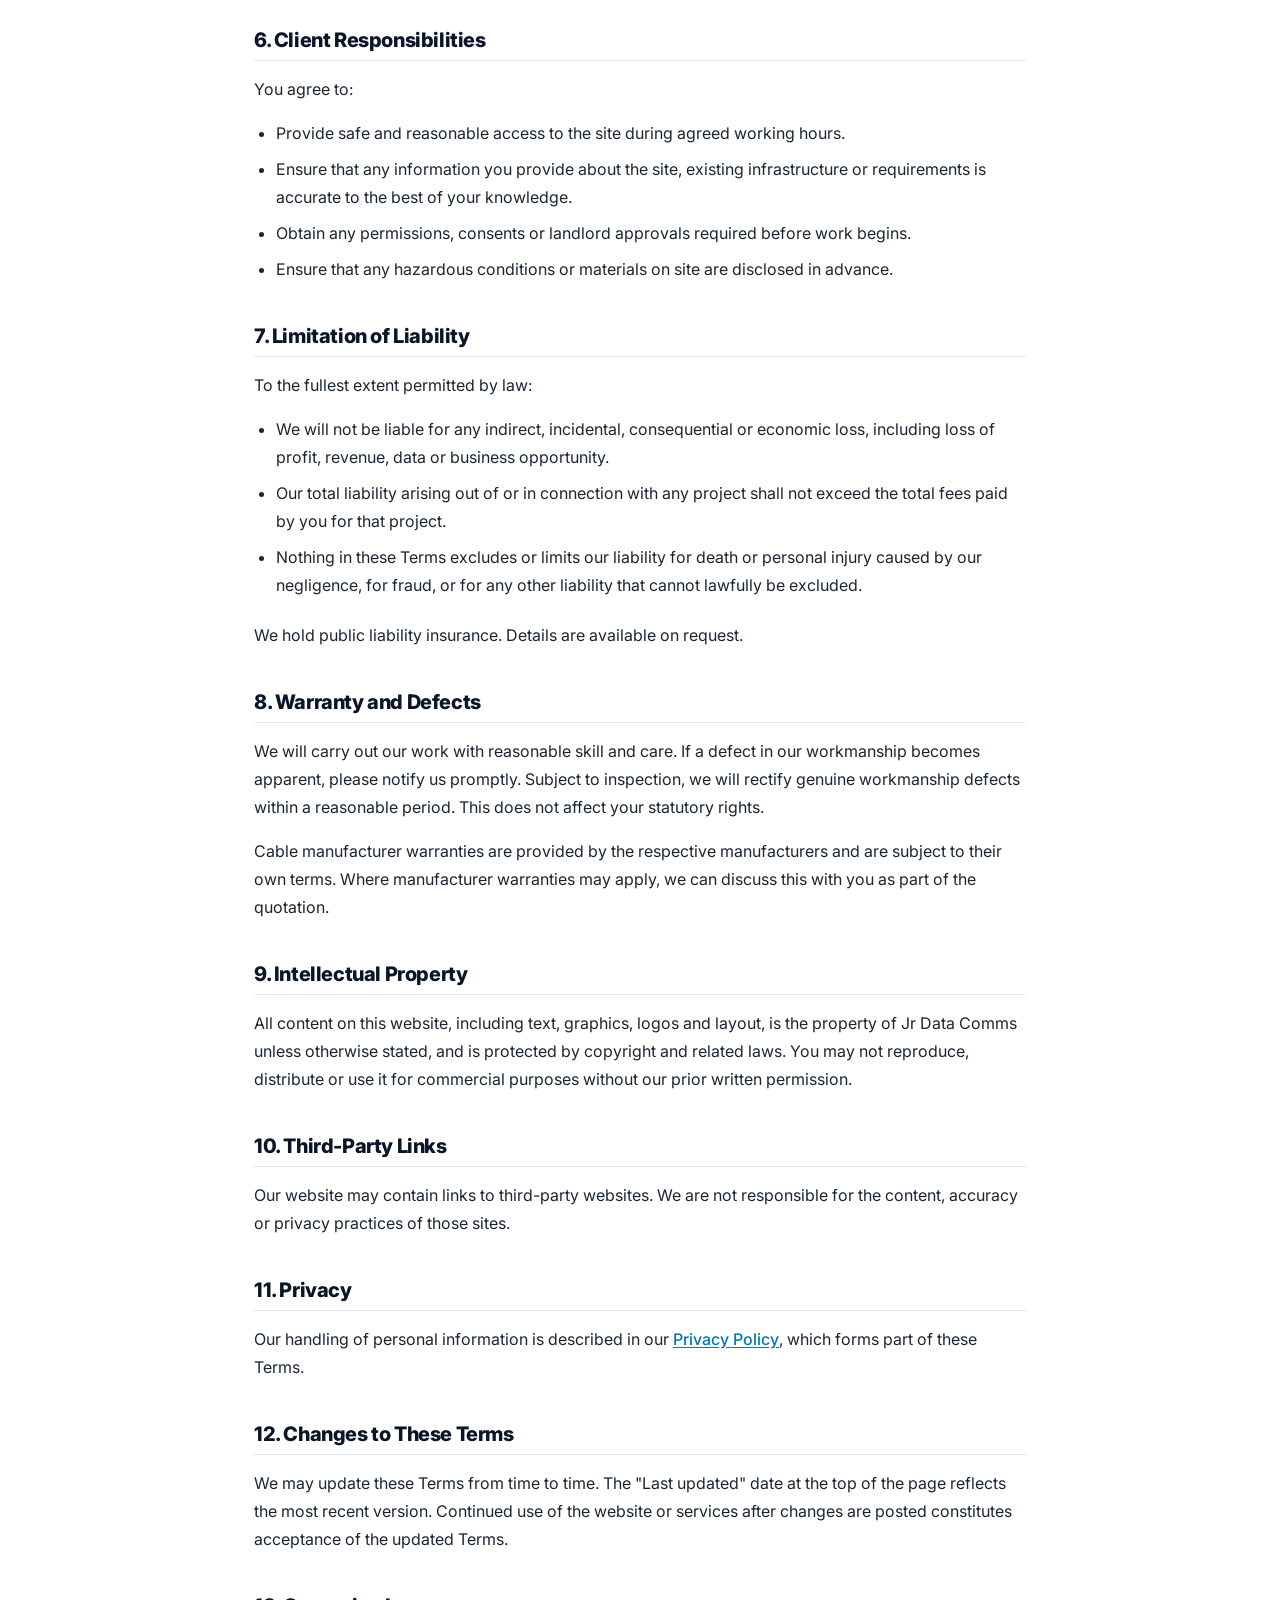
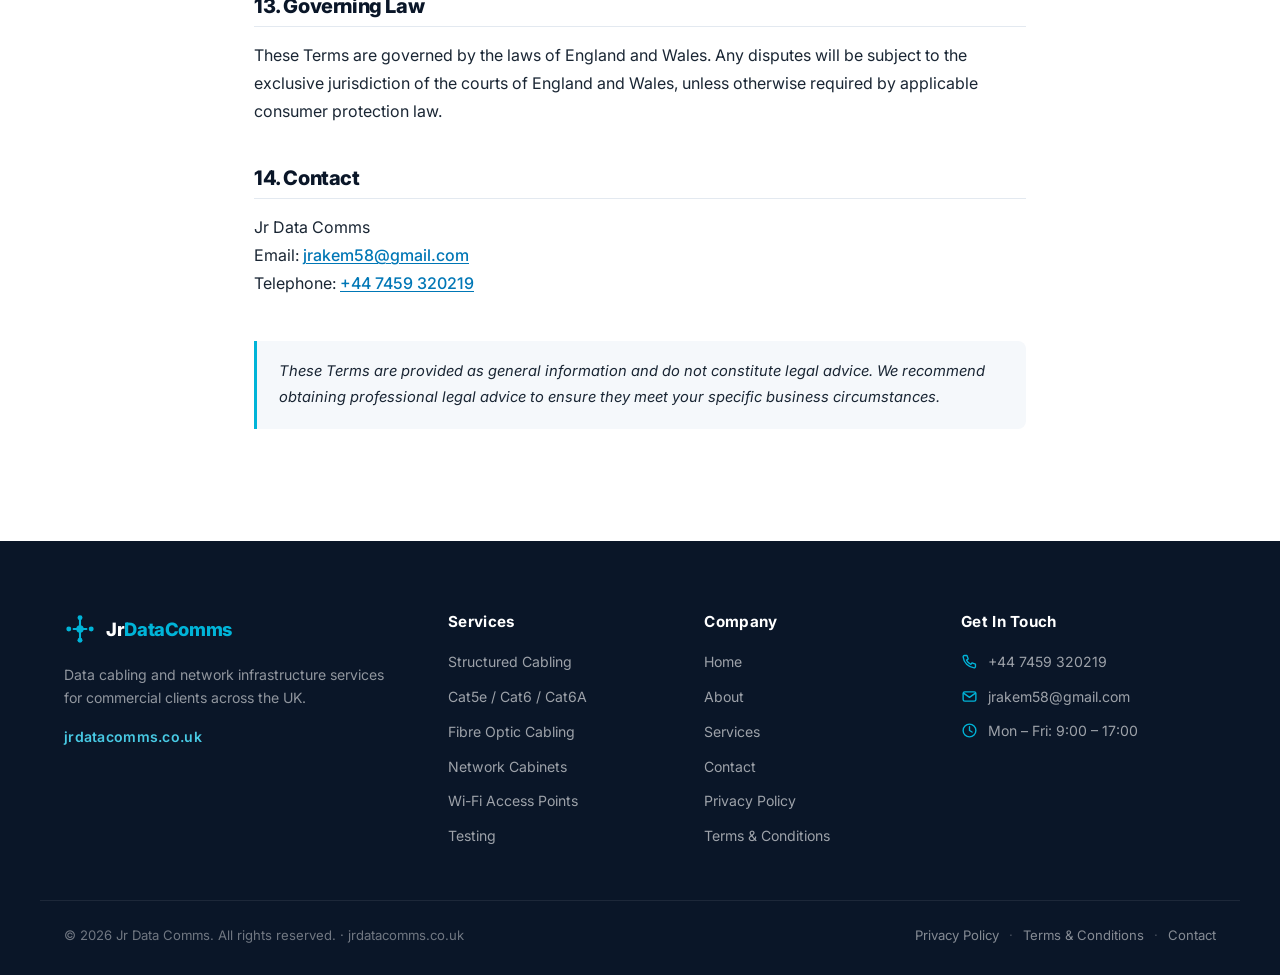
<file: terms.html>
<!DOCTYPE html>
<html lang="en">
<head>
<meta charset="UTF-8">
<meta name="viewport" content="width=device-width, initial-scale=1">
<title>Terms &amp; Conditions | Jr Data Comms</title>
<meta name="description" content="Terms and Conditions for Jr Data Comms — data cabling and network infrastructure services.">
<meta name="robots" content="index, follow">
<link rel="canonical" href="https://jrdatacomms.co.uk/terms.html">
<link rel="preconnect" href="https://fonts.googleapis.com">
<link rel="preconnect" href="https://fonts.gstatic.com" crossorigin>
<link href="https://fonts.googleapis.com/css2?family=Inter:wght@400;500;600;700;800&display=swap" rel="stylesheet">
<link rel="stylesheet" href="css/style.css">
<link rel="icon" type="image/svg+xml" href="/favicon.svg">
</head>
<body>

<header class="site-header" id="siteHeader">
  <div class="container header-inner">
    <a class="logo" href="index.html" aria-label="Jr Data Comms home">
      <svg class="logo-mark" viewBox="0 0 40 40" aria-hidden="true">
        <path d="M20 8v8M20 24v8M12 20h6M22 20h6" stroke="currentColor" stroke-width="2.6" stroke-linecap="round"/>
        <circle cx="20" cy="20" r="4.6" fill="currentColor"/><circle cx="20" cy="6" r="3.1" fill="currentColor"/>
        <circle cx="20" cy="34" r="3.1" fill="currentColor"/><circle cx="6" cy="20" r="3.1" fill="currentColor"/>
        <circle cx="34" cy="20" r="3.1" fill="currentColor"/>
      </svg>
      <span class="logo-text">Jr<span>DataComms</span></span>
    </a>
    <nav class="nav" id="primaryNav" aria-label="Main navigation">
      <a href="index.html" class="nav-link">Home</a>
      <a href="services.html" class="nav-link">Services</a>
      <a href="about.html" class="nav-link">About</a>
      <a href="contact.html" class="nav-link">Contact</a>
      <a href="contact.html" class="btn btn-primary nav-cta">Get a Free Quote</a>
    </nav>
    <button class="nav-toggle" id="navToggle" aria-label="Open menu" aria-expanded="false" aria-controls="primaryNav"><span></span><span></span><span></span></button>
  </div>
</header>

<main>
<section class="page-hero">
  <div class="hero-bg" aria-hidden="true"></div>
  <div class="container page-hero-inner">
    <span class="eyebrow eyebrow-light"><span class="eyebrow-dot"></span> Legal</span>
    <h1>Terms &amp; Conditions</h1>
    <p class="lead">The terms under which Jr Data Comms provides its services and operates this website.</p>
    <p class="legal-meta"><strong>Last updated:</strong> 1 January 2026</p>
  </div>
</section>

<section class="section">
  <div class="container legal-content">

    <h2>1. About These Terms</h2>
    <p>These Terms &amp; Conditions ("Terms") govern your use of the website at <strong>jrdatacomms.co.uk</strong> and any services provided by Jr Data Comms ("we", "us", "our"). By using the website or engaging our services, you agree to these Terms.</p>

    <h2>2. Website Content</h2>
    <p>The content on this website is provided for general information only. While we aim to keep the information up to date, we make no warranties or representations of any kind, express or implied, about the completeness, accuracy, reliability or suitability of the information, services or related graphics on the website.</p>
    <p>Nothing on this website constitutes a binding offer. All quotations are prepared individually and confirmed in writing.</p>

    <h2>3. Quotations and Estimates</h2>
    <p>Any prices or estimates shown or discussed are indicative only and are based on the information available at the time. Final pricing is confirmed in a written quotation following a site survey or detailed discussion. Quotations are valid for 30 days unless stated otherwise.</p>

    <h2>4. Services</h2>
    <p>We provide data cabling and related network installation services. The precise scope of any project is set out in the written quotation and any accompanying documentation. Work outside that scope may require a revised quotation.</p>
    <p>Site conditions, existing infrastructure and third-party systems can affect the feasibility and cost of works. We reserve the right to adjust scope or pricing where conditions differ materially from those assumed in the quotation, and will discuss any such changes with you before proceeding.</p>

    <h2>5. Payment</h2>
    <p>Payment terms are confirmed in the quotation or accompanying paperwork. Unless agreed otherwise in writing, invoices are payable within the period stated on the invoice. We reserve the right to charge interest on overdue amounts in line with applicable UK law.</p>

    <h2>6. Client Responsibilities</h2>
    <p>You agree to:</p>
    <ul>
      <li>Provide safe and reasonable access to the site during agreed working hours.</li>
      <li>Ensure that any information you provide about the site, existing infrastructure or requirements is accurate to the best of your knowledge.</li>
      <li>Obtain any permissions, consents or landlord approvals required before work begins.</li>
      <li>Ensure that any hazardous conditions or materials on site are disclosed in advance.</li>
    </ul>

    <h2>7. Limitation of Liability</h2>
    <p>To the fullest extent permitted by law:</p>
    <ul>
      <li>We will not be liable for any indirect, incidental, consequential or economic loss, including loss of profit, revenue, data or business opportunity.</li>
      <li>Our total liability arising out of or in connection with any project shall not exceed the total fees paid by you for that project.</li>
      <li>Nothing in these Terms excludes or limits our liability for death or personal injury caused by our negligence, for fraud, or for any other liability that cannot lawfully be excluded.</li>
    </ul>
    <p>We hold public liability insurance. Details are available on request.</p>

    <h2>8. Warranty and Defects</h2>
    <p>We will carry out our work with reasonable skill and care. If a defect in our workmanship becomes apparent, please notify us promptly. Subject to inspection, we will rectify genuine workmanship defects within a reasonable period. This does not affect your statutory rights.</p>
    <p>Cable manufacturer warranties are provided by the respective manufacturers and are subject to their own terms. Where manufacturer warranties may apply, we can discuss this with you as part of the quotation.</p>

    <h2>9. Intellectual Property</h2>
    <p>All content on this website, including text, graphics, logos and layout, is the property of Jr Data Comms unless otherwise stated, and is protected by copyright and related laws. You may not reproduce, distribute or use it for commercial purposes without our prior written permission.</p>

    <h2>10. Third-Party Links</h2>
    <p>Our website may contain links to third-party websites. We are not responsible for the content, accuracy or privacy practices of those sites.</p>

    <h2>11. Privacy</h2>
    <p>Our handling of personal information is described in our <a href="privacy.html">Privacy Policy</a>, which forms part of these Terms.</p>

    <h2>12. Changes to These Terms</h2>
    <p>We may update these Terms from time to time. The "Last updated" date at the top of the page reflects the most recent version. Continued use of the website or services after changes are posted constitutes acceptance of the updated Terms.</p>

    <h2>13. Governing Law</h2>
    <p>These Terms are governed by the laws of England and Wales. Any disputes will be subject to the exclusive jurisdiction of the courts of England and Wales, unless otherwise required by applicable consumer protection law.</p>

    <h2>14. Contact</h2>
    <p>Jr Data Comms<br>Email: <a href="mailto:jrakem58@gmail.com">jrakem58@gmail.com</a><br>Telephone: <a href="tel:+447459320219">+44 7459 320219</a></p>

    <p class="legal-note"><em>These Terms are provided as general information and do not constitute legal advice. We recommend obtaining professional legal advice to ensure they meet your specific business circumstances.</em></p>

  </div>
</section>
</main>

<footer class="site-footer">
  <div class="container footer-grid">
    <div class="footer-brand">
      <a class="logo logo-footer" href="index.html">
        <svg class="logo-mark" viewBox="0 0 40 40" aria-hidden="true">
          <path d="M20 8v8M20 24v8M12 20h6M22 20h6" stroke="currentColor" stroke-width="2.6" stroke-linecap="round"/>
          <circle cx="20" cy="20" r="4.6" fill="currentColor"/><circle cx="20" cy="6" r="3.1" fill="currentColor"/>
          <circle cx="20" cy="34" r="3.1" fill="currentColor"/><circle cx="6" cy="20" r="3.1" fill="currentColor"/>
          <circle cx="34" cy="20" r="3.1" fill="currentColor"/>
        </svg>
        <span class="logo-text">Jr<span>DataComms</span></span>
      </a>
      <p>Data cabling and network infrastructure services for commercial clients across the UK.</p>
      <p class="footer-url">jrdatacomms.co.uk</p>
    </div>
    <div class="footer-col">
      <h4>Services</h4>
      <ul>
        <li><a href="services.html#structured">Structured Cabling</a></li>
        <li><a href="services.html#copper">Cat5e / Cat6 / Cat6A</a></li>
        <li><a href="services.html#fibre">Fibre Optic Cabling</a></li>
        <li><a href="services.html#cabinets">Network Cabinets</a></li>
        <li><a href="services.html#wifi">Wi-Fi Access Points</a></li>
        <li><a href="services.html#testing">Testing</a></li>
      </ul>
    </div>
    <div class="footer-col">
      <h4>Company</h4>
      <ul>
        <li><a href="index.html">Home</a></li><li><a href="about.html">About</a></li>
        <li><a href="services.html">Services</a></li><li><a href="contact.html">Contact</a></li>
        <li><a href="privacy.html">Privacy Policy</a></li><li><a href="terms.html">Terms &amp; Conditions</a></li>
      </ul>
    </div>
    <div class="footer-col">
      <h4>Get In Touch</h4>
      <ul class="footer-contact">
        <li><svg viewBox="0 0 20 20" fill="none"><path d="M4 3h3l1.5 4-2 1.4a11 11 0 0 0 5.1 5.1l1.4-2 4 1.5v3a1.5 1.5 0 0 1-1.6 1.5A14.5 14.5 0 0 1 2.5 4.6 1.5 1.5 0 0 1 4 3Z" stroke="currentColor" stroke-width="1.6" stroke-linejoin="round"/></svg><a href="tel:+447459320219">+44 7459 320219</a></li>
        <li><svg viewBox="0 0 20 20" fill="none"><rect x="2.5" y="4.5" width="15" height="11" rx="2" stroke="currentColor" stroke-width="1.6"/><path d="m3 6 7 5 7-5" stroke="currentColor" stroke-width="1.6" stroke-linecap="round" stroke-linejoin="round"/></svg><a href="mailto:jrakem58@gmail.com">jrakem58@gmail.com</a></li>
        <li><svg viewBox="0 0 20 20" fill="none"><circle cx="10" cy="10" r="7.5" stroke="currentColor" stroke-width="1.6"/><path d="M10 5.5V10l3 1.8" stroke="currentColor" stroke-width="1.6" stroke-linecap="round" stroke-linejoin="round"/></svg><span>Mon – Fri: 9:00 – 17:00</span></li>
      </ul>
    </div>
  </div>
  <div class="container footer-bottom">
    <p>&copy; <span id="year">2025</span> Jr Data Comms. All rights reserved. &middot; jrdatacomms.co.uk</p>
    <p class="footer-legal"><a href="privacy.html">Privacy Policy</a> <span aria-hidden="true">·</span> <a href="terms.html">Terms &amp; Conditions</a> <span aria-hidden="true">·</span> <a href="contact.html">Contact</a></p>
  </div>
</footer>

<script src="js/main.js" defer></script>
</body>
</html>
</file>
<file: css/style.css>
/* =========================================================
   Jr Data Comms — Global Stylesheet
   https://jrdatacomms.co.uk
   ========================================================= */

/* ---------- Variables ---------- */
:root {
  --navy: #0A1628;
  --navy-2: #0F2138;
  --slate: #1E3A5F;
  --cyan: #00B4D8;
  --cyan-light: #48CAE4;
  --cyan-dark: #0077B6;
  --bg: #FFFFFF;
  --bg-alt: #F5F8FB;
  --bg-dark: #0A1628;
  --text: #1A2634;
  --muted: #5C6B7A;
  --border: #E3E9F0;
  --white: #FFFFFF;
  --radius-sm: 8px;
  --radius: 14px;
  --radius-lg: 20px;
  --shadow-sm: 0 2px 8px rgba(10, 22, 40, .05);
  --shadow: 0 10px 30px rgba(10, 22, 40, .08);
  --shadow-lg: 0 24px 60px rgba(10, 22, 40, .14);
  --font: 'Inter', -apple-system, BlinkMacSystemFont, 'Segoe UI', Roboto, sans-serif;
  --container: 1200px;
  --header-h: 76px;
  --ease: cubic-bezier(.22, 1, .36, 1);
}

/* ---------- Reset ---------- */
*, *::before, *::after { box-sizing: border-box; }
html {
  scroll-behavior: smooth;
  scroll-padding-top: calc(var(--header-h) + 60px);
  -webkit-text-size-adjust: 100%;
}
body {
  margin: 0;
  font-family: var(--font);
  font-size: 16px;
  line-height: 1.65;
  color: var(--text);
  background: var(--bg);
  -webkit-font-smoothing: antialiased;
  overflow-x: hidden;
}
img, svg { display: block; max-width: 100%; }
a { color: inherit; text-decoration: none; }
button { font-family: inherit; cursor: pointer; }
ul { list-style: none; margin: 0; padding: 0; }
h1, h2, h3, h4 {
  margin: 0 0 .5em;
  line-height: 1.15;
  letter-spacing: -0.02em;
  font-weight: 800;
  color: var(--navy);
}
h1 { font-size: clamp(2.1rem, 4.4vw, 3.6rem); }
h2 { font-size: clamp(1.7rem, 3.2vw, 2.6rem); }
h3 { font-size: 1.2rem; font-weight: 700; }
h4 { font-size: 1rem; font-weight: 700; }
p { margin: 0 0 1rem; }
p:last-child { margin-bottom: 0; }

/* ---------- Layout ---------- */
.container {
  width: 100%;
  max-width: var(--container);
  margin: 0 auto;
  padding: 0 24px;
}
.section { padding: 96px 0; }
.section-alt { background: var(--bg-alt); }
.section-dark { background: var(--navy); color: rgba(255, 255, 255, .82); }
.section-dark h2, .section-dark h3 { color: #fff; }

.section-head {
  max-width: 720px;
  margin: 0 auto 56px;
  text-align: center;
}
.section-head p { color: var(--muted); font-size: 1.05rem; }
.section-dark .section-head p { color: rgba(255, 255, 255, .72); }
.section-foot { text-align: center; margin-top: 52px; }

/* ---------- Buttons ---------- */
.btn {
  display: inline-flex;
  align-items: center;
  justify-content: center;
  gap: 8px;
  padding: 13px 26px;
  border: 1.5px solid transparent;
  border-radius: 10px;
  font-size: .95rem;
  font-weight: 600;
  line-height: 1;
  white-space: nowrap;
  transition: transform .2s var(--ease), background .2s var(--ease),
              border-color .2s var(--ease), color .2s var(--ease),
              box-shadow .2s var(--ease);
}
.btn svg { width: 18px; height: 18px; flex-shrink: 0; }
.btn:hover { transform: translateY(-2px); }
.btn:active { transform: translateY(0); }

.btn-primary {
  background: linear-gradient(135deg, var(--cyan), var(--cyan-dark));
  color: #fff;
  box-shadow: 0 8px 22px rgba(0, 180, 216, .28);
}
.btn-primary:hover { box-shadow: 0 12px 30px rgba(0, 180, 216, .42); }

.btn-outline {
  background: transparent;
  border-color: var(--border);
  color: var(--navy);
}
.btn-outline:hover { border-color: var(--cyan); color: var(--cyan-dark); }

.btn-ghost {
  background: rgba(255, 255, 255, .08);
  border-color: rgba(255, 255, 255, .22);
  color: #fff;
  backdrop-filter: blur(6px);
}
.btn-ghost:hover { background: rgba(255, 255, 255, .16); border-color: rgba(255, 255, 255, .4); }

.btn-ghost-light {
  background: transparent;
  border-color: rgba(255, 255, 255, .4);
  color: #fff;
}
.btn-ghost-light:hover { background: rgba(255, 255, 255, .12); border-color: #fff; }

.btn-white {
  background: #fff;
  color: var(--navy);
}
.btn-white:hover { box-shadow: 0 12px 30px rgba(0, 0, 0, .22); }

.btn-lg { padding: 16px 32px; font-size: 1rem; border-radius: 12px; }
.btn-block { width: 100%; }

/* ---------- Eyebrow ---------- */
.eyebrow {
  display: inline-flex;
  align-items: center;
  gap: 8px;
  font-size: .78rem;
  font-weight: 700;
  letter-spacing: .12em;
  text-transform: uppercase;
  color: var(--cyan-dark);
  background: rgba(0, 180, 216, .09);
  padding: 7px 14px;
  border-radius: 999px;
  margin-bottom: 18px;
}
.eyebrow-light {
  color: var(--cyan-light);
  background: rgba(72, 202, 228, .12);
}
.eyebrow-dot {
  width: 7px; height: 7px;
  border-radius: 50%;
  background: currentColor;
  animation: pulse 2.4s infinite;
}
@keyframes pulse {
  0%, 100% { opacity: 1; transform: scale(1); }
  50% { opacity: .5; transform: scale(.8); }
}

/* ---------- Header ---------- */
.site-header {
  position: sticky;
  top: 0;
  z-index: 1000;
  height: var(--header-h);
  background: rgba(10, 22, 40, .92);
  backdrop-filter: blur(14px);
  -webkit-backdrop-filter: blur(14px);
  border-bottom: 1px solid rgba(255, 255, 255, .06);
  transition: background .3s var(--ease), box-shadow .3s var(--ease);
}
.site-header.scrolled {
  background: rgba(10, 22, 40, .98);
  box-shadow: 0 8px 28px rgba(0, 0, 0, .22);
}
.header-inner {
  display: flex;
  align-items: center;
  justify-content: space-between;
  height: 100%;
}

.logo {
  display: inline-flex;
  align-items: center;
  gap: 10px;
  color: #fff;
  font-weight: 800;
  font-size: 1.15rem;
  letter-spacing: -.02em;
}
.logo-mark { width: 32px; height: 32px; color: var(--cyan); }
.logo-text span { color: var(--cyan); }

.nav {
  display: flex;
  align-items: center;
  gap: 6px;
}
.nav-link {
  position: relative;
  padding: 10px 16px;
  font-size: .94rem;
  font-weight: 500;
  color: rgba(255, 255, 255, .78);
  border-radius: 8px;
  transition: color .2s var(--ease), background .2s var(--ease);
}
.nav-link:hover { color: #fff; background: rgba(255, 255, 255, .06); }
.nav-link[aria-current="page"] { color: #fff; }
.nav-link[aria-current="page"]::after {
  content: "";
  position: absolute;
  left: 16px; right: 16px; bottom: 2px;
  height: 2px;
  border-radius: 2px;
  background: var(--cyan);
}
.nav-cta { margin-left: 12px; }

/* Mobile toggle */
.nav-toggle {
  display: none;
  width: 44px; height: 44px;
  background: transparent;
  border: 1px solid rgba(255, 255, 255, .18);
  border-radius: 10px;
  padding: 0;
  position: relative;
}
.nav-toggle span {
  position: absolute;
  left: 50%; top: 50%;
  width: 20px; height: 2px;
  background: #fff;
  border-radius: 2px;
  transition: transform .3s var(--ease), opacity .3s var(--ease);
  transform: translate(-50%, -50%);
}
.nav-toggle span:nth-child(1) { transform: translate(-50%, -8px); }
.nav-toggle span:nth-child(3) { transform: translate(-50%, 6px); }
.nav-toggle.open span:nth-child(1) { transform: translate(-50%, -50%) rotate(45deg); }
.nav-toggle.open span:nth-child(2) { opacity: 0; }
.nav-toggle.open span:nth-child(3) { transform: translate(-50%, -50%) rotate(-45deg); }

/* ---------- Hero ---------- */
.hero {
  position: relative;
  color: #fff;
  overflow: hidden;
  background: var(--navy);
}
.hero-bg {
  position: absolute;
  inset: 0;
  z-index: 0;
  background:
    radial-gradient(circle at 20% 20%, rgba(0, 180, 216, .28), transparent 55%),
    radial-gradient(circle at 80% 70%, rgba(0, 119, 182, .32), transparent 55%),
    linear-gradient(160deg, #0A1628 0%, #0F2138 50%, #071120 100%);
}
.hero-bg::after {
  content: "";
  position: absolute;
  inset: 0;
  background-image:
    linear-gradient(rgba(255, 255, 255, .035) 1px, transparent 1px),
    linear-gradient(90deg, rgba(255, 255, 255, .035) 1px, transparent 1px);
  background-size: 48px 48px;
  mask-image: radial-gradient(circle at 50% 40%, #000 20%, transparent 75%);
  -webkit-mask-image: radial-gradient(circle at 50% 40%, #000 20%, transparent 75%);
}
.hero-inner {
  position: relative;
  z-index: 1;
  padding: 120px 24px 100px;
}
.hero-content { max-width: 780px; }
.hero h1 { color: #fff; margin-bottom: 20px; }
.hero .lead {
  font-size: clamp(1.05rem, 1.6vw, 1.22rem);
  color: rgba(255, 255, 255, .78);
  max-width: 660px;
  margin-bottom: 34px;
}
.hero-actions {
  display: flex;
  flex-wrap: wrap;
  gap: 14px;
  margin-bottom: 42px;
}

.trust-bar {
  display: flex;
  flex-wrap: wrap;
  gap: 10px 26px;
  padding-top: 26px;
  border-top: 1px solid rgba(255, 255, 255, .1);
}
.trust-bar li {
  display: inline-flex;
  align-items: center;
  gap: 8px;
  font-size: .88rem;
  font-weight: 500;
  color: rgba(255, 255, 255, .72);
}
.trust-bar svg { width: 18px; height: 18px; color: var(--cyan); flex-shrink: 0; }

/* Hero with image (homepage) */
.hero-with-image .hero-inner {
  display: grid;
  grid-template-columns: 1.1fr 0.9fr;
  gap: 56px;
  align-items: center;
}
.hero-image {
  position: relative;
  border-radius: var(--radius-lg);
  overflow: hidden;
  box-shadow: 0 30px 80px rgba(0, 0, 0, .4);
  aspect-ratio: 4 / 3;
  background-color: #0F2138;
  background-image:
    linear-gradient(rgba(255, 255, 255, .04) 1px, transparent 1px),
    linear-gradient(90deg, rgba(255, 255, 255, .04) 1px, transparent 1px);
  background-size: 24px 24px;
}
.hero-image img {
  width: 100%;
  height: 100%;
  object-fit: cover;
  display: block;
}
.hero-image::after {
  content: "";
  position: absolute;
  inset: 0;
  border-radius: var(--radius-lg);
  border: 1px solid rgba(255, 255, 255, .12);
  pointer-events: none;
}

/* ---------- Page hero (inner pages) ---------- */
.page-hero {
  position: relative;
  color: #fff;
  background: var(--navy);
  overflow: hidden;
}
.page-hero-inner {
  position: relative;
  z-index: 1;
  padding: 96px 24px 84px;
  max-width: 820px;
}
.page-hero h1 { color: #fff; margin-bottom: 18px; }
.page-hero .lead {
  font-size: clamp(1.02rem, 1.5vw, 1.15rem);
  color: rgba(255, 255, 255, .76);
  margin-bottom: 28px;
}

/* ---------- Grids ---------- */
.grid { display: grid; gap: 24px; }
.grid-3 { grid-template-columns: repeat(3, 1fr); }
.grid-4 { grid-template-columns: repeat(4, 1fr); }

/* ---------- Cards (basic) ---------- */
.card {
  background: #fff;
  border: 1px solid var(--border);
  border-radius: var(--radius);
  padding: 32px 28px;
  transition: transform .35s var(--ease), box-shadow .35s var(--ease), border-color .35s var(--ease);
  position: relative;
  overflow: hidden;
}
.card::before {
  content: "";
  position: absolute;
  inset: 0 0 auto 0;
  height: 3px;
  background: linear-gradient(90deg, var(--cyan), var(--cyan-dark));
  transform: scaleX(0);
  transform-origin: left;
  transition: transform .4s var(--ease);
}
.card:hover {
  transform: translateY(-6px);
  box-shadow: var(--shadow-lg);
  border-color: transparent;
}
.card:hover::before { transform: scaleX(1); }

.card-icon {
  width: 52px; height: 52px;
  display: grid;
  place-items: center;
  border-radius: 12px;
  background: rgba(0, 180, 216, .1);
  color: var(--cyan-dark);
  margin-bottom: 22px;
  transition: background .3s var(--ease), color .3s var(--ease);
}
.card-icon svg { width: 26px; height: 26px; }
.card:hover .card-icon { background: var(--cyan); color: #fff; }
.card p { color: var(--muted); font-size: .95rem; margin-bottom: 16px; }
.card-link {
  font-size: .9rem;
  font-weight: 600;
  color: var(--cyan-dark);
  transition: color .2s var(--ease);
}
.card-link:hover { color: var(--navy); }

/* ---------- Cards with image ---------- */
.card-with-image {
  padding: 0;
  overflow: hidden;
}
.card-with-image .card-image {
  width: 100%;
  aspect-ratio: 3 / 2;
  overflow: hidden;
  background-color: #0F2138;
  background-image:
    linear-gradient(rgba(255, 255, 255, .04) 1px, transparent 1px),
    linear-gradient(90deg, rgba(255, 255, 255, .04) 1px, transparent 1px);
  background-size: 24px 24px;
}
.card-with-image .card-image img {
  width: 100%;
  height: 100%;
  object-fit: cover;
  transition: transform .6s var(--ease);
}
.card-with-image:hover .card-image img {
  transform: scale(1.05);
}
.card-with-image .card-body {
  padding: 26px 28px 30px;
}
.card-with-image .card-body h3 {
  margin-bottom: 10px;
}
.card-with-image .card-body p {
  margin-bottom: 14px;
}
.card-with-image::before {
  height: 3px;
  top: auto;
  bottom: 0;
}

/* ---------- Features ---------- */
.feature { padding: 4px 0; }
.feature-card {
  background: #fff;
  border: 1px solid var(--border);
  border-radius: var(--radius);
  padding: 32px 28px;
  transition: transform .3s var(--ease), box-shadow .3s var(--ease);
}
.feature-card:hover { transform: translateY(-4px); box-shadow: var(--shadow); }
.feature-icon {
  width: 46px; height: 46px;
  display: grid;
  place-items: center;
  border-radius: 11px;
  background: rgba(0, 180, 216, .1);
  color: var(--cyan-dark);
  margin-bottom: 18px;
}
.feature-icon svg { width: 24px; height: 24px; }
.feature p { color: var(--muted); font-size: .93rem; }

/* ---------- Coverage map ---------- */
.coverage-map {
  background: #fff;
  border: 1px solid var(--border);
  border-radius: var(--radius-lg);
  padding: 44px;
  box-shadow: var(--shadow-sm);
}
.coverage-grid {
  display: grid;
  grid-template-columns: repeat(2, 1fr);
  gap: 36px 40px;
}
.coverage-block {
  padding: 24px;
  border-radius: var(--radius);
  background: var(--bg-alt);
  border: 1px solid var(--border);
}
.coverage-head {
  display: flex;
  align-items: flex-start;
  gap: 14px;
  margin-bottom: 18px;
}
.coverage-flag {
  font-size: 1.8rem;
  line-height: 1;
  flex-shrink: 0;
}
.coverage-head h3 { margin: 0 0 4px; font-size: 1.1rem; }
.coverage-head p { margin: 0; font-size: .88rem; color: var(--muted); }

.areas-list {
  display: flex;
  flex-wrap: wrap;
  gap: 8px;
}
.pill {
  display: inline-block;
  padding: 6px 13px;
  font-size: .82rem;
  font-weight: 500;
  color: var(--slate);
  background: #fff;
  border: 1px solid var(--border);
  border-radius: 999px;
  transition: all .2s var(--ease);
}
.pill:hover {
  background: var(--cyan);
  color: #fff;
  border-color: var(--cyan);
  transform: translateY(-2px);
}

.coverage-note {
  display: flex;
  align-items: center;
  gap: 14px;
  margin-top: 34px;
  padding: 20px 24px;
  background: rgba(0, 180, 216, .07);
  border: 1px solid rgba(0, 180, 216, .2);
  border-radius: var(--radius);
}
.coverage-note svg { width: 24px; height: 24px; color: var(--cyan-dark); flex-shrink: 0; }
.coverage-note p { margin: 0; font-size: .92rem; color: var(--slate); }
.coverage-note a { color: var(--cyan-dark); font-weight: 600; text-decoration: underline; }
.coverage-note-center { justify-content: center; text-align: center; }

.coverage-mini {
  display: grid;
  grid-template-columns: repeat(4, 1fr);
  gap: 20px;
}
.coverage-mini-item {
  background: #fff;
  border: 1px solid var(--border);
  border-radius: var(--radius);
  padding: 26px 22px;
  transition: transform .3s var(--ease), box-shadow .3s var(--ease);
}
.coverage-mini-item:hover { transform: translateY(-4px); box-shadow: var(--shadow); }
.coverage-mini-item h4 { font-size: 1rem; margin-bottom: 8px; }
.coverage-mini-item p { font-size: .88rem; color: var(--muted); margin: 0; }

/* ---------- CTA band ---------- */
.cta-band {
  background: linear-gradient(135deg, var(--cyan-dark) 0%, var(--cyan) 55%, var(--cyan-light) 100%);
  color: #fff;
  padding: 72px 0;
  position: relative;
  overflow: hidden;
}
.cta-band::before {
  content: "";
  position: absolute;
  inset: 0;
  background-image:
    linear-gradient(rgba(255, 255, 255, .06) 1px, transparent 1px),
    linear-gradient(90deg, rgba(255, 255, 255, .06) 1px, transparent 1px);
  background-size: 40px 40px;
  mask-image: radial-gradient(circle at 80% 50%, #000 20%, transparent 80%);
  -webkit-mask-image: radial-gradient(circle at 80% 50%, #000 20%, transparent 80%);
}
.cta-inner {
  position: relative;
  display: flex;
  align-items: center;
  justify-content: space-between;
  gap: 40px;
  flex-wrap: wrap;
}
.cta-copy { max-width: 620px; }
.cta-copy h2 { color: #fff; margin-bottom: 10px; }
.cta-copy p { color: rgba(255, 255, 255, .88); margin: 0; font-size: 1.05rem; }
.cta-actions { display: flex; gap: 12px; flex-wrap: wrap; }

/* ---------- Services quick nav ---------- */
.services-quicknav {
  background: #fff;
  border-bottom: 1px solid var(--border);
  position: sticky;
  top: var(--header-h);
  z-index: 900;
  overflow-x: auto;
  -webkit-overflow-scrolling: touch;
}
.services-quicknav::-webkit-scrollbar { display: none; }
.quicknav-inner {
  display: flex;
  gap: 4px;
  padding-top: 10px;
  padding-bottom: 10px;
  padding-right: 24px;
  white-space: nowrap;
}
.quicknav-inner a {
  padding: 9px 16px;
  font-size: .86rem;
  font-weight: 600;
  color: var(--muted);
  border-radius: 8px;
  transition: all .2s var(--ease);
  flex-shrink: 0;
}
.quicknav-inner a:hover {
  color: var(--cyan-dark);
  background: rgba(0, 180, 216, .08);
}

/* ---------- Service detail sections ---------- */
.service-detail { padding: 96px 0; }
.service-detail.service-alt { background: var(--bg-alt); }
.service-detail + .service-detail { padding-top: 72px; }

.service-grid {
  display: grid;
  grid-template-columns: 1fr 1fr;
  gap: 64px;
  align-items: center;
}
.service-grid.service-reverse .service-copy { order: 2; }
.service-grid.service-reverse .service-visual { order: 1; }

.service-num {
  display: inline-block;
  font-size: .82rem;
  font-weight: 800;
  letter-spacing: .12em;
  color: var(--cyan-dark);
  background: rgba(0, 180, 216, .1);
  padding: 6px 12px;
  border-radius: 8px;
  margin-bottom: 16px;
}
.service-copy h2 { margin-bottom: 14px; }
.lead-sm {
  font-size: 1.08rem;
  color: var(--slate);
  font-weight: 500;
  margin-bottom: 16px;
}
.service-copy p { color: var(--muted); }

.tick-list {
  margin: 22px 0 26px;
  display: grid;
  gap: 11px;
}
.tick-list li {
  position: relative;
  padding-left: 30px;
  font-size: .95rem;
  color: var(--text);
}
.tick-list li::before {
  content: "";
  position: absolute;
  left: 0; top: 3px;
  width: 18px; height: 18px;
  border-radius: 50%;
  background: rgba(0, 180, 216, .12) url("data:image/svg+xml,%3Csvg xmlns='http://www.w3.org/2000/svg' viewBox='0 0 20 20' fill='none'%3E%3Cpath d='m5 10.5 3 3 7-7.5' stroke='%230077B6' stroke-width='2.2' stroke-linecap='round' stroke-linejoin='round'/%3E%3C/svg%3E") center/13px no-repeat;
}
.ideal {
  font-size: .9rem;
  color: var(--muted);
  background: var(--bg-alt);
  border-left: 3px solid var(--cyan);
  padding: 12px 16px;
  border-radius: 0 8px 8px 0;
  margin-bottom: 26px;
}
.service-alt .ideal { background: #fff; }

.service-visual { display: flex; justify-content: center; }

/* Service image (with fallback placeholder) */
.service-image {
  width: 100%;
  height: auto;
  border-radius: var(--radius-lg);
  box-shadow: var(--shadow-lg);
  aspect-ratio: 4 / 3;
  object-fit: cover;
  background-color: #0F2138;
  background-image:
    linear-gradient(rgba(255, 255, 255, .05) 1px, transparent 1px),
    linear-gradient(90deg, rgba(255, 255, 255, .05) 1px, transparent 1px);
  background-size: 32px 32px;
}

/* Legacy visual card (kept for backwards compatibility) */
.visual-card {
  width: 100%;
  aspect-ratio: 1 / 1;
  max-width: 400px;
  display: grid;
  place-items: center;
  border-radius: var(--radius-lg);
  background: linear-gradient(150deg, var(--navy) 0%, var(--slate) 100%);
  position: relative;
  overflow: hidden;
  box-shadow: var(--shadow-lg);
}
.visual-card::before {
  content: "";
  position: absolute;
  inset: 0;
  background-image:
    linear-gradient(rgba(255, 255, 255, .05) 1px, transparent 1px),
    linear-gradient(90deg, rgba(255, 255, 255, .05) 1px, transparent 1px);
  background-size: 32px 32px;
}
.visual-card::after {
  content: "";
  position: absolute;
  width: 60%; height: 60%;
  border-radius: 50%;
  background: radial-gradient(circle, rgba(0, 180, 216, .4), transparent 70%);
  filter: blur(20px);
}
.visual-card svg {
  width: 110px; height: 110px;
  color: var(--cyan-light);
  position: relative;
  z-index: 1;
  opacity: .9;
}

/* Tier grid (used in Cat5e/Cat6/Cat6A section) */
.tier-grid {
  display: grid;
  grid-template-columns: repeat(3, 1fr);
  gap: 14px;
  margin: 22px 0 26px;
}
.tier {
  background: #fff;
  border: 1px solid var(--border);
  border-radius: var(--radius-sm);
  padding: 18px 16px;
}
.service-alt .tier { background: var(--bg); }
.tier h4 { margin-bottom: 6px; color: var(--cyan-dark); font-size: .95rem; }
.tier p { font-size: .83rem; color: var(--muted); margin: 0; line-height: 1.55; }

/* ---------- About page ---------- */
.about-grid {
  display: grid;
  grid-template-columns: 1.6fr 1fr;
  gap: 64px;
  align-items: start;
}
.about-copy p { color: var(--muted); }

.about-image {
  margin-top: 28px;
  border-radius: var(--radius);
  overflow: hidden;
  box-shadow: var(--shadow);
  background-color: #0F2138;
  aspect-ratio: 4 / 3;
}
.about-image img {
  width: 100%;
  height: 100%;
  object-fit: cover;
  display: block;
}

.side-card {
  background: #fff;
  border: 1px solid var(--border);
  border-radius: var(--radius);
  padding: 34px 30px;
  box-shadow: var(--shadow);
  position: sticky;
  top: calc(var(--header-h) + 24px);
}
.side-card h3 { margin-bottom: 20px; font-size: 1.1rem; }

.side-card-image {
  margin: -34px -30px 24px;
  border-radius: var(--radius) var(--radius) 0 0;
  overflow: hidden;
  aspect-ratio: 3 / 2;
  background-color: #0F2138;
}
.side-card-image img {
  width: 100%;
  height: 100%;
  object-fit: cover;
  display: block;
}

.stat-list { display: grid; gap: 16px; }
.stat-list li {
  display: flex;
  align-items: baseline;
  justify-content: space-between;
  gap: 16px;
  padding-bottom: 14px;
  border-bottom: 1px solid var(--border);
}
.stat-list li:last-child { border-bottom: 0; padding-bottom: 0; }
.stat-list strong {
  font-size: 1.3rem;
  font-weight: 800;
  color: var(--cyan-dark);
  letter-spacing: -.02em;
}
.stat-list span { font-size: .86rem; color: var(--muted); text-align: right; }

/* Contact block (used on About page) */
.contact-block {
  display: grid;
  grid-template-columns: 1.2fr 1fr;
  gap: 30px;
  background: #fff;
  border: 1px solid var(--border);
  border-radius: var(--radius-lg);
  padding: 44px;
  box-shadow: var(--shadow-sm);
}
.contact-info { display: grid; gap: 22px; align-content: start; }
.contact-hours h3 { margin-bottom: 18px; font-size: 1.05rem; }
.contact-hours ul { display: grid; gap: 12px; }
.contact-hours li {
  display: flex;
  justify-content: space-between;
  gap: 16px;
  font-size: .92rem;
  padding-bottom: 10px;
  border-bottom: 1px solid var(--border);
}
.contact-hours li:last-child { border-bottom: 0; padding-bottom: 0; }
.contact-hours span { color: var(--muted); }
.contact-hours strong { color: var(--navy); font-weight: 600; }

/* Info item (phone/email blocks) */
.info-item {
  display: flex;
  align-items: flex-start;
  gap: 14px;
}
.info-icon {
  width: 42px; height: 42px;
  display: grid;
  place-items: center;
  border-radius: 10px;
  background: rgba(0, 180, 216, .1);
  color: var(--cyan-dark);
  flex-shrink: 0;
}
.info-icon svg { width: 20px; height: 20px; }
.info-item small {
  display: block;
  font-size: .76rem;
  color: var(--muted);
  letter-spacing: .06em;
  text-transform: uppercase;
  margin-bottom: 2px;
}
.info-item a {
  font-size: 1rem;
  font-weight: 600;
  color: var(--navy);
  transition: color .2s var(--ease);
  word-break: break-word;
}
.info-item a:hover { color: var(--cyan-dark); }

/* ---------- Contact page ---------- */
.contact-layout {
  display: grid;
  grid-template-columns: 1.5fr 1fr;
  gap: 40px;
  align-items: start;
}

.form-card {
  background: #fff;
  border: 1px solid var(--border);
  border-radius: var(--radius-lg);
  padding: 44px;
  box-shadow: var(--shadow);
}
.form-card h2 { font-size: 1.5rem; margin-bottom: 8px; }
.form-intro { color: var(--muted); font-size: .95rem; margin-bottom: 30px; }

.contact-form { display: grid; gap: 20px; }
.form-row {
  display: grid;
  grid-template-columns: 1fr 1fr;
  gap: 18px;
}
.form-field { display: flex; flex-direction: column; }
.form-field label {
  font-size: .88rem;
  font-weight: 600;
  color: var(--navy);
  margin-bottom: 7px;
}
.req { color: #E53935; }

.form-field input,
.form-field select,
.form-field textarea {
  width: 100%;
  padding: 13px 15px;
  font-family: inherit;
  font-size: .95rem;
  color: var(--text);
  background: #fff;
  border: 1.5px solid var(--border);
  border-radius: 10px;
  transition: border-color .2s var(--ease), box-shadow .2s var(--ease);
  appearance: none;
}
.form-field select {
  background-image: url("data:image/svg+xml,%3Csvg xmlns='http://www.w3.org/2000/svg' viewBox='0 0 20 20' fill='none'%3E%3Cpath d='m5.5 8 4.5 4.5L14.5 8' stroke='%235C6B7A' stroke-width='1.8' stroke-linecap='round' stroke-linejoin='round'/%3E%3C/svg%3E");
  background-repeat: no-repeat;
  background-position: right 14px center;
  background-size: 18px;
  padding-right: 42px;
}
.form-field textarea {
  resize: vertical;
  min-height: 130px;
  font-family: inherit;
}
.form-field input:focus,
.form-field select:focus,
.form-field textarea:focus {
  outline: none;
  border-color: var(--cyan);
  box-shadow: 0 0 0 4px rgba(0, 180, 216, .14);
}
.form-field input.invalid,
.form-field select.invalid,
.form-field textarea.invalid {
  border-color: #E53935;
  box-shadow: 0 0 0 4px rgba(229, 57, 53, .1);
}

.field-error {
  font-size: .8rem;
  color: #E53935;
  margin-top: 5px;
  min-height: 0;
  display: none;
}
.field-error.show { display: block; }

.form-note {
  font-size: .85rem;
  color: var(--muted);
  margin: -8px 0 12px;
}
.form-note a {
  color: var(--cyan-dark);
  font-weight: 600;
  text-decoration: underline;
}

.form-check { margin-top: -4px; }
.checkbox-label {
  display: flex;
  align-items: flex-start;
  gap: 10px;
  font-size: .88rem;
  color: var(--muted);
  cursor: pointer;
  line-height: 1.5;
}
.checkbox-label input {
  width: 18px;
  height: 18px;
  flex-shrink: 0;
  margin-top: 2px;
  accent-color: var(--cyan-dark);
  cursor: pointer;
}
.checkbox-label a {
  color: var(--cyan-dark);
  font-weight: 600;
  text-decoration: underline;
}

.form-status {
  margin: 0;
  font-size: .9rem;
  font-weight: 500;
  text-align: center;
  min-height: 1.3em;
}
.form-status.success { color: #0F9D58; }
.form-status.error { color: #E53935; }

/* Anti-spam honeypot — hidden from real users */
.hidden-honeypot {
  position: absolute !important;
  left: -9999px !important;
  width: 1px !important;
  height: 1px !important;
  opacity: 0 !important;
  pointer-events: none !important;
}

/* Grouped dropdown options */
.contact-form select optgroup {
  font-weight: 700;
  color: var(--navy);
  background: var(--bg-alt);
  padding: 6px 0;
}
.contact-form select option {
  padding: 8px 12px;
  color: var(--text);
}

.contact-sidebar { display: grid; gap: 20px; }
.side-panel {
  background: #fff;
  border: 1px solid var(--border);
  border-radius: var(--radius);
  padding: 28px 26px;
}
.side-panel h3 { font-size: 1.05rem; margin-bottom: 18px; }
.side-panel .info-item + .info-item { margin-top: 18px; }

.side-panel-image {
  padding: 0;
  overflow: hidden;
  background-color: #0F2138;
}
.side-panel-image img {
  width: 100%;
  height: auto;
  display: block;
  aspect-ratio: 5 / 3;
  object-fit: cover;
}
.side-panel-image-caption {
  padding: 16px 22px 20px;
  font-size: .88rem;
  color: var(--muted);
}
.side-panel-image-caption p { margin: 0; }

.hours-list { display: grid; gap: 10px; }
.hours-list li {
  display: flex;
  justify-content: space-between;
  gap: 14px;
  font-size: .9rem;
  padding-bottom: 10px;
  border-bottom: 1px solid var(--border);
}
.hours-list li:last-child { border-bottom: 0; padding-bottom: 0; }
.hours-list span { color: var(--muted); }
.hours-list strong { color: var(--navy); font-weight: 600; }
.hours-list li.closed strong { color: #B0BEC5; font-weight: 500; }

.side-panel-accent {
  background: linear-gradient(150deg, var(--navy) 0%, var(--slate) 100%);
  border-color: transparent;
  color: rgba(255, 255, 255, .8);
}
.side-panel-accent h3 { color: #fff; }
.side-panel-accent p {
  font-size: .92rem;
  color: rgba(255, 255, 255, .78);
  margin-bottom: 18px;
}

/* ---------- FAQ ---------- */
.faq-list {
  max-width: 820px;
  margin: 0 auto;
  display: grid;
  gap: 12px;
}
.faq-item {
  background: #fff;
  border: 1px solid var(--border);
  border-radius: var(--radius);
  overflow: hidden;
  transition: border-color .25s var(--ease), box-shadow .25s var(--ease);
}
.faq-item[open] {
  border-color: rgba(0, 180, 216, .4);
  box-shadow: 0 8px 24px rgba(0, 180, 216, .08);
}
.faq-item summary {
  display: flex;
  align-items: center;
  justify-content: space-between;
  gap: 18px;
  padding: 20px 24px;
  font-size: 1rem;
  font-weight: 600;
  color: var(--navy);
  cursor: pointer;
  list-style: none;
  transition: color .2s var(--ease);
}
.faq-item summary::-webkit-details-marker { display: none; }
.faq-item summary:hover { color: var(--cyan-dark); }
.faq-item summary svg {
  width: 20px;
  height: 20px;
  flex-shrink: 0;
  color: var(--cyan-dark);
  transition: transform .3s var(--ease);
}
.faq-item[open] summary svg { transform: rotate(180deg); }
.faq-body {
  padding: 0 24px 22px;
  font-size: .95rem;
  color: var(--muted);
  line-height: 1.7;
}
.faq-body a {
  color: var(--cyan-dark);
  font-weight: 600;
  text-decoration: underline;
}
.faq-body strong { color: var(--navy); }

/* ---------- Legal pages (Privacy, Terms) ---------- */
.legal-meta {
  font-size: .88rem;
  color: rgba(255, 255, 255, .65);
  margin: 0;
}
.legal-content {
  max-width: 820px;
  margin: 0 auto;
  font-size: 1rem;
  line-height: 1.75;
  color: var(--text);
}
.legal-content h2 {
  font-size: 1.25rem;
  margin: 42px 0 14px;
  color: var(--navy);
  padding-bottom: 8px;
  border-bottom: 1px solid var(--border);
}
.legal-content h2:first-of-type { margin-top: 0; }
.legal-content p { color: var(--text); margin-bottom: 1rem; }
.legal-content ul {
  margin: 0 0 1.4rem;
  padding-left: 22px;
  list-style: disc;
}
.legal-content ul li {
  margin-bottom: 8px;
  color: var(--text);
}
.legal-content a {
  color: var(--cyan-dark);
  font-weight: 500;
  text-decoration: underline;
  text-underline-offset: 2px;
}
.legal-content a:hover { color: var(--navy); }
.legal-note {
  margin-top: 44px;
  padding: 18px 22px;
  background: var(--bg-alt);
  border-left: 3px solid var(--cyan);
  border-radius: 0 8px 8px 0;
  font-size: .92rem;
  color: var(--muted);
}

/* ---------- Footer ---------- */
.site-footer {
  background: var(--navy);
  color: rgba(255, 255, 255, .6);
  padding-top: 72px;
  font-size: .9rem;
}
.footer-grid {
  display: grid;
  grid-template-columns: 1.6fr 1fr 1fr 1.2fr;
  gap: 44px;
  padding-bottom: 52px;
}
.footer-brand .logo-footer { margin-bottom: 18px; }
.footer-brand p {
  font-size: .88rem;
  color: rgba(255, 255, 255, .55);
  line-height: 1.65;
}
.footer-url {
  margin-top: 10px !important;
  font-weight: 600;
  color: var(--cyan-light) !important;
  letter-spacing: .02em;
}
.footer-col h4 {
  color: #fff;
  font-size: .95rem;
  font-weight: 700;
  margin-bottom: 20px;
  letter-spacing: .02em;
}
.footer-col ul { display: grid; gap: 11px; }
.footer-col a {
  color: rgba(255, 255, 255, .6);
  font-size: .88rem;
  transition: color .2s var(--ease), padding-left .2s var(--ease);
}
.footer-col a:hover {
  color: var(--cyan-light);
  padding-left: 3px;
}
.footer-contact li {
  display: flex;
  align-items: flex-start;
  gap: 10px;
  font-size: .88rem;
  color: rgba(255, 255, 255, .6);
}
.footer-contact svg {
  width: 17px;
  height: 17px;
  color: var(--cyan);
  flex-shrink: 0;
  margin-top: 3px;
}
.footer-contact a { color: rgba(255, 255, 255, .6); }
.footer-contact a:hover { color: var(--cyan-light); padding-left: 0; }

.footer-bottom {
  display: flex;
  justify-content: space-between;
  align-items: center;
  flex-wrap: wrap;
  gap: 10px;
  padding-top: 24px;
  padding-bottom: 28px;
  border-top: 1px solid rgba(255, 255, 255, .08);
  font-size: .82rem;
  color: rgba(255, 255, 255, .42);
}
.footer-bottom p { margin: 0; }
.footer-legal {
  display: flex;
  gap: 10px;
  align-items: center;
  flex-wrap: wrap;
}
.footer-legal a {
  color: rgba(255, 255, 255, .5);
  transition: color .2s var(--ease);
}
.footer-legal a:hover { color: var(--cyan-light); }
.footer-legal span { color: rgba(255, 255, 255, .25); }

/* ---------- Reveal animations ---------- */
.reveal {
  opacity: 0;
  transform: translateY(22px);
  transition: opacity .8s var(--ease) var(--d, 0s),
              transform .8s var(--ease) var(--d, 0s);
}
.reveal.visible {
  opacity: 1;
  transform: translateY(0);
}
@media (prefers-reduced-motion: reduce) {
  .reveal { opacity: 1; transform: none; transition: none; }
  .eyebrow-dot { animation: none; }
}

/* =========================================================
   RESPONSIVE
   ========================================================= */

/* Tablet — 1024px */
@media (max-width: 1024px) {
  .grid-3 { grid-template-columns: repeat(2, 1fr); }
  .grid-4 { grid-template-columns: repeat(2, 1fr); }
  .coverage-grid { grid-template-columns: 1fr; gap: 22px; }
  .coverage-mini { grid-template-columns: repeat(2, 1fr); }
  .service-grid { gap: 44px; }
  .about-grid { grid-template-columns: 1fr; gap: 40px; }
  .side-card { position: static; }
  .contact-block { grid-template-columns: 1fr; gap: 30px; padding: 34px; }
  .contact-layout { grid-template-columns: 1fr; gap: 30px; }
  .footer-grid { grid-template-columns: 1fr 1fr; gap: 34px; }
  .hero-with-image .hero-inner {
    grid-template-columns: 1fr;
    gap: 40px;
  }
  .hero-image {
    max-width: 560px;
    margin: 0 auto;
    aspect-ratio: 16 / 10;
  }
}

/* Mobile — 768px */
@media (max-width: 768px) {
  :root { --header-h: 68px; }
  .section { padding: 68px 0; }
  .service-detail { padding: 68px 0; }
  .service-detail + .service-detail { padding-top: 48px; }
  .container { padding: 0 20px; }

  /* Nav */
  .nav-toggle { display: block; }
  .nav {
    position: fixed;
    top: var(--header-h);
    left: 0; right: 0;
    background: rgba(10, 22, 40, .98);
    backdrop-filter: blur(14px);
    -webkit-backdrop-filter: blur(14px);
    flex-direction: column;
    align-items: stretch;
    padding: 16px 20px 24px;
    gap: 4px;
    border-bottom: 1px solid rgba(255, 255, 255, .08);
    transform: translateY(-14px);
    opacity: 0;
    visibility: hidden;
    pointer-events: none;
    transition: transform .3s var(--ease), opacity .3s var(--ease), visibility .3s var(--ease);
    box-shadow: 0 20px 40px rgba(0, 0, 0, .3);
  }
  .nav.open {
    transform: translateY(0);
    opacity: 1;
    visibility: visible;
    pointer-events: auto;
  }
  .nav-link {
    padding: 14px 16px;
    font-size: 1rem;
    border-radius: 10px;
  }
  .nav-link[aria-current="page"]::after { display: none; }
  .nav-link[aria-current="page"] {
    background: rgba(0, 180, 216, .14);
    color: var(--cyan-light);
  }
  .nav-cta { margin: 10px 0 0; width: 100%; }

  /* Hero */
  .hero-inner { padding: 84px 20px 68px; }
  .hero-content { max-width: 100%; }
  .hero-actions { margin-bottom: 32px; }
  .hero-actions .btn { flex: 1 1 auto; min-width: 0; }
  .trust-bar { gap: 8px 16px; padding-top: 22px; }
  .trust-bar li { font-size: .82rem; }
  .hero-image {
    max-width: 100%;
    aspect-ratio: 16 / 10;
    border-radius: var(--radius);
  }
  .page-hero-inner { padding: 72px 20px 64px; }

  /* Grids */
  .grid-3, .grid-4 { grid-template-columns: 1fr; }
  .grid { gap: 18px; }
  .card { padding: 26px 22px; }
  .card-with-image { padding: 0; }
  .card-with-image .card-body { padding: 22px 22px 26px; }
  .card-with-image .card-image { aspect-ratio: 16 / 10; }
  .card h3 { min-height: 0; }

  /* Coverage */
  .coverage-map { padding: 24px 20px; }
  .coverage-block { padding: 20px 18px; }
  .coverage-mini { grid-template-columns: 1fr; }
  .coverage-note { flex-direction: column; text-align: center; gap: 10px; }

  /* Services */
  .service-grid { grid-template-columns: 1fr; gap: 34px; }
  .service-grid.service-reverse .service-copy { order: 1; }
  .service-grid.service-reverse .service-visual { order: 2; }
  .service-visual { order: 2; }
  .service-image { aspect-ratio: 16 / 10; }
  .visual-card { max-width: 280px; }
  .visual-card svg { width: 84px; height: 84px; }
  .tier-grid { grid-template-columns: 1fr; gap: 10px; }

  /* About */
  .side-card { padding: 28px 22px; }
  .side-card-image { margin: -28px -22px 20px; }
  .stat-list strong { font-size: 1.15rem; }
  .about-image { aspect-ratio: 16 / 10; }

  /* Contact */
  .form-card { padding: 28px 22px; }
  .form-row { grid-template-columns: 1fr; gap: 20px; }
  .contact-block { padding: 26px 22px; }
  .side-panel { padding: 24px 22px; }
  .side-panel-image { padding: 0; }

  /* FAQ */
  .faq-item summary { padding: 18px 20px; font-size: .95rem; }
  .faq-body { padding: 0 20px 20px; font-size: .92rem; }

  /* Legal */
  .legal-content { font-size: .95rem; }
  .legal-content h2 { font-size: 1.12rem; margin-top: 34px; }
  .legal-note { padding: 16px 18px; }

  /* CTA */
  .cta-band { padding: 56px 0; }
  .cta-inner { flex-direction: column; text-align: center; gap: 26px; }
  .cta-copy { max-width: 100%; }
  .cta-actions { justify-content: center; width: 100%; }
  .cta-actions .btn { flex: 1 1 auto; }

  /* Footer */
  .footer-grid { grid-template-columns: 1fr; gap: 34px; padding-bottom: 34px; }
  .site-footer { padding-top: 56px; }
  .footer-bottom {
    flex-direction: column;
    text-align: center;
    padding-top: 20px;
  }
  .footer-legal { justify-content: center; }
}

/* Small mobile — 480px */
@media (max-width: 480px) {
  h1 { font-size: 2rem; }
  h2 { font-size: 1.55rem; }
  .hero-inner { padding: 68px 18px 58px; }
  .hero-actions .btn { width: 100%; flex: 1 1 100%; }
  .trust-bar li { font-size: .78rem; gap: 6px; }
  .trust-bar svg { width: 15px; height: 15px; }
  .hero-image { aspect-ratio: 4 / 3; }
  .logo { font-size: 1.05rem; }
  .logo-mark { width: 28px; height: 28px; }
  .page-hero-inner { padding: 60px 18px 56px; }
  .coverage-head { flex-direction: column; gap: 10px; }
  .pill { font-size: .78rem; padding: 5px 11px; }
  .card-with-image .card-image { aspect-ratio: 16 / 10; }
  .service-image { aspect-ratio: 4 / 3; }
}

/* =========================================================
   PRINT STYLES
   ========================================================= */
@media print {
  .site-header,
  .nav-toggle,
  .cta-band,
  .services-quicknav,
  .carousel-controls,
  .hero-bg,
  .hero-image::after {
    display: none !important;
  }
  body {
    color: #000;
    background: #fff;
  }
  .btn { display: none !important; }
  a { color: #000; text-decoration: underline; }
  .section { padding: 20px 0; }
  .hero,
  .page-hero {
    background: #fff;
    color: #000;
  }
  .hero h1, .page-hero h1 { color: #000; }
  .hero .lead, .page-hero .lead { color: #333; }
  .card, .feature-card, .faq-item {
    box-shadow: none;
    border: 1px solid #ccc;
  }
}
</file>
